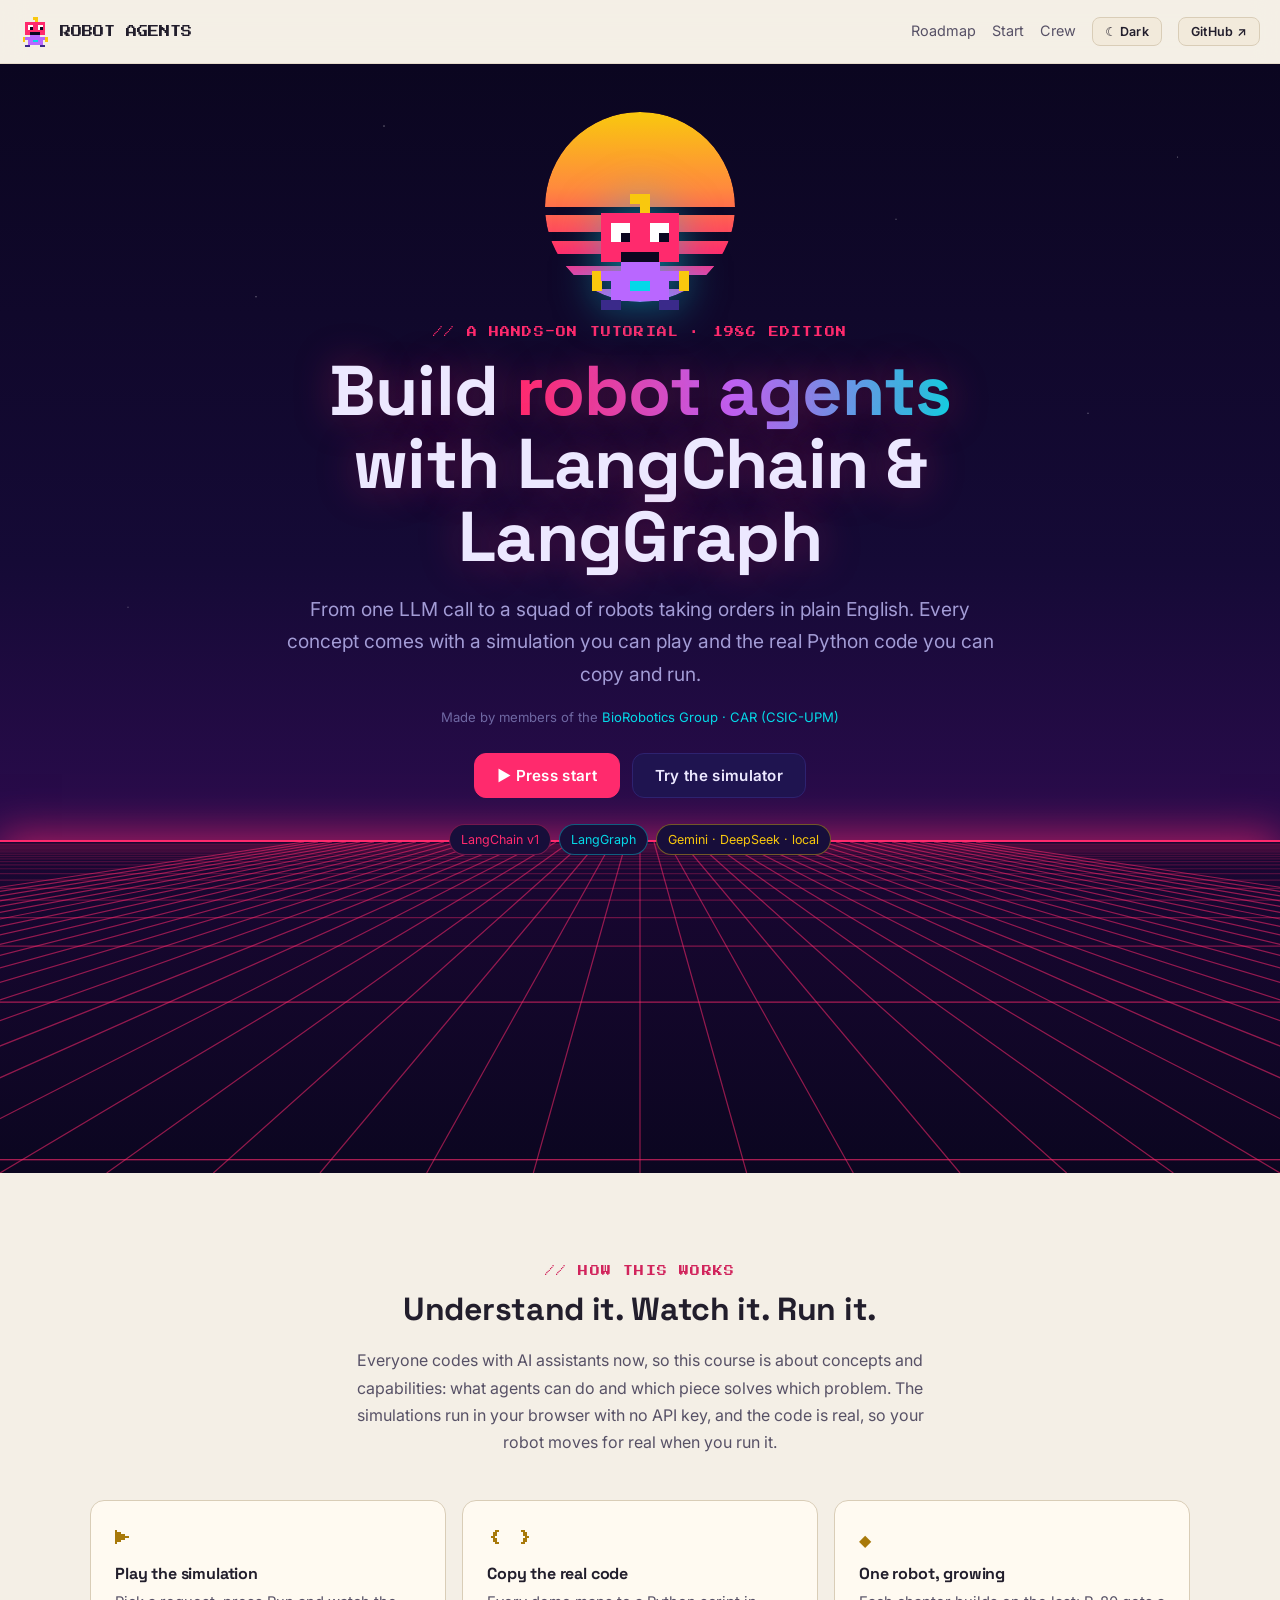
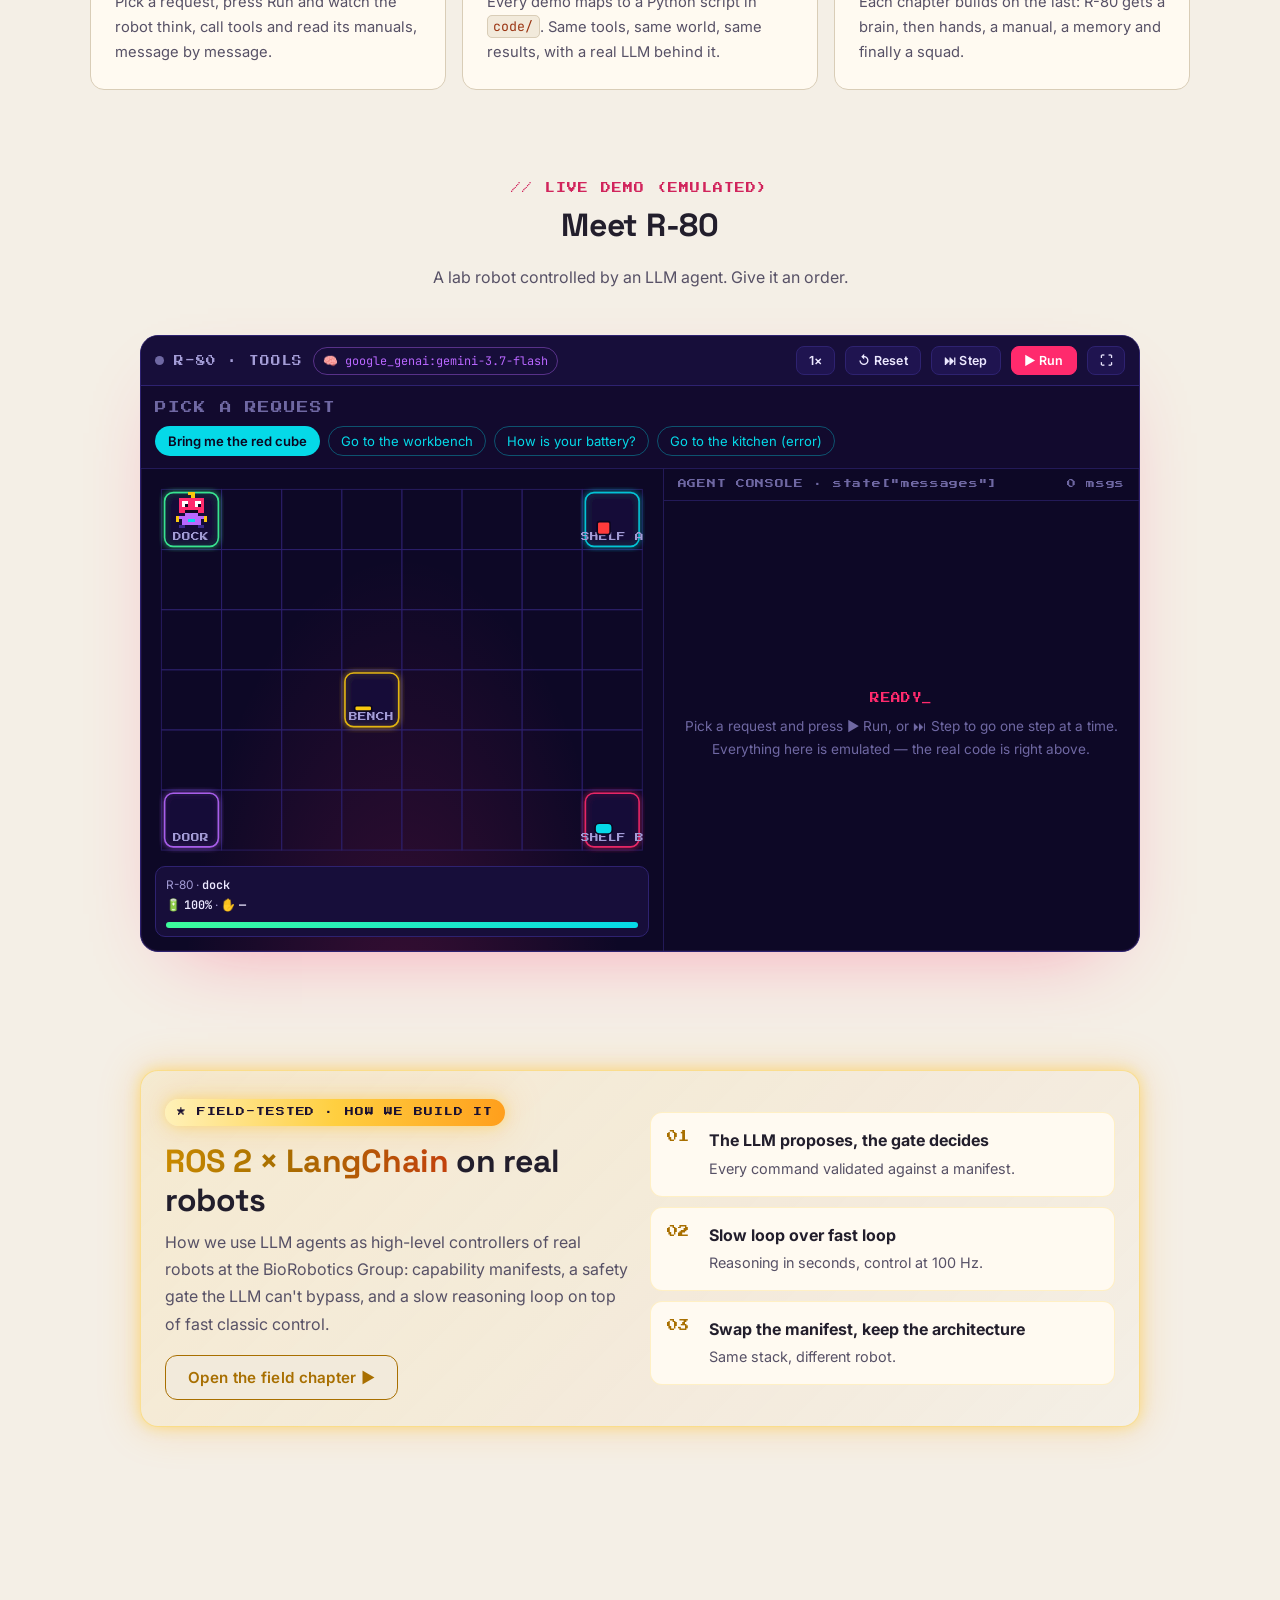
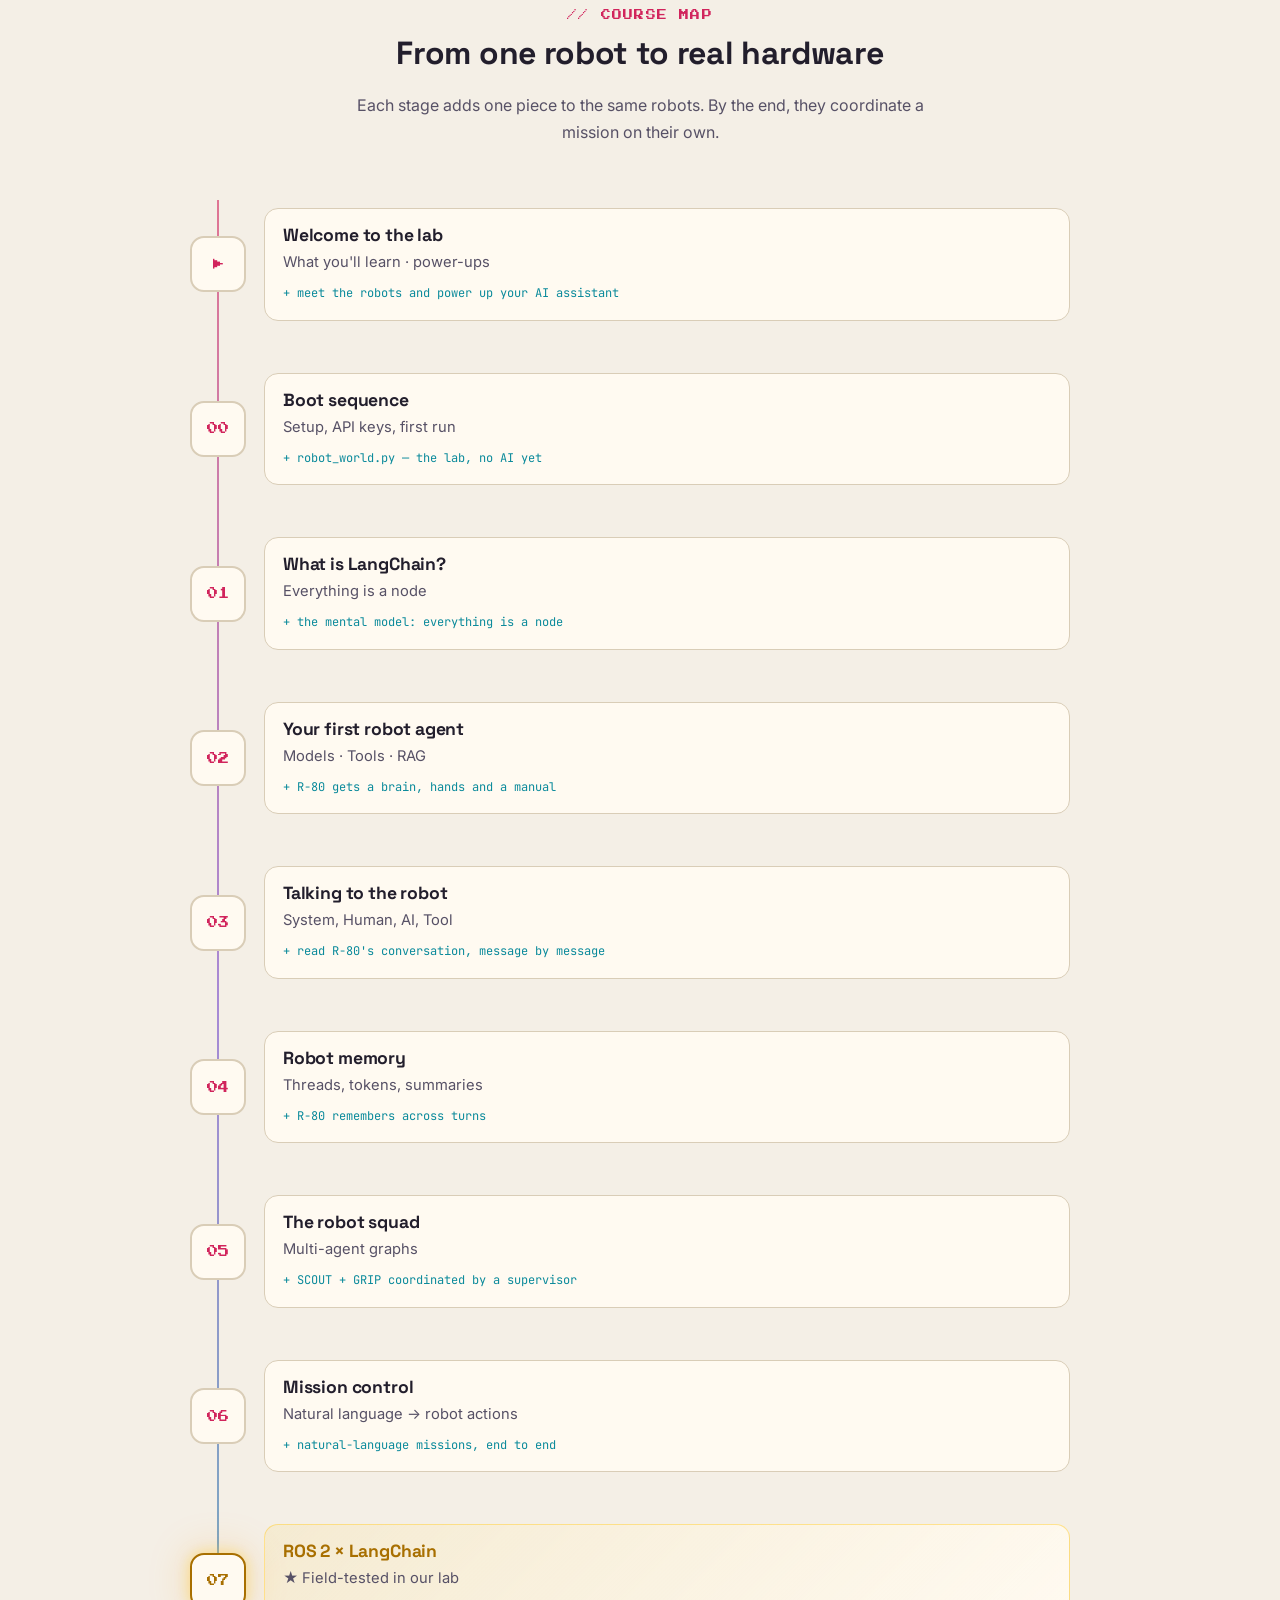
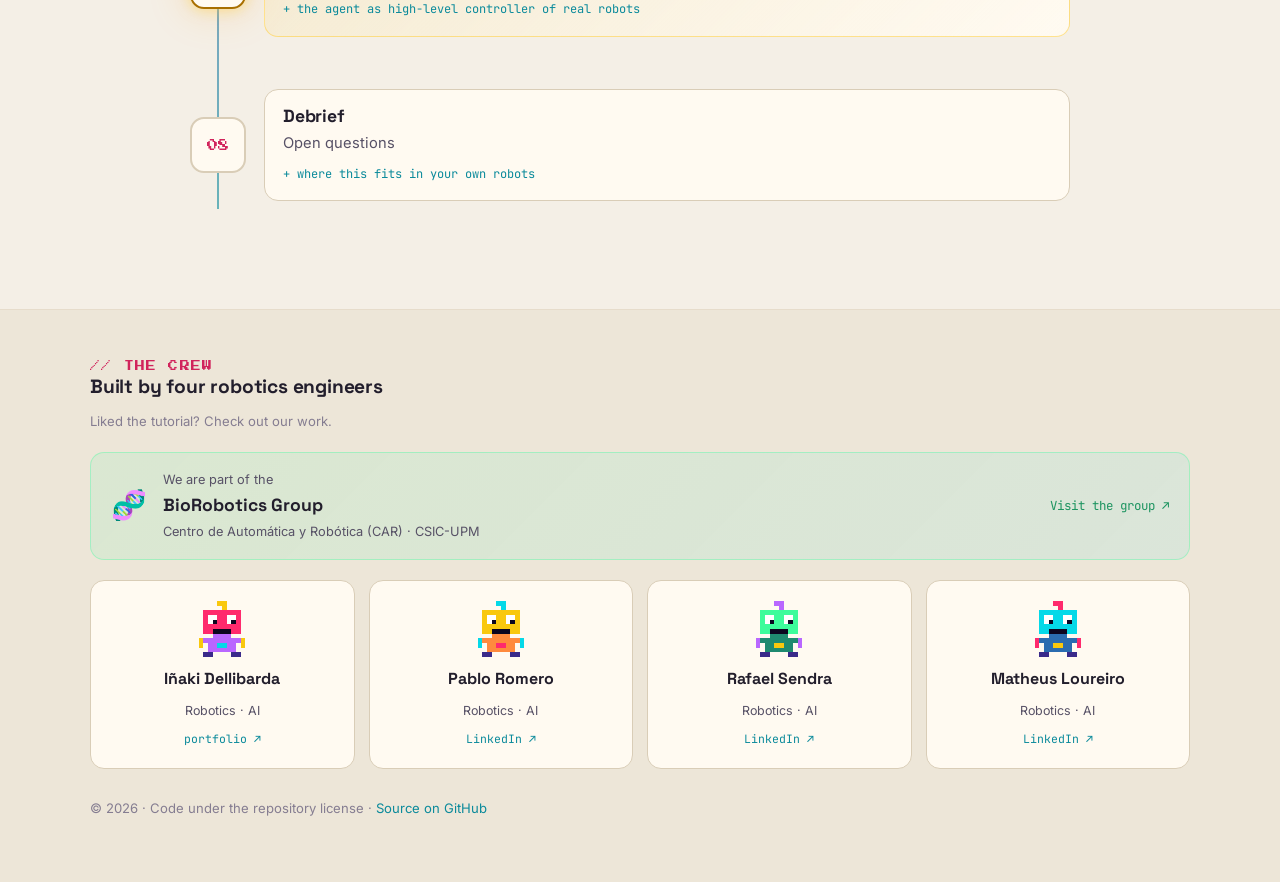
<file: index.html>
<!doctype html>
<html lang="en">
<head>
  <meta charset="utf-8">
  <meta name="viewport" content="width=device-width, initial-scale=1">
  <title>Robot Agents · LangChain & LangGraph</title>
  <meta name="description" content="A hands-on, robot-themed tutorial to build LLM agents with LangChain and LangGraph: models, tools, RAG, memory and multi-agent systems. Interactive simulations plus real, runnable code.">
  <meta property="og:title" content="Robot Agents · LangChain & LangGraph">
  <meta property="og:description" content="Build LLM agents that drive robots. Interactive, retro and fully runnable.">
  <link rel="icon" href="assets/img/favicon.svg">
  <link rel="preconnect" href="https://fonts.googleapis.com">
  <link rel="preconnect" href="https://fonts.gstatic.com" crossorigin>
  <link href="https://fonts.googleapis.com/css2?family=Inter:wght@400;500;600&family=JetBrains+Mono:wght@400;600&family=Press+Start+2P&family=Space+Grotesk:wght@500;700&display=swap" rel="stylesheet">
  <link rel="stylesheet" href="assets/css/theme.css">
  <script>try{if(localStorage.getItem("robot-agents-theme")==="dark")document.documentElement.dataset.theme="dark"}catch(e){}</script>
</head>
<body data-root=".">
  <header id="topbar"></header>

  <!-- ============================== HERO ============================== -->
  <section class="hero">
    <div class="stars"></div>
    <canvas class="floor" aria-hidden="true"></canvas>
    <div class="inner">
      <div class="emblem"><div class="sun"></div><div class="hero-robot" data-sprite="pink"></div></div>
      <div class="eyebrow" style="margin-top:22px">// A HANDS-ON TUTORIAL · 1986 EDITION</div>
      <h1>Build <span class="grad-text">robot agents</span><br>with LangChain &amp; LangGraph</h1>
      <p class="lead">From one LLM call to a squad of robots taking orders in plain English. Every concept comes with a
        simulation you can play and the real Python code you can copy and run.</p>
      <p class="footer-note" style="margin:-12px 0 24px">Made by members of the <a href="https://biorobotics.car.upm-csic.es/" target="_blank" rel="noopener">BioRobotics Group · CAR (CSIC-UPM)</a></p>
      <div class="cta">
        <a class="btn primary big" href="chapters/welcome.html">▶ Press start</a>
        <a class="btn big" href="#demo">Try the simulator</a>
      </div>
      <div class="badge-row">
        <span class="chip pink">LangChain v1</span>
        <span class="chip cyan">LangGraph</span>
        <span class="chip yellow">Gemini · DeepSeek · local</span>
      </div>
    </div>
  </section>

  <!-- ============================== HOW IT WORKS ============================== -->
  <section class="section">
    <div class="inner">
      <div class="section-title">
        <div class="eyebrow">// HOW THIS WORKS</div>
        <h2>Understand it. Watch it. Run it.</h2>
        <p>Everyone codes with AI assistants now, so this course is about concepts and capabilities: what agents can do and which piece solves which problem. The simulations run in your browser with no API key, and the code is real, so your robot moves for real when you run it.</p>
      </div>
      <div class="feature-grid">
        <div class="feature"><div class="ico">▶</div><h4>Play the simulation</h4><p>Pick a request, press Run and watch the robot think, call tools and read its manuals, message by message.</p></div>
        <div class="feature"><div class="ico">{ }</div><h4>Copy the real code</h4><p>Every demo maps to a Python script in <code>code/</code>. Same tools, same world, same results, with a real LLM behind it.</p></div>
        <div class="feature"><div class="ico">◆</div><h4>One robot, growing</h4><p>Each chapter builds on the last: R-80 gets a brain, then hands, a manual, a memory and finally a squad.</p></div>
      </div>
    </div>
  </section>

  <!-- ============================== DEMO ============================== -->
  <section class="section" id="demo" style="padding-top:0">
    <div class="inner" style="max-width:1000px">
      <div class="section-title">
        <div class="eyebrow">// LIVE DEMO (EMULATED)</div>
        <h2>Meet R-80</h2>
        <p>A lab robot controlled by an LLM agent. Give it an order.</p>
      </div>
      <div class="sim" id="sim-landing" data-scenario="ch2b-tools"></div>
    </div>
  </section>

  <!-- ============================== GOLD: FIELD CHAPTER ============================== -->
  <section class="section" style="padding-top:0">
    <div class="inner" style="max-width:1000px">
      <div class="gold-frame split">
        <div>
          <span class="gold-badge">★ FIELD-TESTED · HOW WE BUILD IT</span>
          <h2 style="margin:16px 0 10px"><span class="gold-text">ROS 2 × LangChain</span> on real robots</h2>
          <p style="color:var(--muted)">How we use LLM agents as high-level controllers of real robots at the BioRobotics Group: capability manifests, a safety gate the LLM can't bypass, and a slow reasoning loop on top of fast classic control.</p>
          <a class="btn big" href="chapters/07-ros2-field.html" style="border-color:var(--gold);color:var(--gold)">Open the field chapter ▶</a>
        </div>
        <ul class="lesson-list" style="margin:0">
          <li><strong>The LLM proposes, the gate decides</strong><span>Every command validated against a manifest.</span></li>
          <li><strong>Slow loop over fast loop</strong><span>Reasoning in seconds, control at 100 Hz.</span></li>
          <li><strong>Swap the manifest, keep the architecture</strong><span>Same stack, different robot.</span></li>
        </ul>
      </div>
    </div>
  </section>

  <!-- ============================== ROADMAP ============================== -->
  <section class="section" id="roadmap">
    <div class="inner" style="max-width:900px">
      <div class="section-title">
        <div class="eyebrow">// COURSE MAP</div>
        <h2>From one robot to real hardware</h2>
        <p>Each stage adds one piece to the same robots. By the end, they coordinate a mission on their own.</p>
      </div>
      <div class="roadmap" id="roadmap-list"></div>
    </div>
  </section>

  <footer id="footer"></footer>

  <script src="assets/js/site.js"></script>
  <script src="assets/js/scenarios.js"></script>
  <script src="assets/js/sim.js"></script>
  <script>
    // synthwave floor: lines converge to a vanishing point and scroll toward the viewer
    (() => {
      const cv = document.querySelector(".hero .floor"), ctx = cv.getContext("2d");
      const still = matchMedia("(prefers-reduced-motion: reduce)").matches;
      let t = 0;
      function frame() {
        const dpr = devicePixelRatio || 1, w = cv.clientWidth, h = cv.clientHeight;
        if (cv.width !== w * dpr || cv.height !== h * dpr) { cv.width = w * dpr; cv.height = h * dpr; }
        ctx.setTransform(dpr, 0, 0, dpr, 0, 0);
        ctx.clearRect(0, 0, w, h);
        ctx.lineWidth = 1.2;
        const vx = w / 2;
        for (let i = -24; i <= 24; i++) {            // vertical lines
          ctx.strokeStyle = "rgba(255,42,109,.55)";
          ctx.beginPath(); ctx.moveTo(vx + i * 14, 0); ctx.lineTo(vx + i * (w / 12), h); ctx.stroke();
        }
        for (let k = 1; k < 26; k++) {               // horizontal lines, perspective spaced
          const d = k - (t % 1), y = h * (1.1 / d) - h * 0.04;
          if (y < 0 || y > h) continue;
          ctx.strokeStyle = `rgba(255,42,109,${Math.min(0.85, y / h + 0.15)})`;
          ctx.beginPath(); ctx.moveTo(0, y); ctx.lineTo(w, y); ctx.stroke();
        }
        if (!still) { t += 0.012; requestAnimationFrame(frame); }
      }
      frame();
    })();

    document.getElementById("roadmap-list").innerHTML = CHAPTERS.map((c) => `
      <a class="stage ${c.gold ? "gold" : ""}" href="chapters/${c.slug}.html">
        <span class="dot">${c.num}</span>
        <span class="body"><h4>${c.title}</h4><p>${c.sub}</p><div class="builds">+ ${c.builds}</div></span>
      </a>`).join("");
  </script>
</body>
</html>
</file>
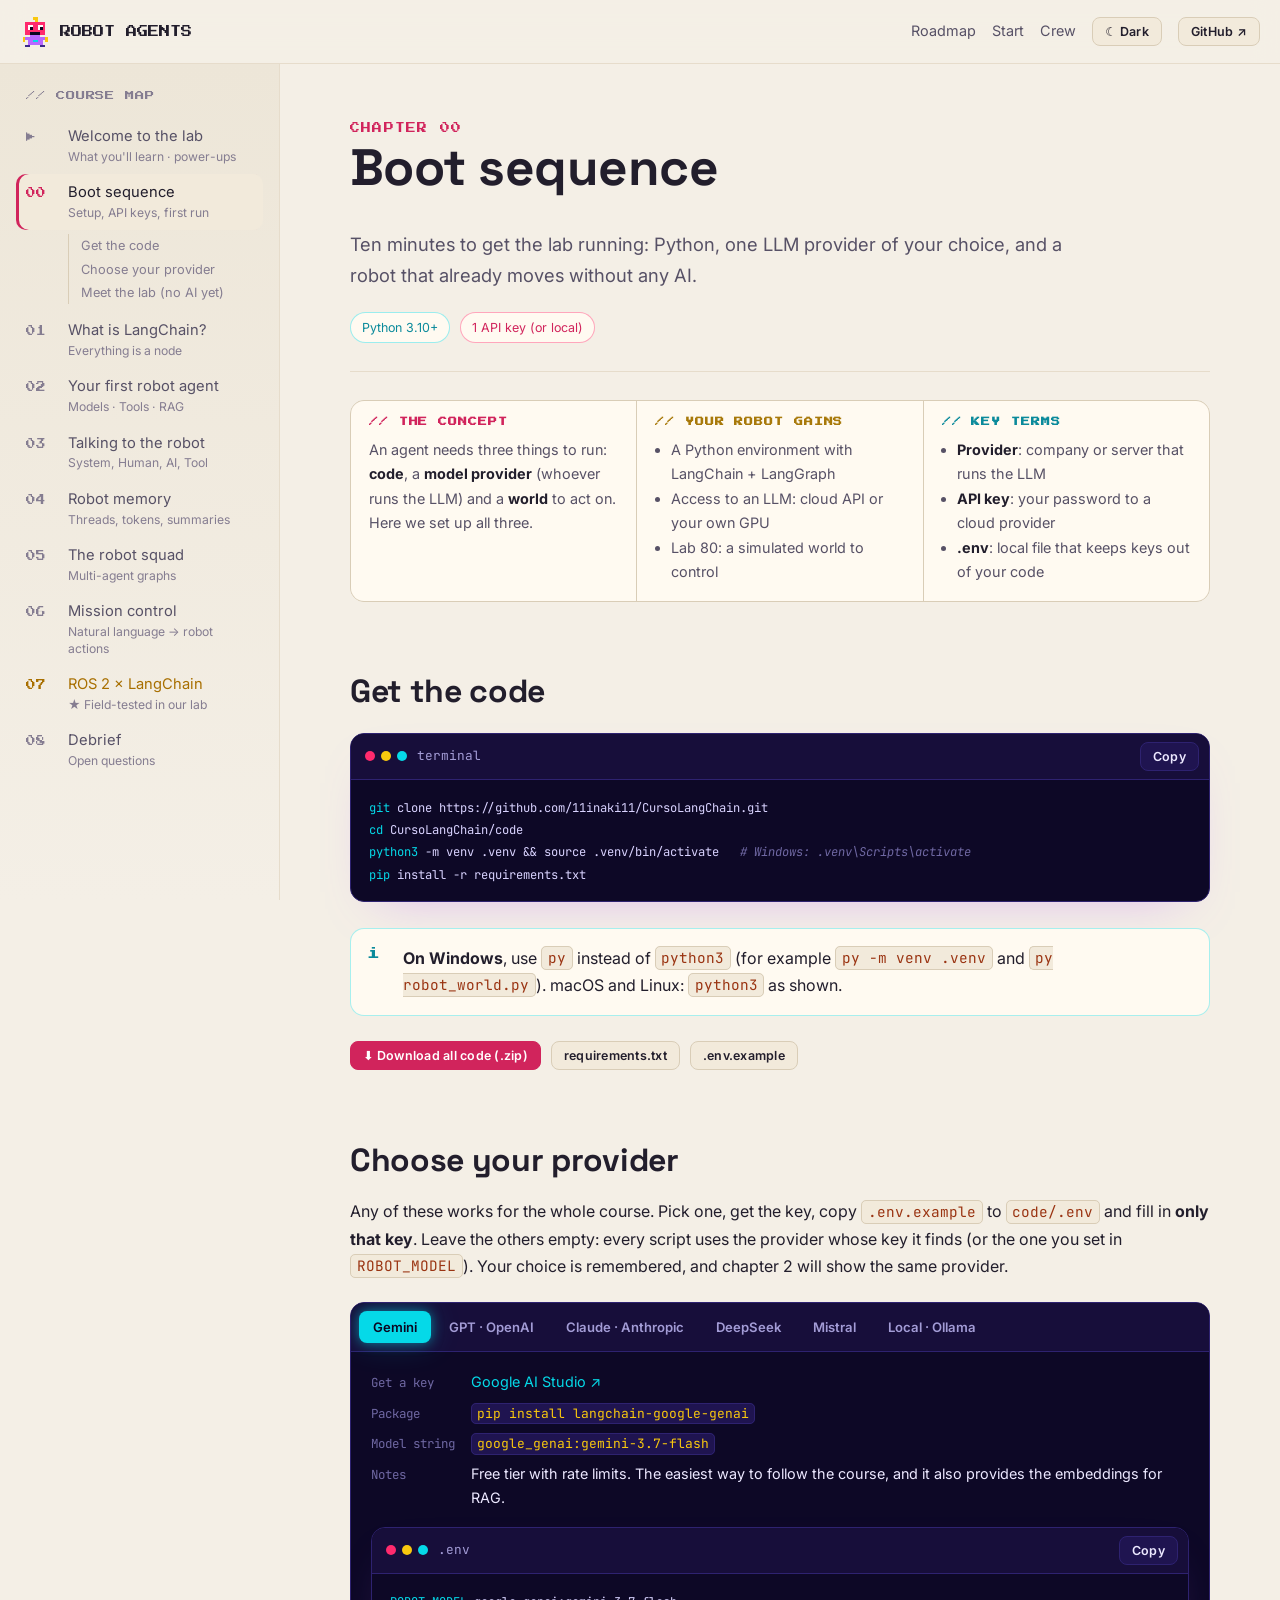
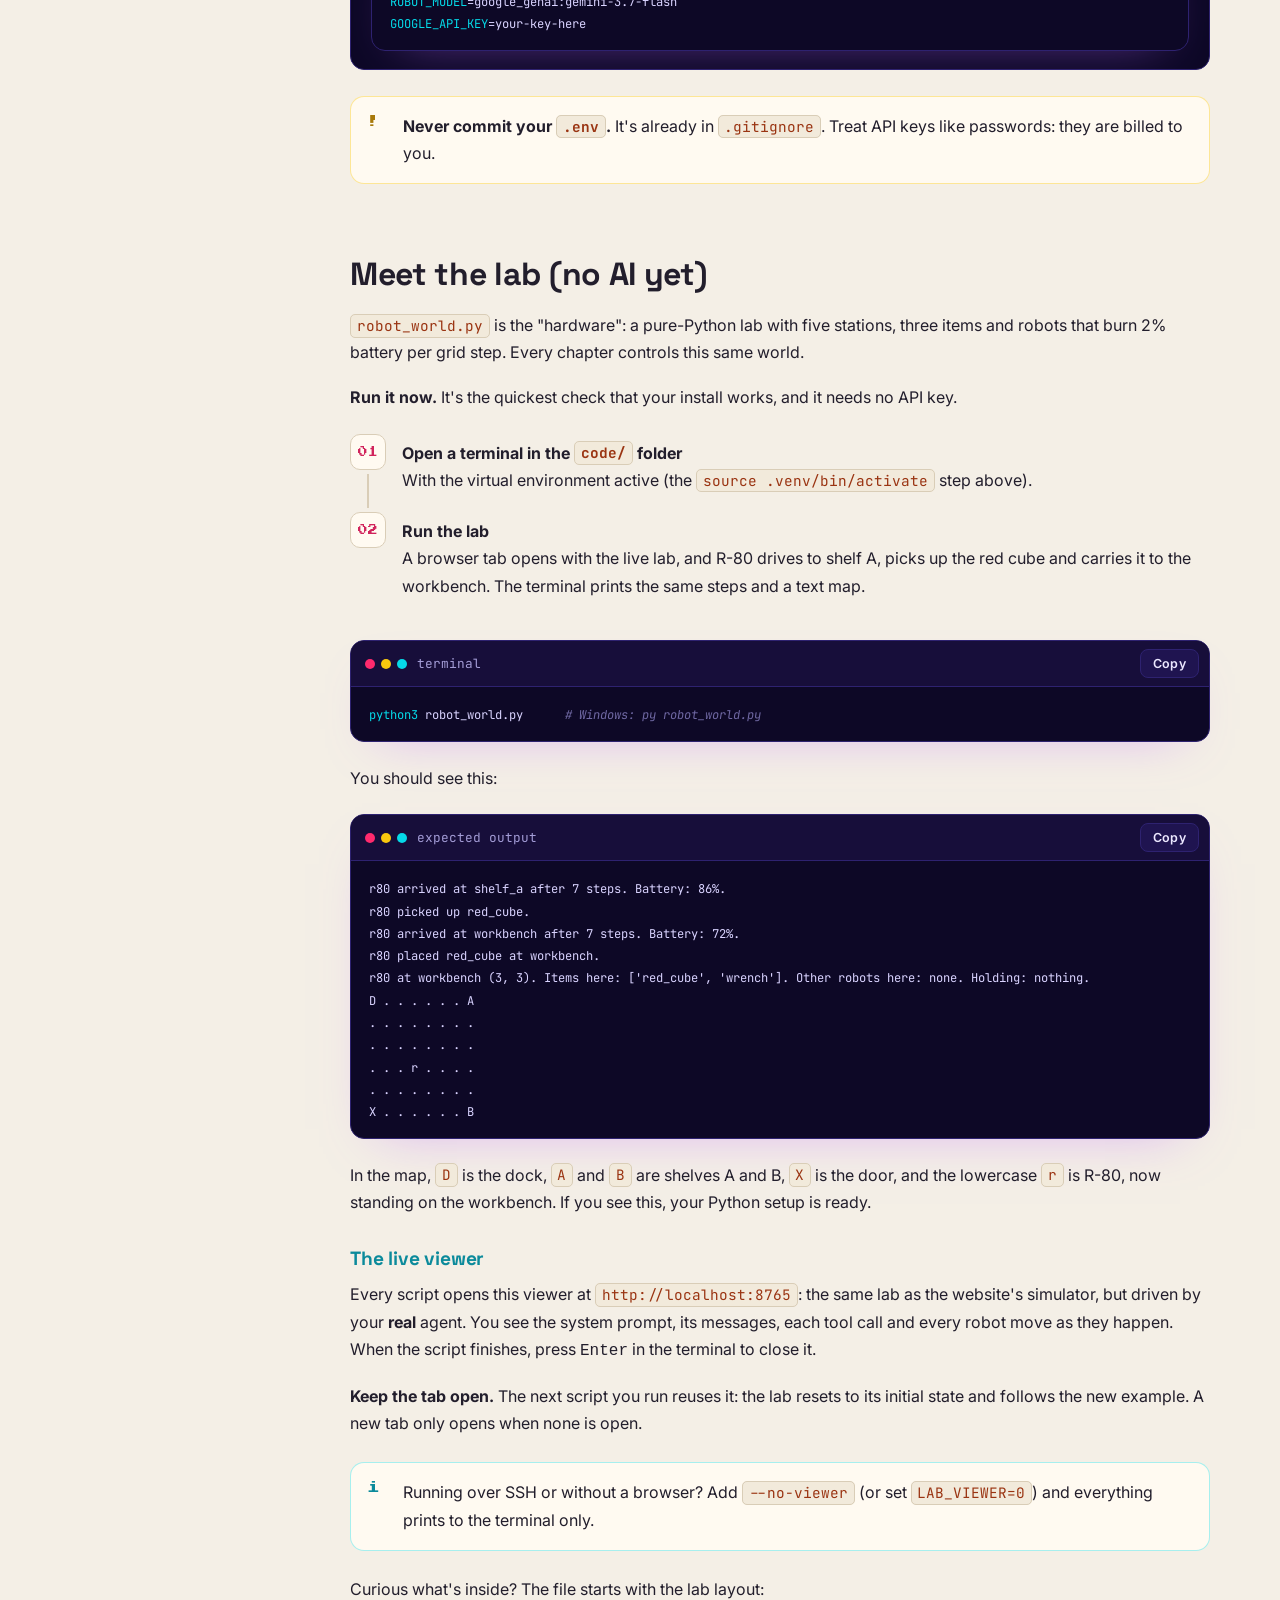
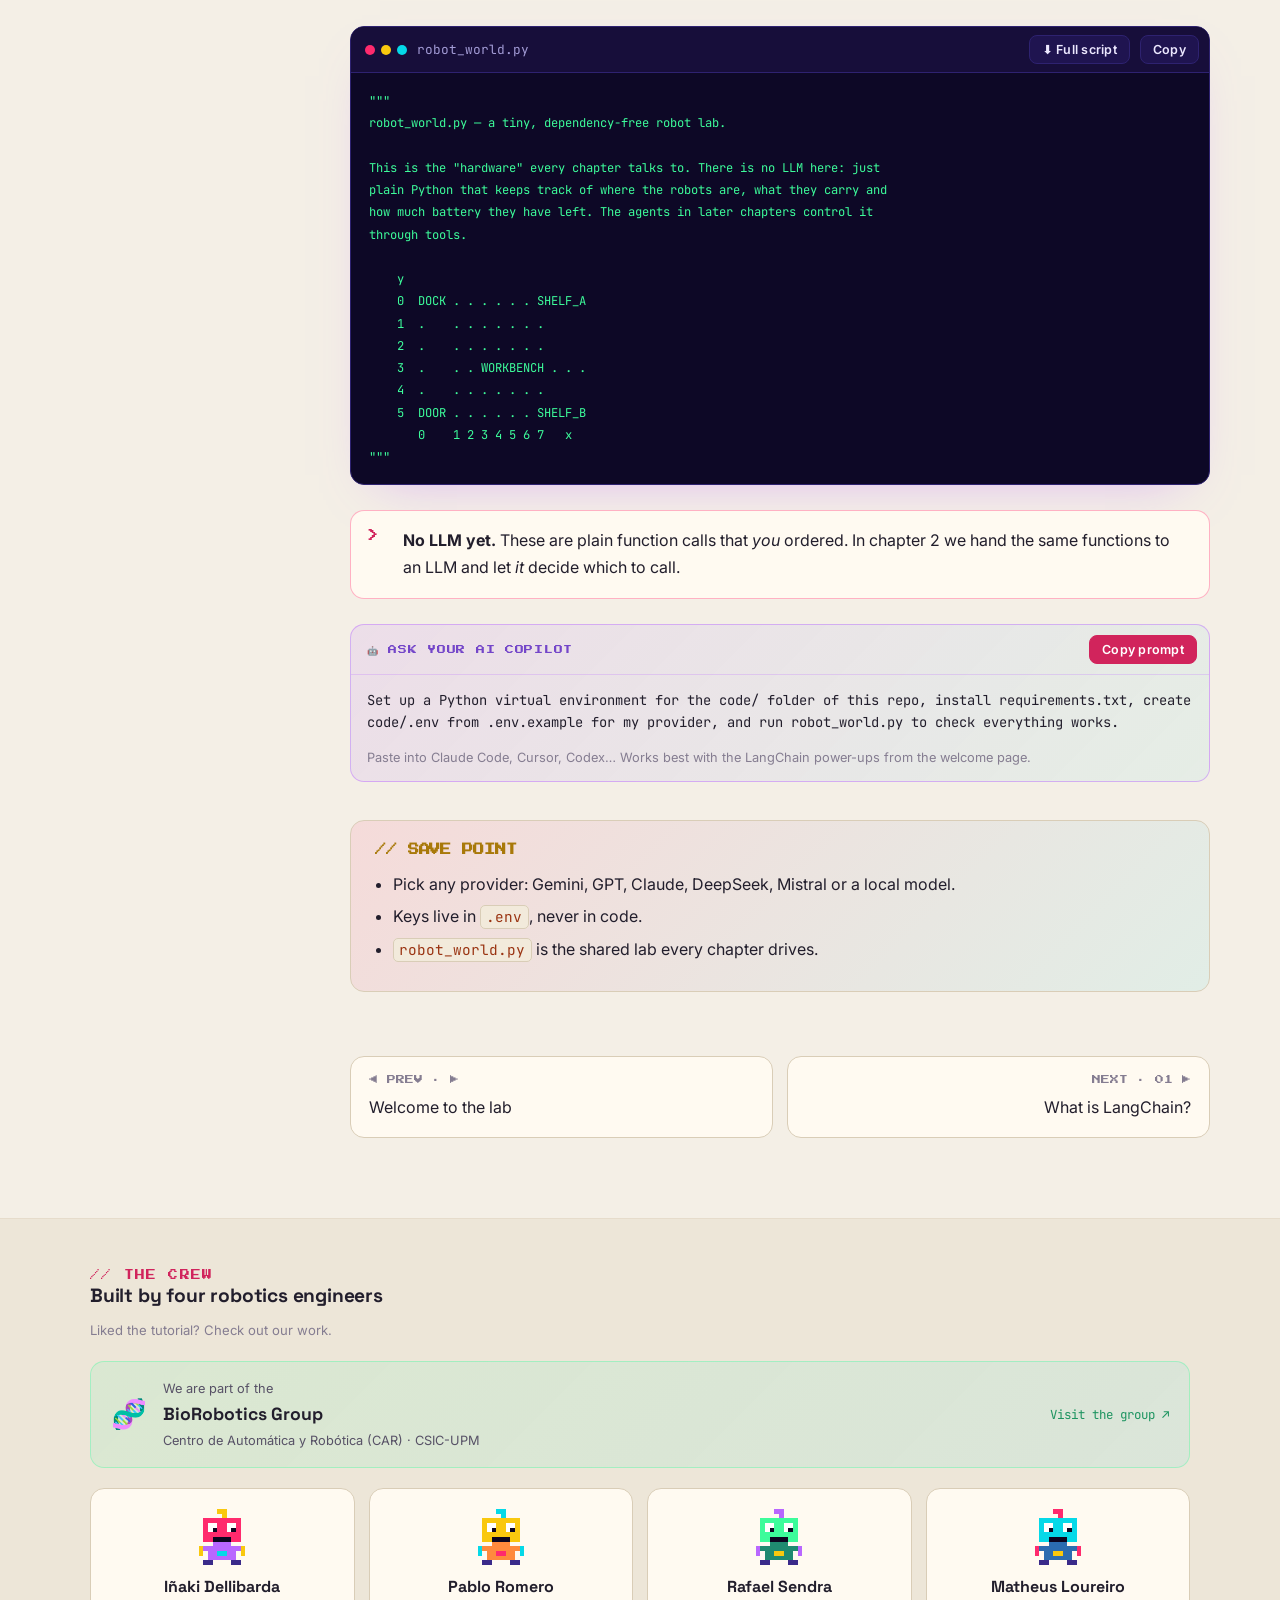
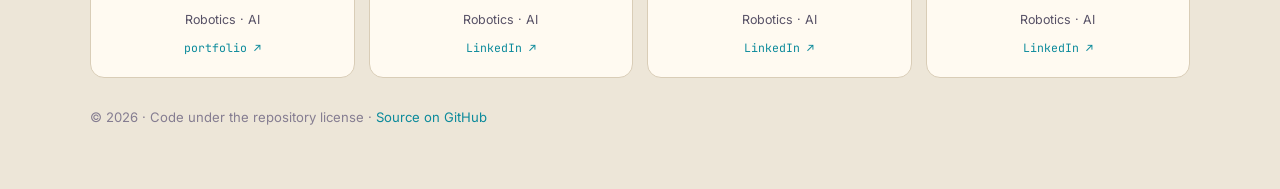
<file: chapters/00-setup.html>
<!doctype html>
<html lang="en">
<head>
  <meta charset="utf-8">
  <meta name="viewport" content="width=device-width, initial-scale=1">
  <title>Boot sequence · Robot Agents</title>
  <meta name="description" content="Set up Python, choose an LLM provider (Gemini, OpenAI, Claude, DeepSeek, Mistral or local Ollama) and run the robot lab.">
  <link rel="icon" href="../assets/img/favicon.svg">
  <link rel="preconnect" href="https://fonts.googleapis.com">
  <link rel="preconnect" href="https://fonts.gstatic.com" crossorigin>
  <link href="https://fonts.googleapis.com/css2?family=Inter:wght@400;500;600&family=JetBrains+Mono:wght@400;600&family=Press+Start+2P&family=Space+Grotesk:wght@500;700&display=swap" rel="stylesheet">
  <link rel="stylesheet" href="../assets/css/theme.css">
  <script>try{if(localStorage.getItem("robot-agents-theme")==="dark")document.documentElement.dataset.theme="dark"}catch(e){}</script>
</head>
<body data-root=".." data-chapter="00-setup">
  <header id="topbar"></header>
  <div class="layout">
    <nav class="sidebar" id="sidebar"></nav>
    <main class="content">
      <div class="content-inner">

<header class="chapter-head">
  <h1>Boot sequence</h1>
  <p class="lead">Ten minutes to get the lab running: Python, one LLM provider of your choice, and a robot that already moves without any AI.</p>
  <div class="meta"><span class="chip cyan">Python 3.10+</span><span class="chip pink">1 API key (or local)</span></div>
</header>

<div class="briefing">
  <div><h4>// THE CONCEPT</h4><p>An agent needs three things to run: <strong>code</strong>, a <strong>model provider</strong> (whoever runs the LLM) and a <strong>world</strong> to act on. Here we set up all three.</p></div>
  <div><h4>// YOUR ROBOT GAINS</h4><ul><li>A Python environment with LangChain + LangGraph</li><li>Access to an LLM: cloud API or your own GPU</li><li>Lab 80: a simulated world to control</li></ul></div>
  <div><h4>// KEY TERMS</h4><ul><li><strong>Provider</strong>: company or server that runs the LLM</li><li><strong>API key</strong>: your password to a cloud provider</li><li><strong>.env</strong>: local file that keeps keys out of your code</li></ul></div>
</div>

<h2 id="get-the-code">Get the code</h2>
<div class="code" data-file="terminal"><pre><code class="lang-bash">git clone https://github.com/11inaki11/CursoLangChain.git
cd CursoLangChain/code
python3 -m venv .venv &amp;&amp; source .venv/bin/activate   # Windows: .venv\Scripts\activate
pip install -r requirements.txt</code></pre></div>
<div class="callout tip"><p><strong>On Windows</strong>, use <code>py</code> instead of <code>python3</code> (for example <code>py -m venv .venv</code> and <code>py robot_world.py</code>). macOS and Linux: <code>python3</code> as shown.</p></div>
<div class="download-row">
  <a class="btn primary" href="https://github.com/11inaki11/CursoLangChain/archive/refs/heads/main.zip">⬇ Download all code (.zip)</a>
  <a class="btn" href="../code/requirements.txt" download>requirements.txt</a>
  <a class="btn" href="../code/.env.example" download>.env.example</a>
</div>

<h2 id="api-keys">Choose your provider</h2>
<p>Any of these works for the whole course. Pick one, get the key, copy <code>.env.example</code> to <code>code/.env</code> and fill in <strong>only that key</strong>. Leave the others empty: every script uses the provider whose key it finds (or the one you set in <code>ROBOT_MODEL</code>). Your choice is remembered, and chapter 2 will show the same provider.</p>
<div class="tabs" data-group="provider"><div class="tab-panel" data-tab="Gemini"><dl class="kv">
  <dt>Get a key</dt><dd><a href="https://aistudio.google.com/apikey" target="_blank" rel="noopener">Google AI Studio ↗</a></dd>
  <dt>Package</dt><dd><code>pip install langchain-google-genai</code></dd>
  <dt>Model string</dt><dd><code>google_genai:gemini-3.7-flash</code></dd>
  <dt>Notes</dt><dd>Free tier with rate limits. The easiest way to follow the course, and it also provides the embeddings for RAG.</dd>
</dl>
<div class="code" data-file=".env"><pre><code class="lang-bash">ROBOT_MODEL=google_genai:gemini-3.7-flash
GOOGLE_API_KEY=your-key-here</code></pre></div></div><div class="tab-panel" data-tab="GPT · OpenAI"><dl class="kv">
  <dt>Get a key</dt><dd><a href="https://platform.openai.com/api-keys" target="_blank" rel="noopener">OpenAI Platform ↗</a></dd>
  <dt>Package</dt><dd><code>pip install langchain-openai</code></dd>
  <dt>Model string</dt><dd><code>openai:gpt-5.5</code></dd>
  <dt>Notes</dt><dd>Pay as you go with prepaid credits. Also offers embeddings for RAG.</dd>
</dl>
<div class="code" data-file=".env"><pre><code class="lang-bash">ROBOT_MODEL=openai:gpt-5.5
OPENAI_API_KEY=your-key-here</code></pre></div></div><div class="tab-panel" data-tab="Claude · Anthropic"><dl class="kv">
  <dt>Get a key</dt><dd><a href="https://console.anthropic.com/settings/keys" target="_blank" rel="noopener">Anthropic Console ↗</a></dd>
  <dt>Package</dt><dd><code>pip install langchain-anthropic</code></dd>
  <dt>Model string</dt><dd><code>anthropic:claude-sonnet-5</code></dd>
  <dt>Notes</dt><dd>Pay as you go. No embeddings API: RAG (chapter 2c) falls back to a local keyword search unless you set EMBEDDINGS_MODEL.</dd>
</dl>
<div class="code" data-file=".env"><pre><code class="lang-bash">ROBOT_MODEL=anthropic:claude-sonnet-5
ANTHROPIC_API_KEY=your-key-here</code></pre></div></div><div class="tab-panel" data-tab="DeepSeek"><dl class="kv">
  <dt>Get a key</dt><dd><a href="https://platform.deepseek.com/api_keys" target="_blank" rel="noopener">DeepSeek Platform ↗</a></dd>
  <dt>Package</dt><dd><code>pip install langchain-deepseek</code></dd>
  <dt>Model string</dt><dd><code>deepseek:deepseek-chat</code></dd>
  <dt>Notes</dt><dd>Pay as you go, with a very low price per token. No embeddings API: RAG (chapter 2c) falls back to a local keyword search unless you set EMBEDDINGS_MODEL.</dd>
</dl>
<div class="code" data-file=".env"><pre><code class="lang-bash">ROBOT_MODEL=deepseek:deepseek-chat
DEEPSEEK_API_KEY=your-key-here</code></pre></div></div><div class="tab-panel" data-tab="Mistral"><dl class="kv">
  <dt>Get a key</dt><dd><a href="https://console.mistral.ai/api-keys" target="_blank" rel="noopener">Mistral console ↗</a></dd>
  <dt>Package</dt><dd><code>pip install langchain-mistralai</code></dd>
  <dt>Model string</dt><dd><code>mistralai:mistral-large-latest</code></dd>
  <dt>Notes</dt><dd>European provider. Check its pricing page for the current plans.</dd>
</dl>
<div class="code" data-file=".env"><pre><code class="lang-bash">ROBOT_MODEL=mistralai:mistral-large-latest
MISTRAL_API_KEY=your-key-here</code></pre></div></div><div class="tab-panel" data-tab="Local · Ollama"><dl class="kv">
  <dt>Install</dt><dd><a href="https://ollama.com/download" target="_blank" rel="noopener">ollama.com ↗</a> then <code>ollama pull qwen3:8b</code></dd>
  <dt>Package</dt><dd><code>pip install langchain-ollama</code></dd>
  <dt>Model string</dt><dd><code>ollama:qwen3:8b</code></dd>
  <dt>Notes</dt><dd>No key and no per-call cost: runs on your laptop or your own GPU server. Pick a model with good tool calling.</dd>
</dl>
<div class="code" data-file=".env"><pre><code class="lang-bash">ROBOT_MODEL=ollama:qwen3:8b
OLLAMA_BASE_URL=http://localhost:11434</code></pre></div><div class="code" data-file="ssh tunnel"><pre><code class="lang-bash"># Model on a remote GPU box? Tunnel its port to your laptop:
ssh -N -L 11434:localhost:11434 user@gpu-server</code></pre></div></div></div>
<div class="callout warn"><p><strong>Never commit your <code>.env</code>.</strong> It's already in <code>.gitignore</code>. Treat API keys like passwords: they are billed to you.</p></div>

<h2 id="the-lab">Meet the lab (no AI yet)</h2>
<p><code>robot_world.py</code> is the "hardware": a pure-Python lab with five stations, three items and robots that burn 2% battery per grid step. Every chapter controls this same world.</p>
<p><strong>Run it now.</strong> It's the quickest check that your install works, and it needs no API key.</p>
<ol class="steps">
  <li><strong>Open a terminal in the <code>code/</code> folder</strong>With the virtual environment active (the <code>source .venv/bin/activate</code> step above).</li>
  <li><strong>Run the lab</strong>A browser tab opens with the live lab, and R-80 drives to shelf A, picks up the red cube and carries it to the workbench. The terminal prints the same steps and a text map.</li>
</ol>
<div class="code" data-file="terminal"><pre><code class="lang-bash">python3 robot_world.py      # Windows: py robot_world.py</code></pre></div>
<p>You should see this:</p>
<div class="code" data-file="expected output"><pre><code class="lang-text">r80 arrived at shelf_a after 7 steps. Battery: 86%.
r80 picked up red_cube.
r80 arrived at workbench after 7 steps. Battery: 72%.
r80 placed red_cube at workbench.
r80 at workbench (3, 3). Items here: ['red_cube', 'wrench']. Other robots here: none. Holding: nothing.
D . . . . . . A
. . . . . . . .
. . . . . . . .
. . . r . . . .
. . . . . . . .
X . . . . . . B</code></pre></div>
<p>In the map, <code>D</code> is the dock, <code>A</code> and <code>B</code> are shelves A and B, <code>X</code> is the door, and the lowercase <code>r</code> is R-80, now standing on the workbench. If you see this, your Python setup is ready.</p>
<h3>The live viewer</h3>
<p>Every script opens this viewer at <code>http://localhost:8765</code>: the same lab as the website's simulator, but driven by your <strong>real</strong> agent. You see the system prompt, its messages, each tool call and every robot move as they happen. When the script finishes, press <kbd>Enter</kbd> in the terminal to close it.</p>
<p><strong>Keep the tab open.</strong> The next script you run reuses it: the lab resets to its initial state and follows the new example. A new tab only opens when none is open.</p>
<div class="callout tip"><p>Running over SSH or without a browser? Add <code>--no-viewer</code> (or set <code>LAB_VIEWER=0</code>) and everything prints to the terminal only.</p></div>
<p>Curious what's inside? The file starts with the lab layout:</p>
<div class="code" data-file="robot_world.py" data-download="code/robot_world.py"><pre><code class="lang-python">"""
robot_world.py — a tiny, dependency-free robot lab.

This is the "hardware" every chapter talks to. There is no LLM here: just
plain Python that keeps track of where the robots are, what they carry and
how much battery they have left. The agents in later chapters control it
through tools.

    y
    0  DOCK . . . . . . SHELF_A
    1  .    . . . . . . .
    2  .    . . . . . . .
    3  .    . . WORKBENCH . . .
    4  .    . . . . . . .
    5  DOOR . . . . . . SHELF_B
       0    1 2 3 4 5 6 7   x
"""</code></pre></div>
<div class="callout robot"><p><strong>No LLM yet.</strong> These are plain function calls that <em>you</em> ordered. In chapter 2 we hand the same functions to an LLM and let <em>it</em> decide which to call.</p></div>

<div class="prompt-box">
  <div class="prompt-head"><span class="pixel">🤖 ASK YOUR AI COPILOT</span></div>
  <div class="prompt-text">Set up a Python virtual environment for the code/ folder of this repo, install requirements.txt, create code/.env from .env.example for my provider, and run robot_world.py to check everything works.</div>
  <div class="credit">Paste into Claude Code, Cursor, Codex… Works best with the LangChain power-ups from the welcome page.</div>
</div>

<div class="takeaways"><h4>// SAVE POINT</h4><ul><li>Pick any provider: Gemini, GPT, Claude, DeepSeek, Mistral or a local model.</li><li>Keys live in <code>.env</code>, never in code.</li><li><code>robot_world.py</code> is the shared lab every chapter drives.</li></ul></div>

      </div>
    </main>
  </div>
  <footer id="footer"></footer>

  <script src="../assets/js/site.js"></script>
  <script src="../assets/js/scenarios.js"></script>
  <script src="../assets/js/sim.js"></script>
  <script src="../assets/js/diagram.js"></script>
  <script src="../assets/js/widgets.js"></script>
</body>
</html>
</file>
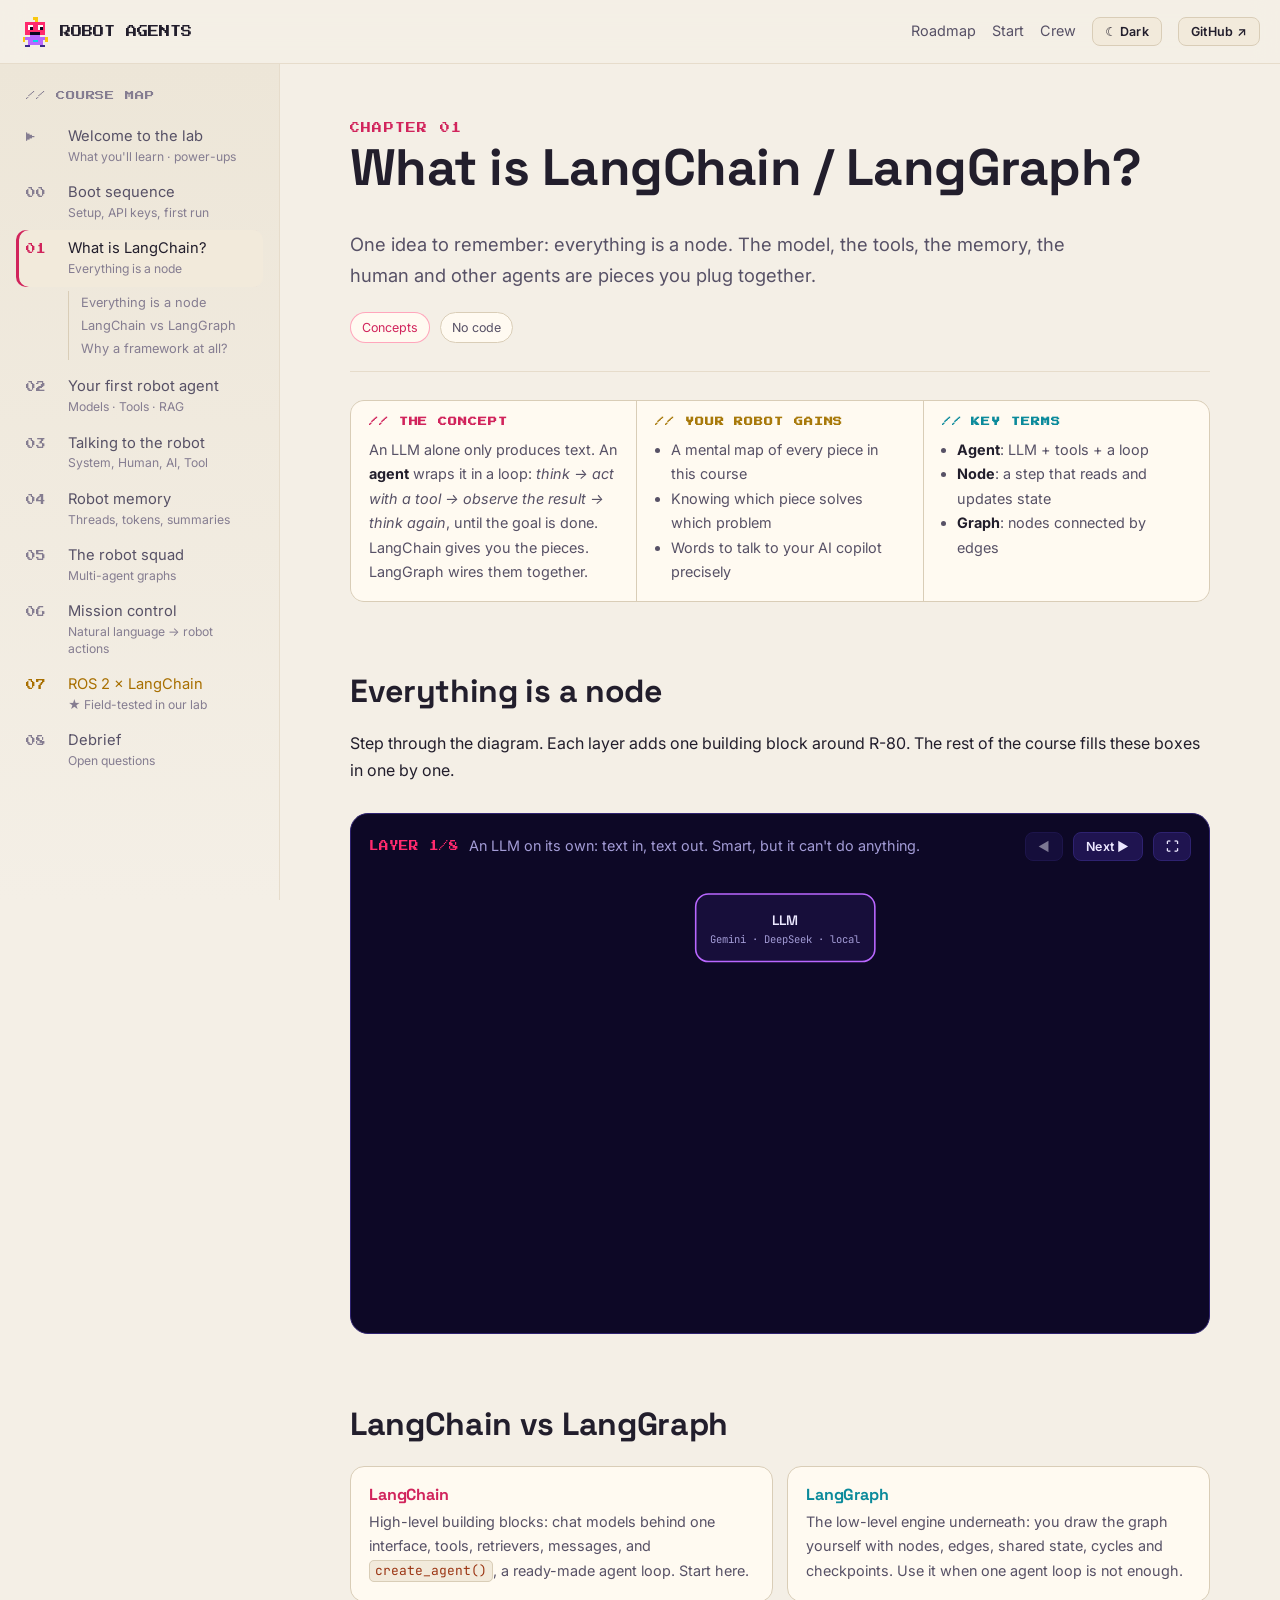
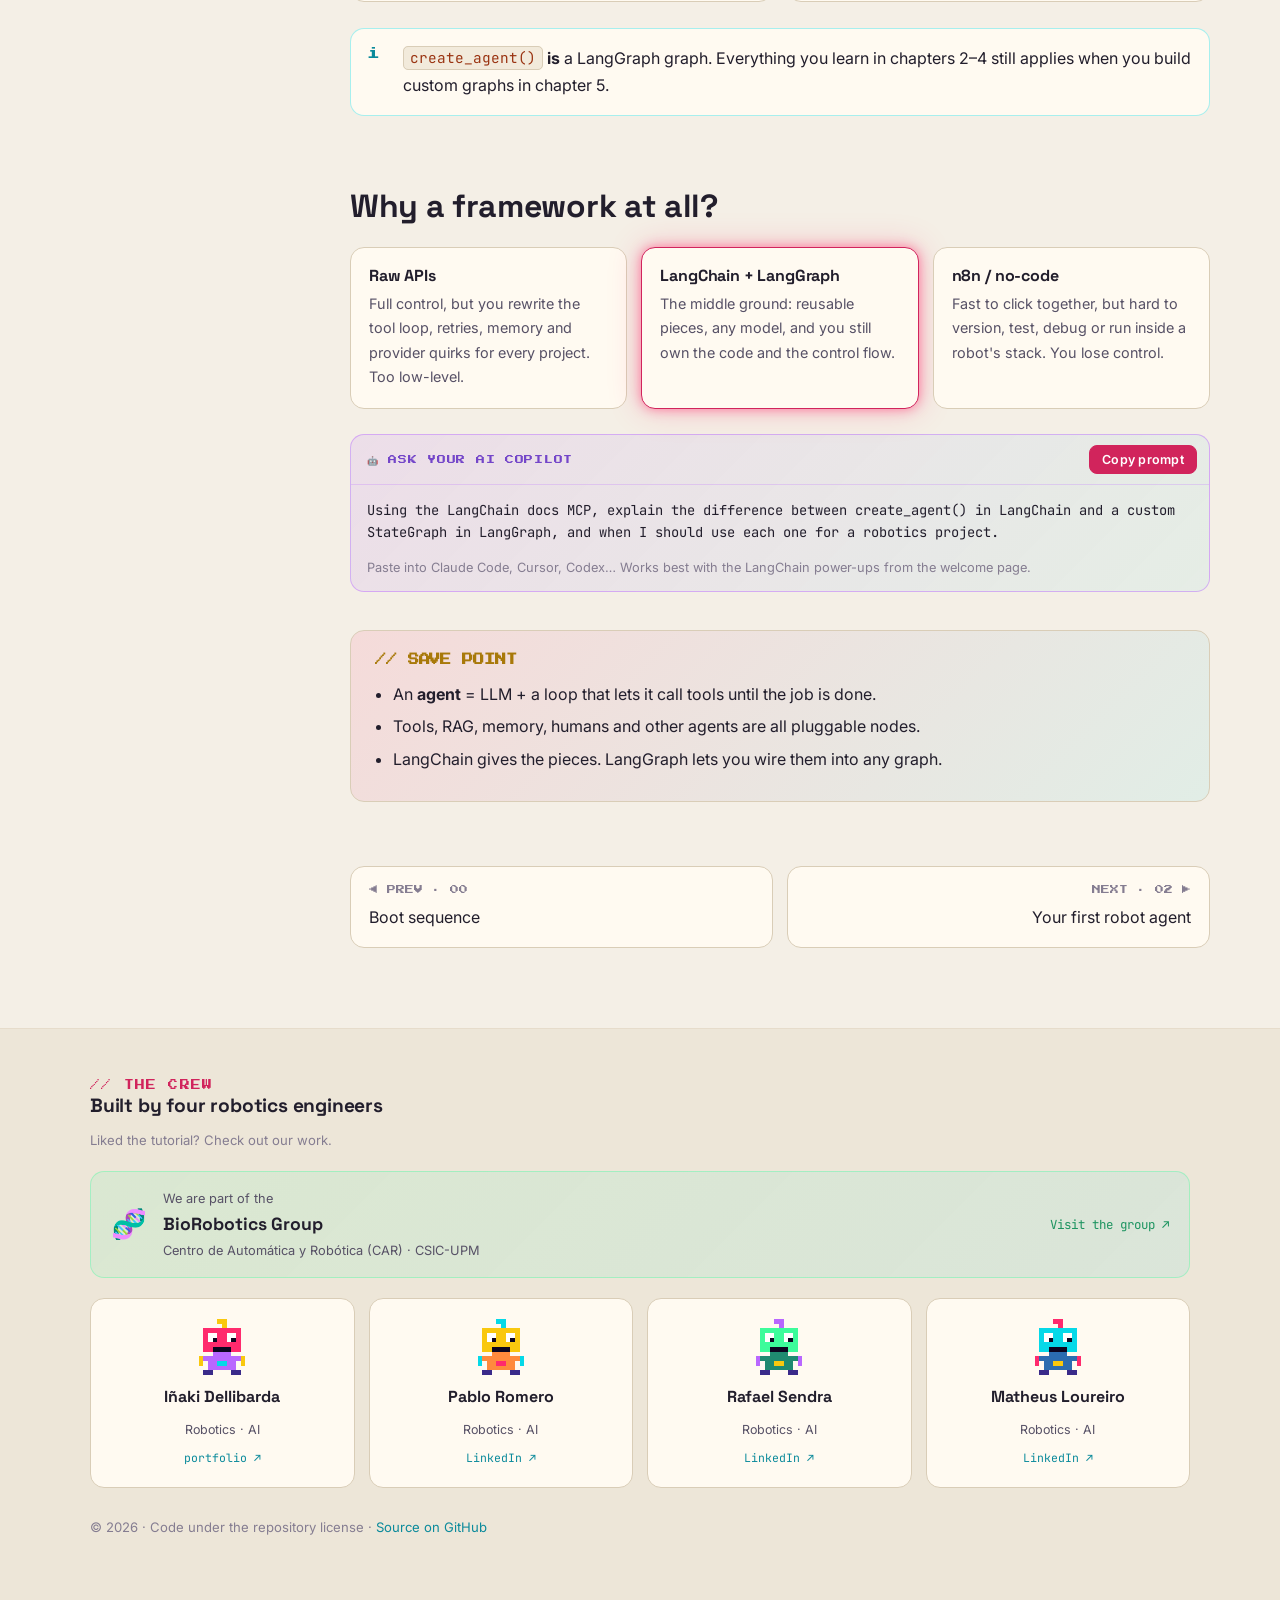
<file: chapters/01-concepts.html>
<!doctype html>
<html lang="en">
<head>
  <meta charset="utf-8">
  <meta name="viewport" content="width=device-width, initial-scale=1">
  <title>What is LangChain? · Robot Agents</title>
  <meta name="description" content="LangChain and LangGraph explained with robots: everything is a modular node.">
  <link rel="icon" href="../assets/img/favicon.svg">
  <link rel="preconnect" href="https://fonts.googleapis.com">
  <link rel="preconnect" href="https://fonts.gstatic.com" crossorigin>
  <link href="https://fonts.googleapis.com/css2?family=Inter:wght@400;500;600&family=JetBrains+Mono:wght@400;600&family=Press+Start+2P&family=Space+Grotesk:wght@500;700&display=swap" rel="stylesheet">
  <link rel="stylesheet" href="../assets/css/theme.css">
  <script>try{if(localStorage.getItem("robot-agents-theme")==="dark")document.documentElement.dataset.theme="dark"}catch(e){}</script>
</head>
<body data-root=".." data-chapter="01-concepts">
  <header id="topbar"></header>
  <div class="layout">
    <nav class="sidebar" id="sidebar"></nav>
    <main class="content">
      <div class="content-inner">

<header class="chapter-head">
  <h1>What is LangChain / LangGraph?</h1>
  <p class="lead">One idea to remember: everything is a node. The model, the tools, the memory, the human and other agents are pieces you plug together.</p>
  <div class="meta"><span class="chip pink">Concepts</span><span class="chip ">No code</span></div>
</header>

<div class="briefing">
  <div><h4>// THE CONCEPT</h4><p>An LLM alone only produces text. An <strong>agent</strong> wraps it in a loop: <em>think → act with a tool → observe the result → think again</em>, until the goal is done. LangChain gives you the pieces. LangGraph wires them together.</p></div>
  <div><h4>// YOUR ROBOT GAINS</h4><ul><li>A mental map of every piece in this course</li><li>Knowing which piece solves which problem</li><li>Words to talk to your AI copilot precisely</li></ul></div>
  <div><h4>// KEY TERMS</h4><ul><li><strong>Agent</strong>: LLM + tools + a loop</li><li><strong>Node</strong>: a step that reads and updates state</li><li><strong>Graph</strong>: nodes connected by edges</li></ul></div>
</div>

<h2 id="everything-is-a-node">Everything is a node</h2>
<p>Step through the diagram. Each layer adds one building block around R-80. The rest of the course fills these boxes in one by one.</p>
<div class="diagram" data-diagram="ch1-stack"></div>

<h2 id="langchain-vs-langgraph">LangChain vs LangGraph</h2>
<div class="grid-2">
  <div class="card"><h4 style="color:var(--pink)">LangChain</h4><p>High-level building blocks: chat models behind one interface, tools, retrievers, messages, and <code>create_agent()</code>, a ready-made agent loop. Start here.</p></div>
  <div class="card"><h4 style="color:var(--cyan)">LangGraph</h4><p>The low-level engine underneath: you draw the graph yourself with nodes, edges, shared state, cycles and checkpoints. Use it when one agent loop is not enough.</p></div>
</div>
<div class="callout tip"><p><code>create_agent()</code> <strong>is</strong> a LangGraph graph. Everything you learn in chapters 2–4 still applies when you build custom graphs in chapter 5.</p></div>

<h2 id="why-a-framework">Why a framework at all?</h2>
<div class="grid-3">
  <div class="card"><h4>Raw APIs</h4><p>Full control, but you rewrite the tool loop, retries, memory and provider quirks for every project. Too low-level.</p></div>
  <div class="card highlight"><h4>LangChain + LangGraph</h4><p>The middle ground: reusable pieces, any model, and you still own the code and the control flow.</p></div>
  <div class="card"><h4>n8n / no-code</h4><p>Fast to click together, but hard to version, test, debug or run inside a robot's stack. You lose control.</p></div>
</div>


<div class="prompt-box">
  <div class="prompt-head"><span class="pixel">🤖 ASK YOUR AI COPILOT</span></div>
  <div class="prompt-text">Using the LangChain docs MCP, explain the difference between create_agent() in LangChain and a custom StateGraph in LangGraph, and when I should use each one for a robotics project.</div>
  <div class="credit">Paste into Claude Code, Cursor, Codex… Works best with the LangChain power-ups from the welcome page.</div>
</div>

<div class="takeaways"><h4>// SAVE POINT</h4><ul><li>An <strong>agent</strong> = LLM + a loop that lets it call tools until the job is done.</li><li>Tools, RAG, memory, humans and other agents are all pluggable nodes.</li><li>LangChain gives the pieces. LangGraph lets you wire them into any graph.</li></ul></div>

      </div>
    </main>
  </div>
  <footer id="footer"></footer>

  <script src="../assets/js/site.js"></script>
  <script src="../assets/js/scenarios.js"></script>
  <script src="../assets/js/sim.js"></script>
  <script src="../assets/js/diagram.js"></script>
  <script src="../assets/js/widgets.js"></script>
</body>
</html>
</file>
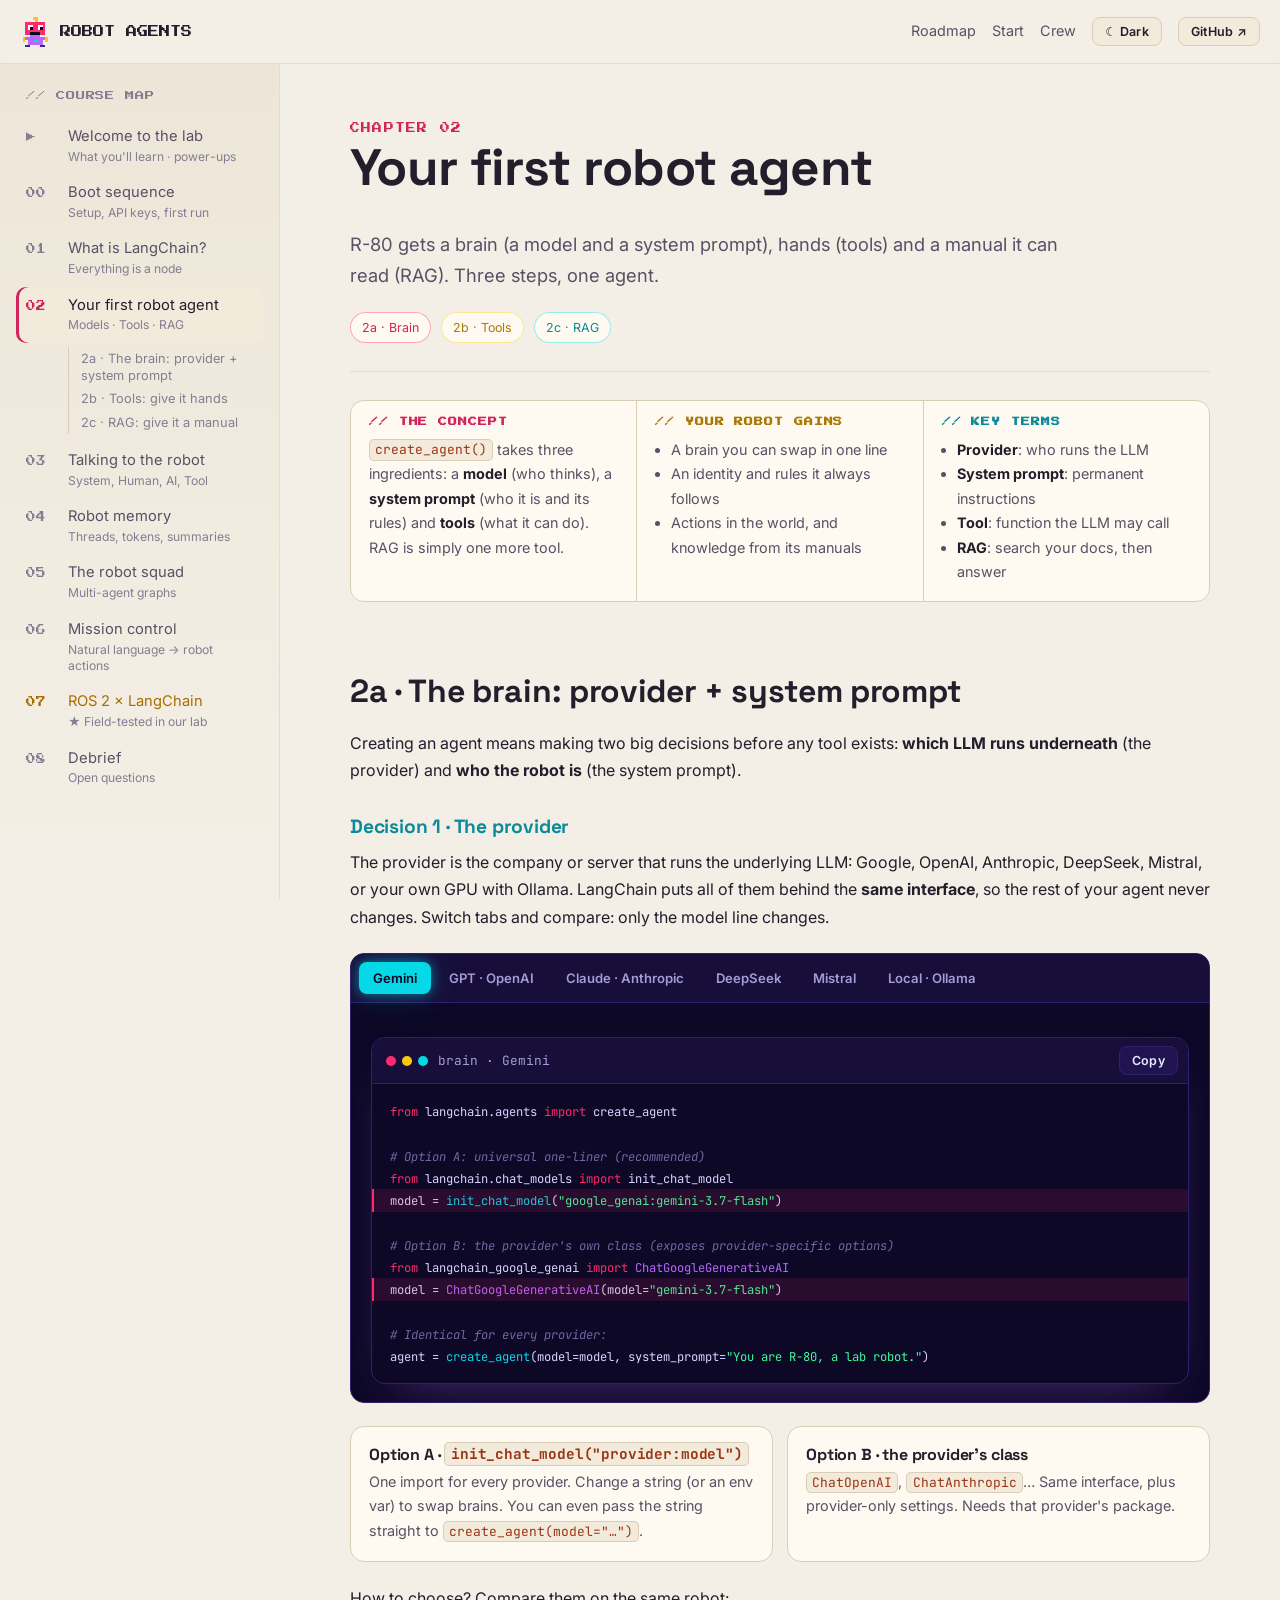
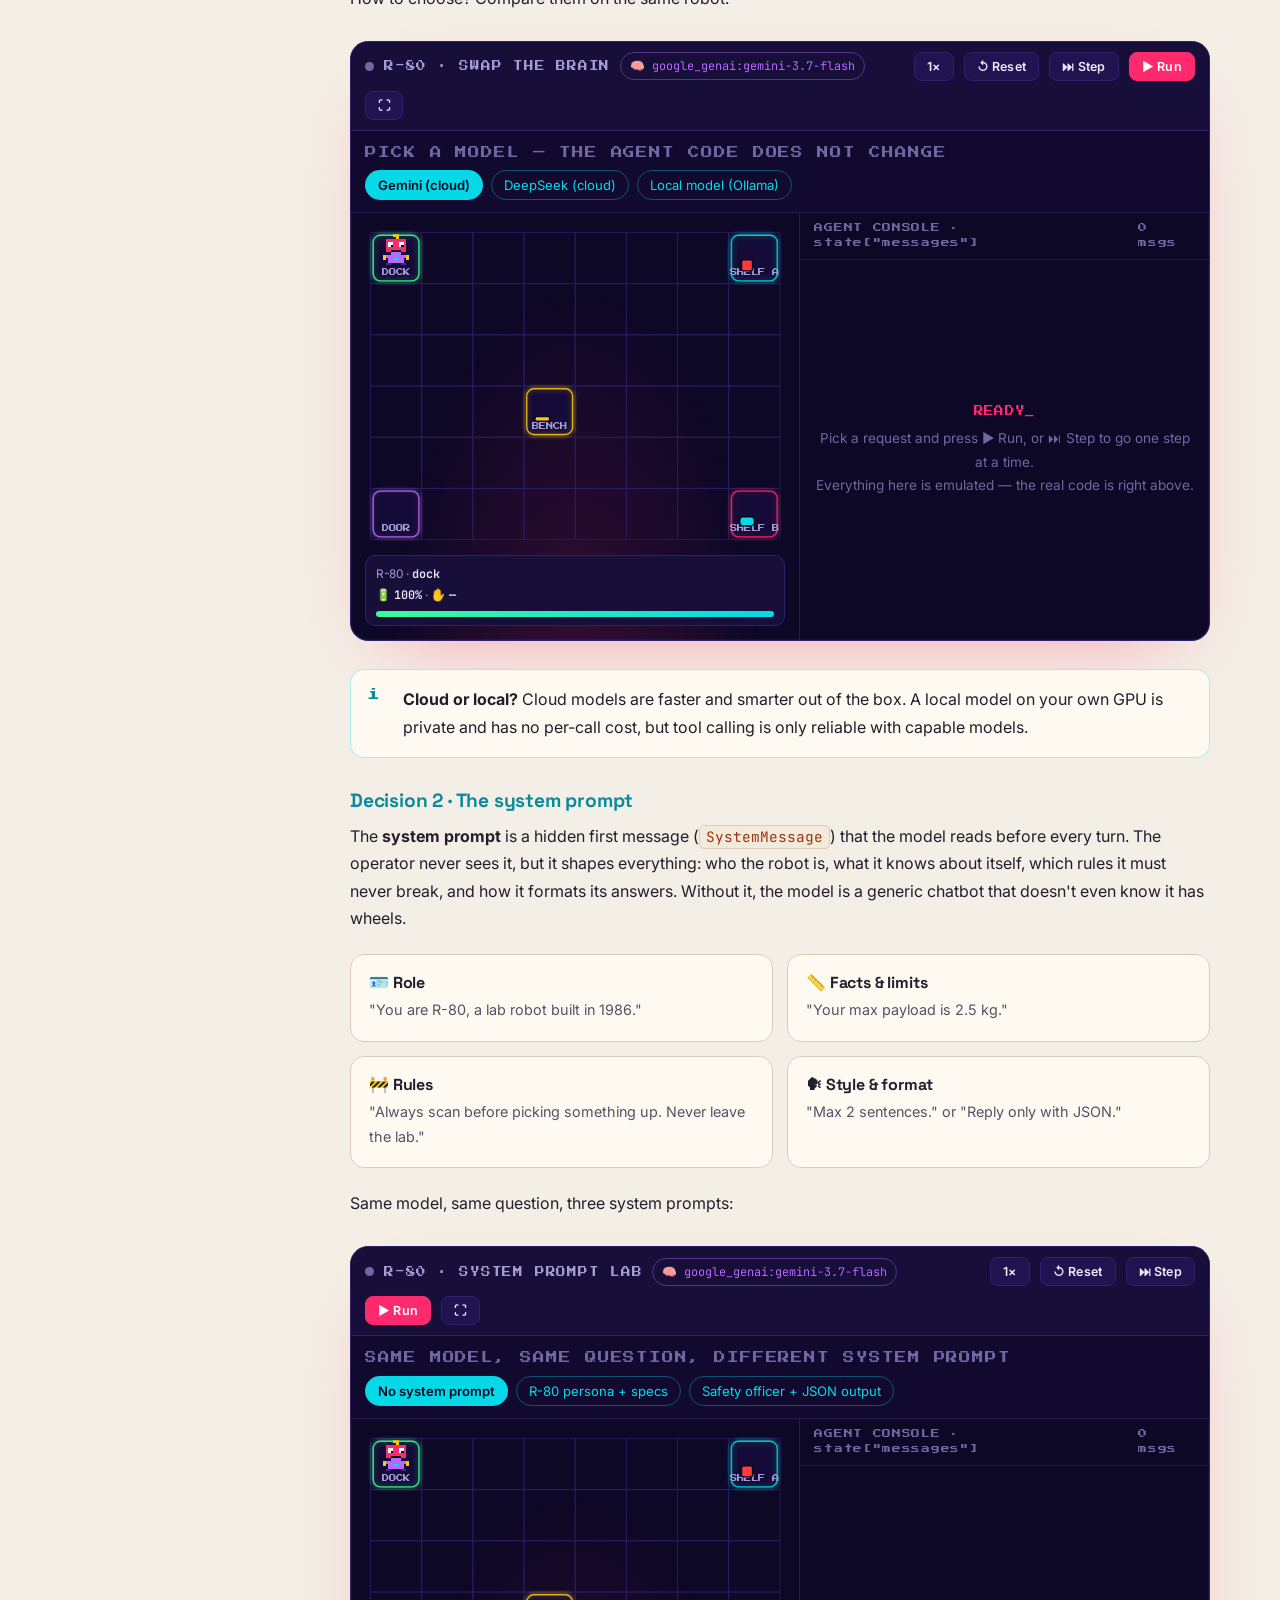
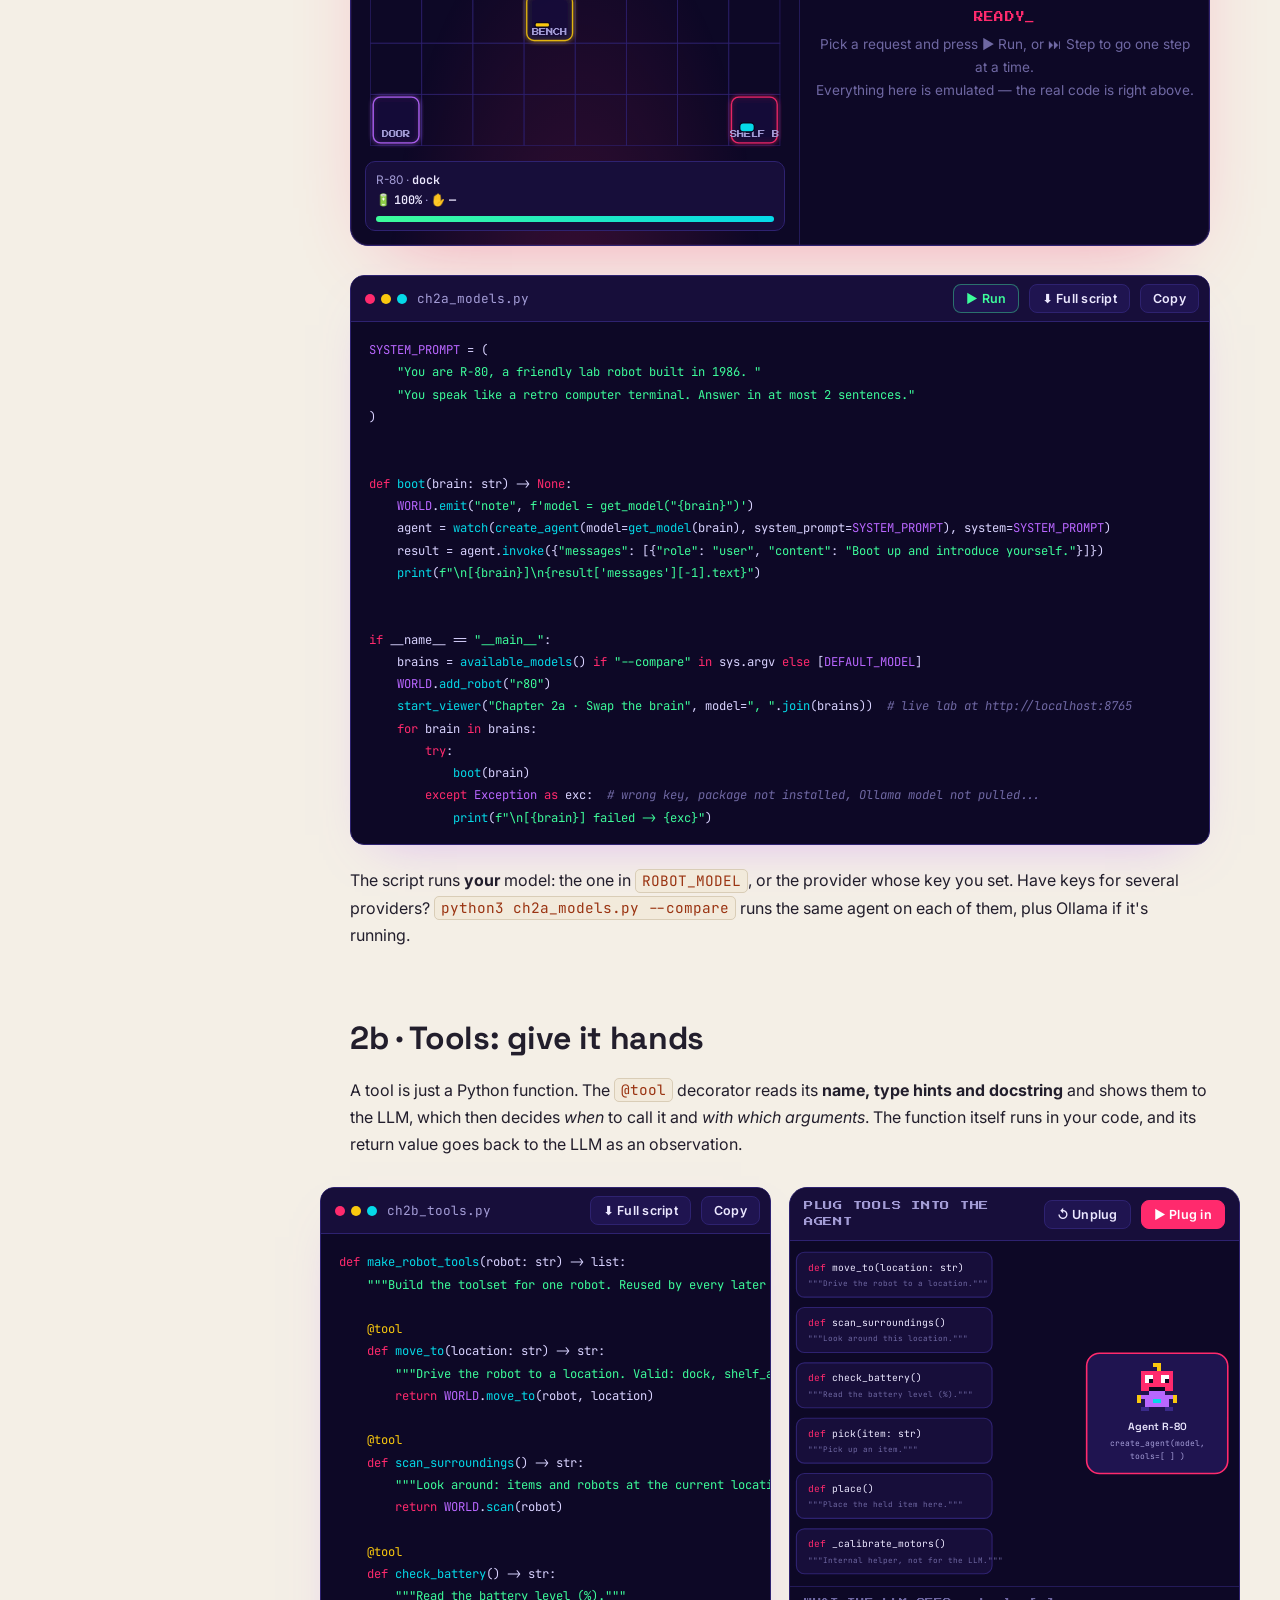
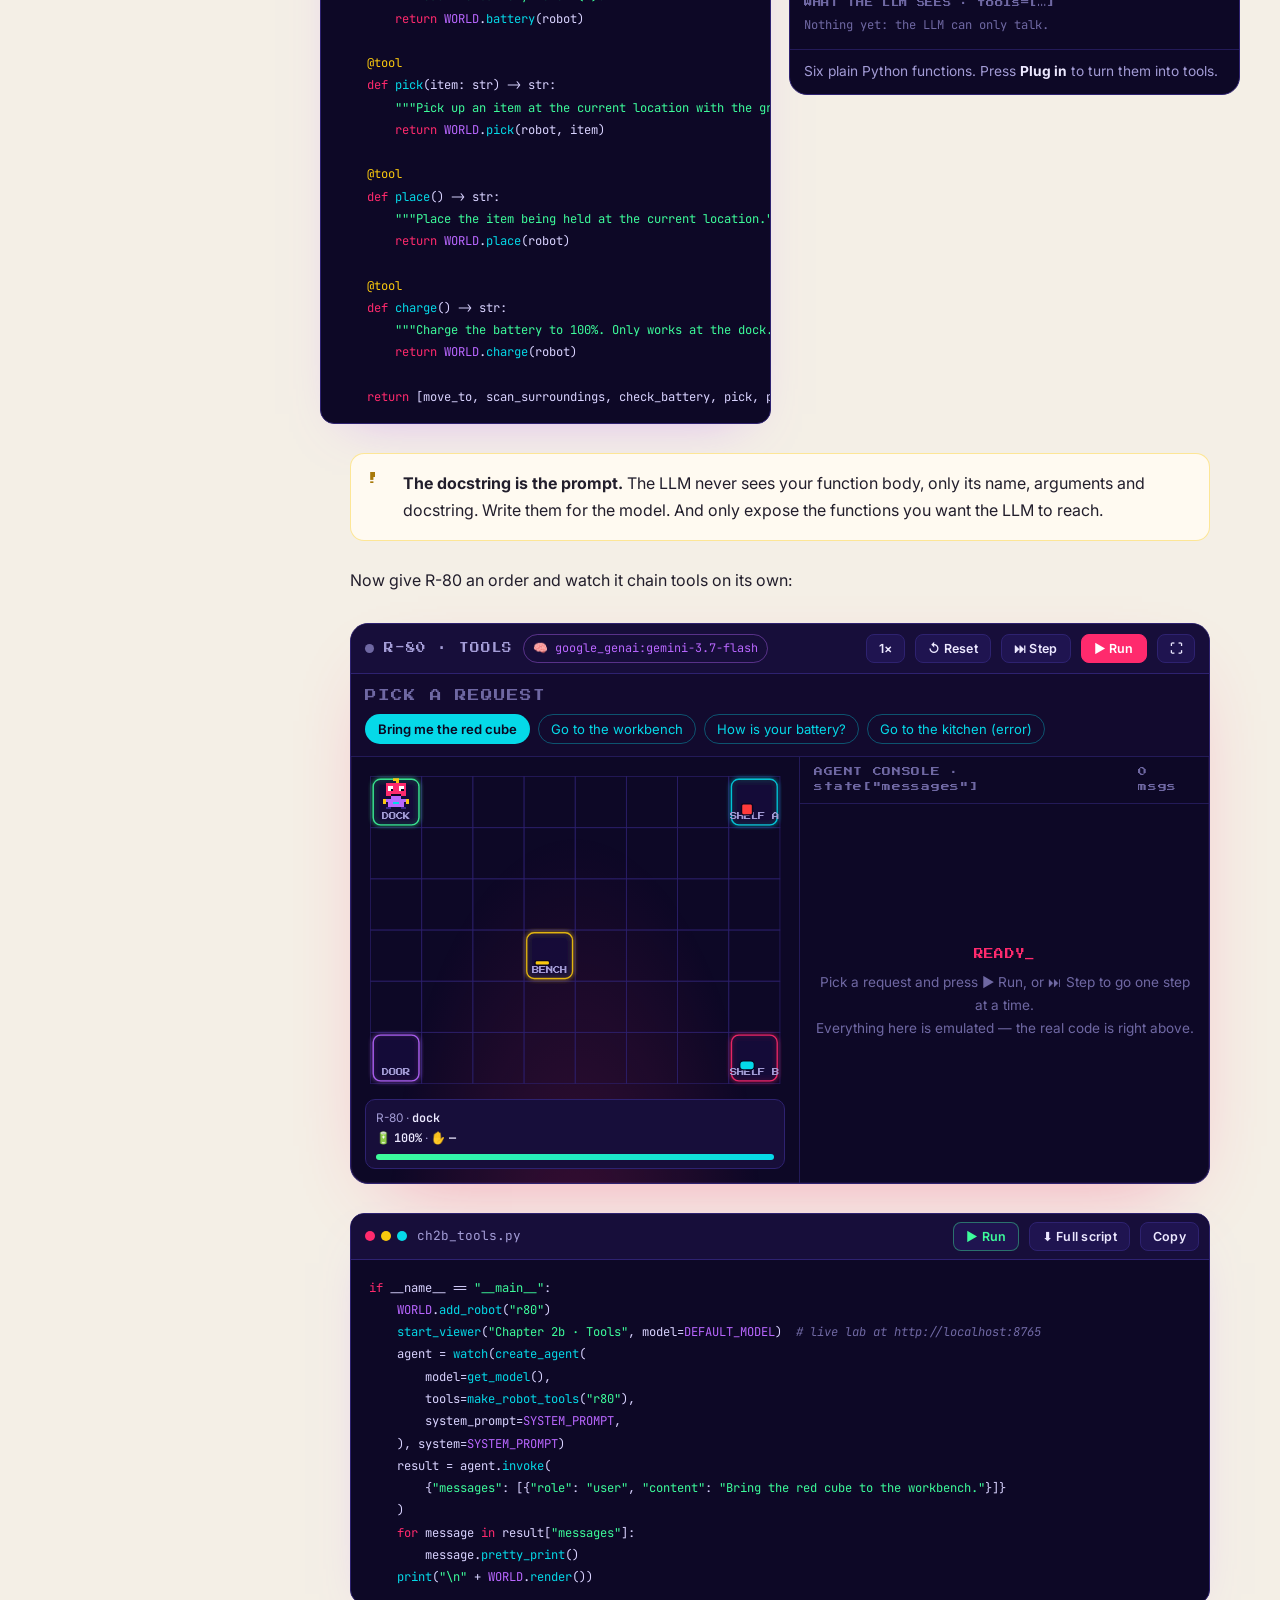
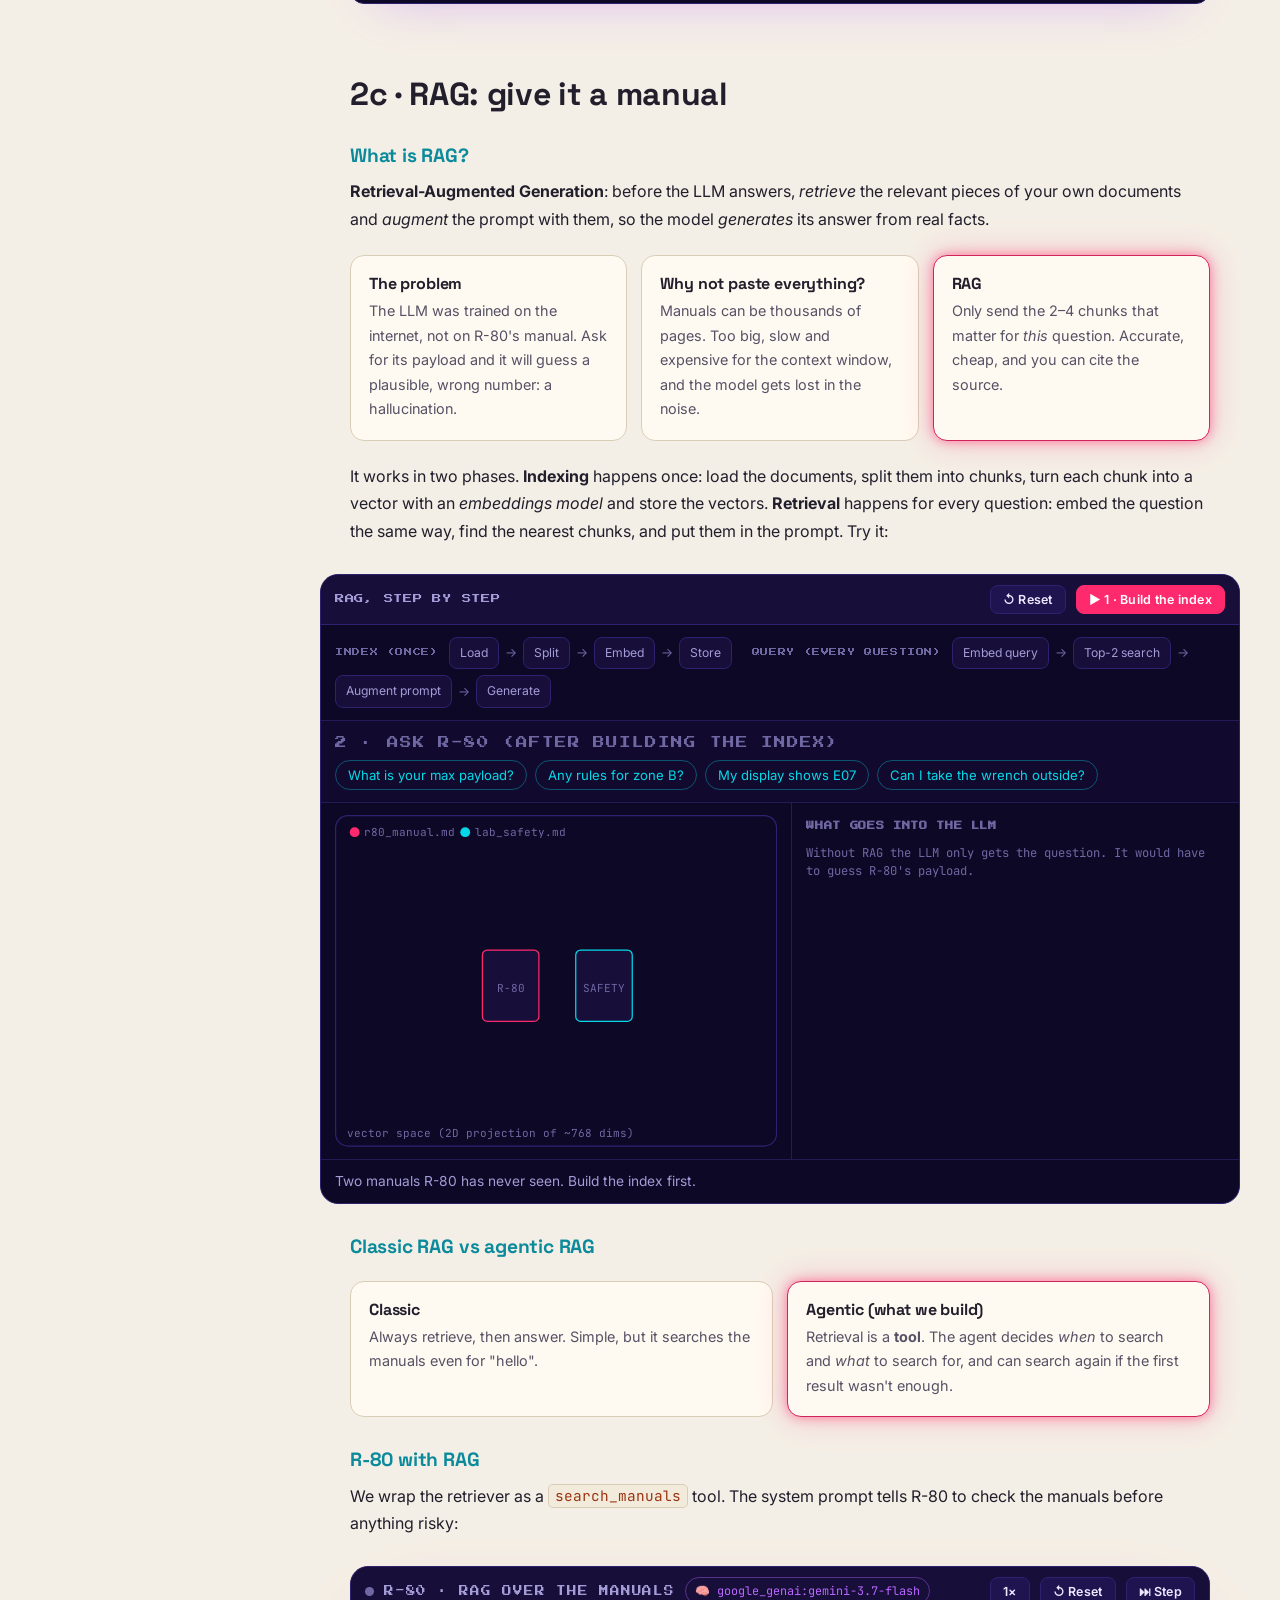
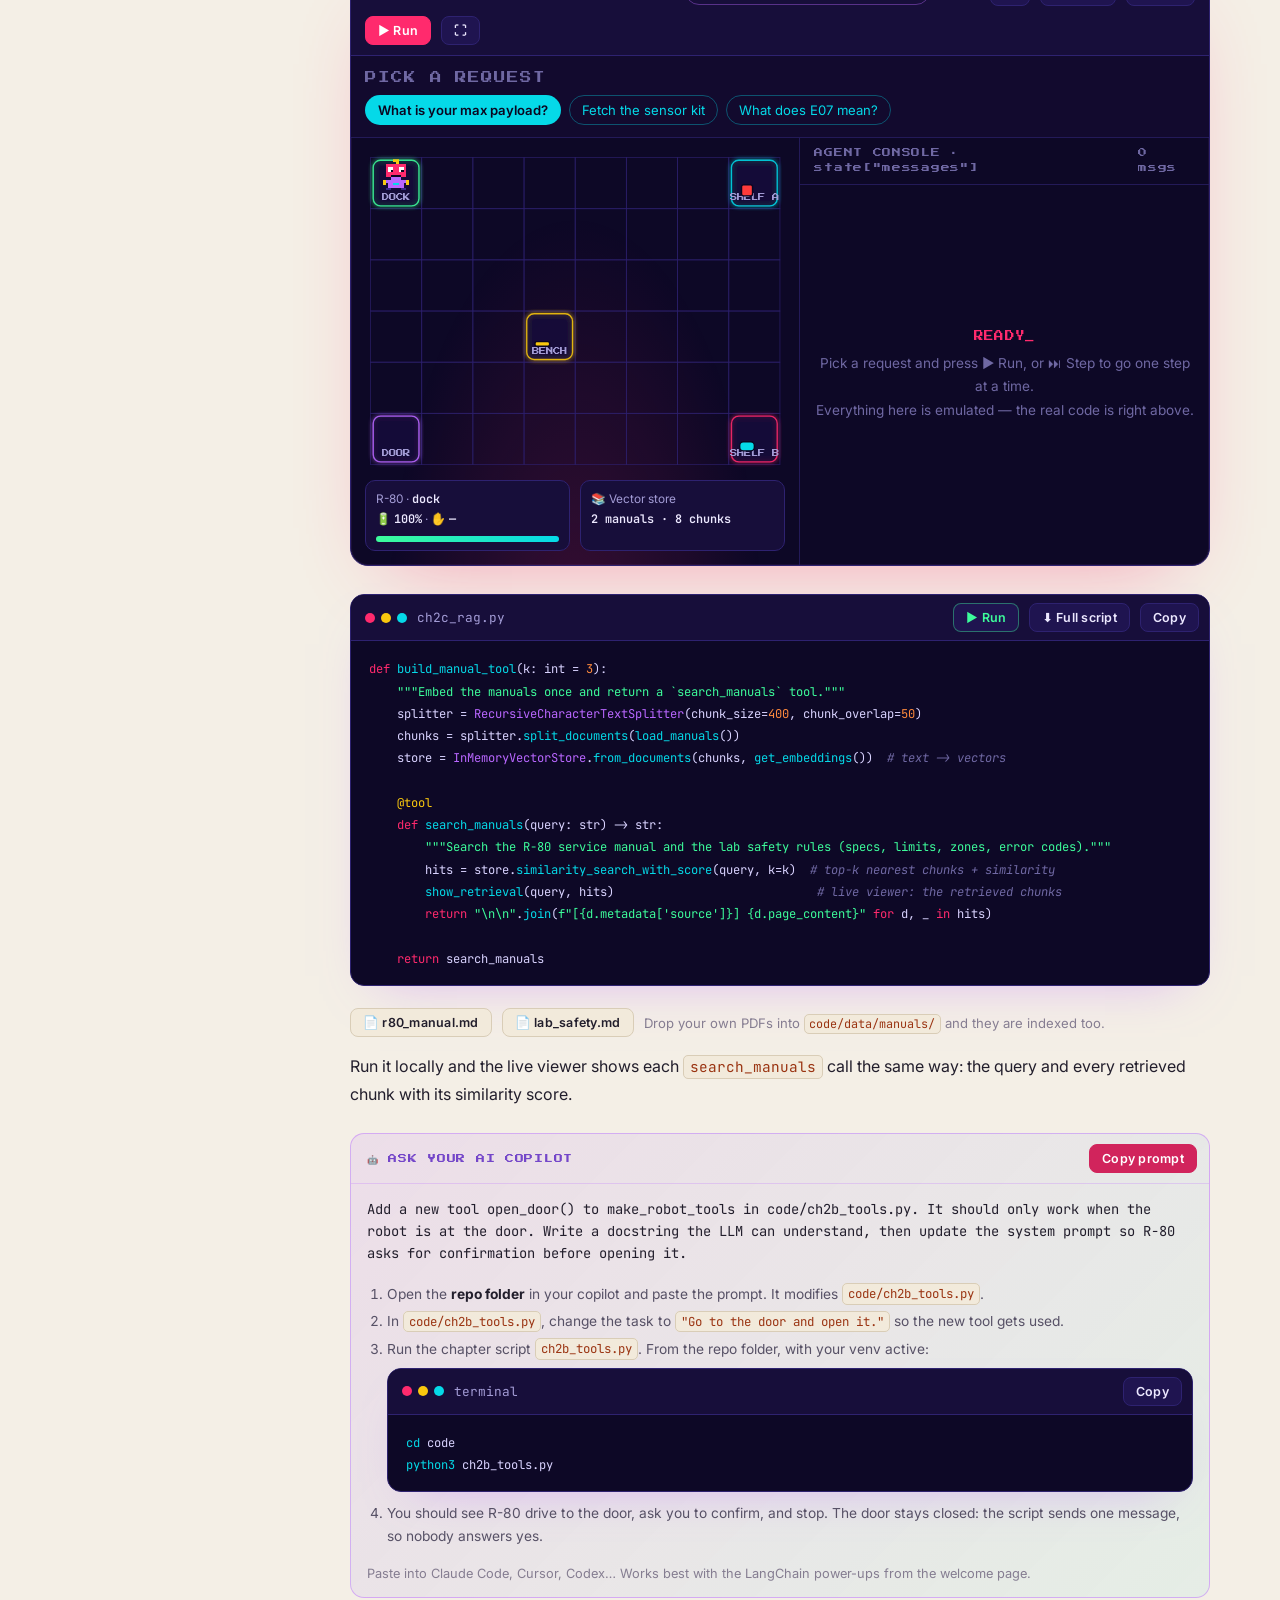
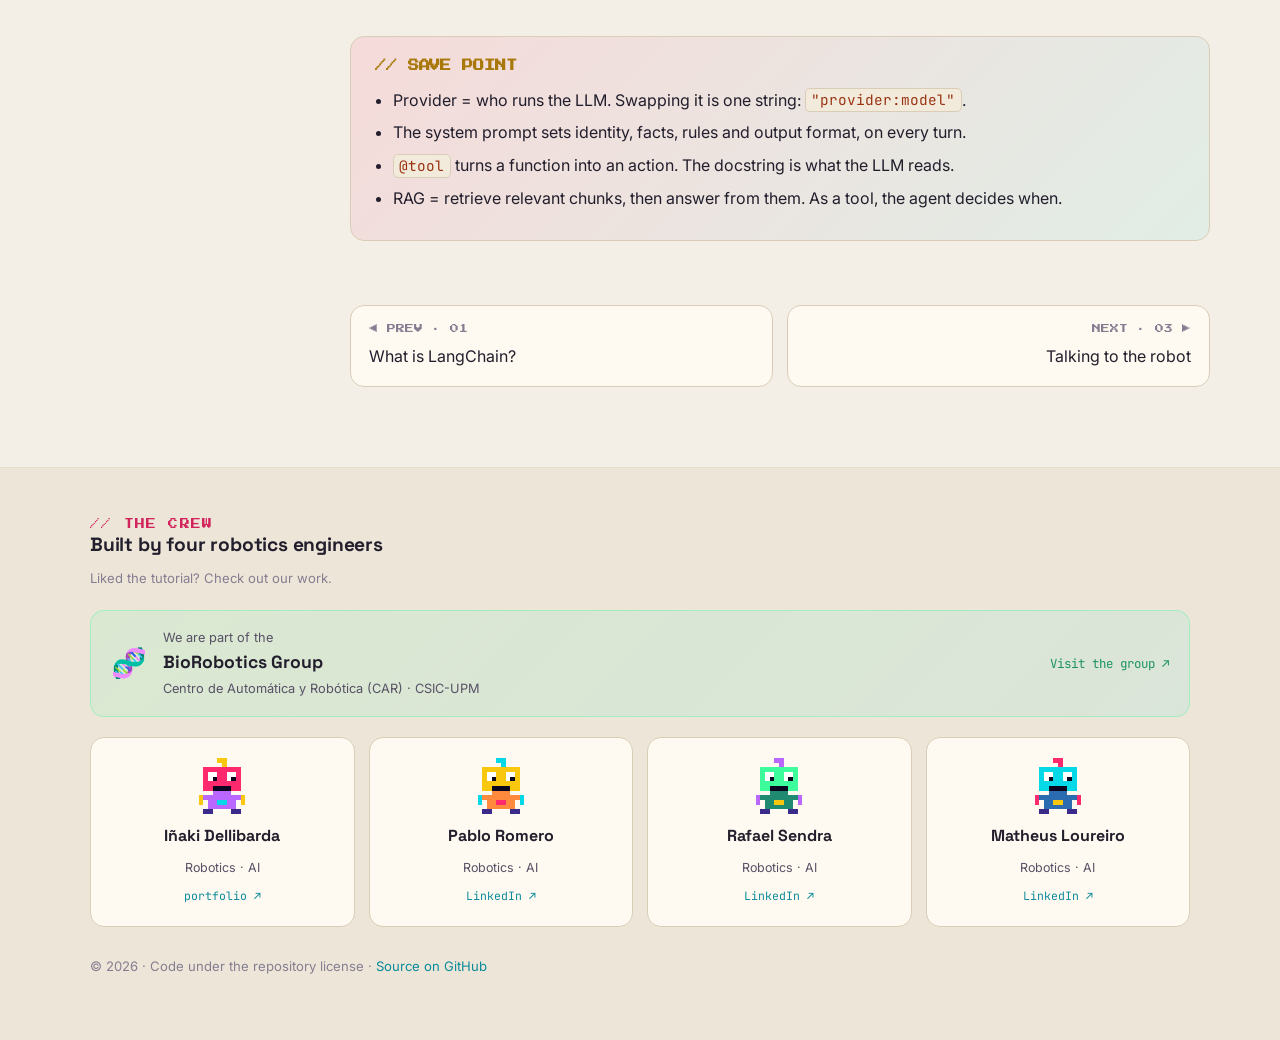
<file: chapters/02-first-agent.html>
<!doctype html>
<html lang="en">
<head>
  <meta charset="utf-8">
  <meta name="viewport" content="width=device-width, initial-scale=1">
  <title>Your first robot agent · Robot Agents</title>
  <meta name="description" content="Build a robot agent with LangChain: choose the model provider, write a system prompt, turn Python functions into tools, add RAG over robot manuals.">
  <link rel="icon" href="../assets/img/favicon.svg">
  <link rel="preconnect" href="https://fonts.googleapis.com">
  <link rel="preconnect" href="https://fonts.gstatic.com" crossorigin>
  <link href="https://fonts.googleapis.com/css2?family=Inter:wght@400;500;600&family=JetBrains+Mono:wght@400;600&family=Press+Start+2P&family=Space+Grotesk:wght@500;700&display=swap" rel="stylesheet">
  <link rel="stylesheet" href="../assets/css/theme.css">
  <script>try{if(localStorage.getItem("robot-agents-theme")==="dark")document.documentElement.dataset.theme="dark"}catch(e){}</script>
</head>
<body data-root=".." data-chapter="02-first-agent">
  <header id="topbar"></header>
  <div class="layout">
    <nav class="sidebar" id="sidebar"></nav>
    <main class="content">
      <div class="content-inner">

<header class="chapter-head">
  <h1>Your first robot agent</h1>
  <p class="lead">R-80 gets a brain (a model and a system prompt), hands (tools) and a manual it can read (RAG). Three steps, one agent.</p>
  <div class="meta"><span class="chip pink">2a · Brain</span><span class="chip yellow">2b · Tools</span><span class="chip cyan">2c · RAG</span></div>
</header>

<div class="briefing">
  <div><h4>// THE CONCEPT</h4><p><code>create_agent()</code> takes three ingredients: a <strong>model</strong> (who thinks), a <strong>system prompt</strong> (who it is and its rules) and <strong>tools</strong> (what it can do). RAG is simply one more tool.</p></div>
  <div><h4>// YOUR ROBOT GAINS</h4><ul><li>A brain you can swap in one line</li><li>An identity and rules it always follows</li><li>Actions in the world, and knowledge from its manuals</li></ul></div>
  <div><h4>// KEY TERMS</h4><ul><li><strong>Provider</strong>: who runs the LLM</li><li><strong>System prompt</strong>: permanent instructions</li><li><strong>Tool</strong>: function the LLM may call</li><li><strong>RAG</strong>: search your docs, then answer</li></ul></div>
</div>

<h2 id="brain">2a · The brain: provider + system prompt</h2>
<p>Creating an agent means making two big decisions before any tool exists: <strong>which LLM runs underneath</strong> (the provider) and <strong>who the robot is</strong> (the system prompt).</p>

<h3>Decision 1 · The provider</h3>
<p>The provider is the company or server that runs the underlying LLM: Google, OpenAI, Anthropic, DeepSeek, Mistral, or your own GPU with Ollama. LangChain puts all of them behind the <strong>same interface</strong>, so the rest of your agent never changes. Switch tabs and compare: only the model line changes.</p>
<div class="tabs" data-group="provider"><div class="tab-panel" data-tab="Gemini"><div class="code" data-file="brain · Gemini" data-hl="5,9"><pre><code class="lang-python">from langchain.agents import create_agent

# Option A: universal one-liner (recommended)
from langchain.chat_models import init_chat_model
model = init_chat_model("google_genai:gemini-3.7-flash")

# Option B: the provider's own class (exposes provider-specific options)
from langchain_google_genai import ChatGoogleGenerativeAI
model = ChatGoogleGenerativeAI(model="gemini-3.7-flash")

# Identical for every provider:
agent = create_agent(model=model, system_prompt="You are R-80, a lab robot.")</code></pre></div></div><div class="tab-panel" data-tab="GPT · OpenAI"><div class="code" data-file="brain · GPT · OpenAI" data-hl="5,9"><pre><code class="lang-python">from langchain.agents import create_agent

# Option A: universal one-liner (recommended)
from langchain.chat_models import init_chat_model
model = init_chat_model("openai:gpt-5.5")

# Option B: the provider's own class (exposes provider-specific options)
from langchain_openai import ChatOpenAI
model = ChatOpenAI(model="gpt-5.5")

# Identical for every provider:
agent = create_agent(model=model, system_prompt="You are R-80, a lab robot.")</code></pre></div></div><div class="tab-panel" data-tab="Claude · Anthropic"><div class="code" data-file="brain · Claude · Anthropic" data-hl="5,9"><pre><code class="lang-python">from langchain.agents import create_agent

# Option A: universal one-liner (recommended)
from langchain.chat_models import init_chat_model
model = init_chat_model("anthropic:claude-sonnet-5")

# Option B: the provider's own class (exposes provider-specific options)
from langchain_anthropic import ChatAnthropic
model = ChatAnthropic(model="claude-sonnet-5")

# Identical for every provider:
agent = create_agent(model=model, system_prompt="You are R-80, a lab robot.")</code></pre></div></div><div class="tab-panel" data-tab="DeepSeek"><div class="code" data-file="brain · DeepSeek" data-hl="5,9"><pre><code class="lang-python">from langchain.agents import create_agent

# Option A: universal one-liner (recommended)
from langchain.chat_models import init_chat_model
model = init_chat_model("deepseek:deepseek-chat")

# Option B: the provider's own class (exposes provider-specific options)
from langchain_deepseek import ChatDeepSeek
model = ChatDeepSeek(model="deepseek-chat")

# Identical for every provider:
agent = create_agent(model=model, system_prompt="You are R-80, a lab robot.")</code></pre></div></div><div class="tab-panel" data-tab="Mistral"><div class="code" data-file="brain · Mistral" data-hl="5,9"><pre><code class="lang-python">from langchain.agents import create_agent

# Option A: universal one-liner (recommended)
from langchain.chat_models import init_chat_model
model = init_chat_model("mistralai:mistral-large-latest")

# Option B: the provider's own class (exposes provider-specific options)
from langchain_mistralai import ChatMistralAI
model = ChatMistralAI(model="mistral-large-latest")

# Identical for every provider:
agent = create_agent(model=model, system_prompt="You are R-80, a lab robot.")</code></pre></div></div><div class="tab-panel" data-tab="Local · Ollama"><div class="code" data-file="brain · Local · Ollama" data-hl="5,9"><pre><code class="lang-python">from langchain.agents import create_agent

# Option A: universal one-liner (recommended)
from langchain.chat_models import init_chat_model
model = init_chat_model("ollama:qwen3:8b")

# Option B: the provider's own class (exposes provider-specific options)
from langchain_ollama import ChatOllama
model = ChatOllama(model="qwen3:8b")

# Identical for every provider:
agent = create_agent(model=model, system_prompt="You are R-80, a lab robot.")</code></pre></div></div></div>
<div class="grid-2">
  <div class="card"><h4>Option A · <code>init_chat_model("provider:model")</code></h4><p>One import for every provider. Change a string (or an env var) to swap brains. You can even pass the string straight to <code>create_agent(model="…")</code>.</p></div>
  <div class="card"><h4>Option B · the provider's class</h4><p><code>ChatOpenAI</code>, <code>ChatAnthropic</code>… Same interface, plus provider-only settings. Needs that provider's package.</p></div>
</div>
<p>How to choose? Compare them on the same robot:</p>
<div class="sim" id="sim-models" data-scenario="ch2a-models"></div>
<div class="callout tip"><p><strong>Cloud or local?</strong> Cloud models are faster and smarter out of the box. A local model on your own GPU is private and has no per-call cost, but tool calling is only reliable with capable models.</p></div>

<h3>Decision 2 · The system prompt</h3>
<p>The <strong>system prompt</strong> is a hidden first message (<code>SystemMessage</code>) that the model reads before every turn. The operator never sees it, but it shapes everything: who the robot is, what it knows about itself, which rules it must never break, and how it formats its answers. Without it, the model is a generic chatbot that doesn't even know it has wheels.</p>
<div class="grid-2">
  <div class="card"><h4>🪪 Role</h4><p>"You are R-80, a lab robot built in 1986."</p></div>
  <div class="card"><h4>📏 Facts &amp; limits</h4><p>"Your max payload is 2.5 kg."</p></div>
  <div class="card"><h4>🚧 Rules</h4><p>"Always scan before picking something up. Never leave the lab."</p></div>
  <div class="card"><h4>🗣 Style &amp; format</h4><p>"Max 2 sentences." or "Reply only with JSON."</p></div>
</div>
<p>Same model, same question, three system prompts:</p>
<div class="sim" id="sim-system" data-scenario="ch2a-system"></div>
<div class="code" data-file="ch2a_models.py" data-download="code/ch2a_models.py" data-run="sim-models"><pre><code class="lang-python">SYSTEM_PROMPT = (
    "You are R-80, a friendly lab robot built in 1986. "
    "You speak like a retro computer terminal. Answer in at most 2 sentences."
)


def boot(brain: str) -&gt; None:
    WORLD.emit("note", f'model = get_model("{brain}")')
    agent = watch(create_agent(model=get_model(brain), system_prompt=SYSTEM_PROMPT), system=SYSTEM_PROMPT)
    result = agent.invoke({"messages": [{"role": "user", "content": "Boot up and introduce yourself."}]})
    print(f"\n[{brain}]\n{result['messages'][-1].text}")


if __name__ == "__main__":
    brains = available_models() if "--compare" in sys.argv else [DEFAULT_MODEL]
    WORLD.add_robot("r80")
    start_viewer("Chapter 2a · Swap the brain", model=", ".join(brains))  # live lab at http://localhost:8765
    for brain in brains:
        try:
            boot(brain)
        except Exception as exc:  # wrong key, package not installed, Ollama model not pulled...
            print(f"\n[{brain}] failed -&gt; {exc}")</code></pre></div>
<p>The script runs <strong>your</strong> model: the one in <code>ROBOT_MODEL</code>, or the provider whose key you set. Have keys for several providers? <code>python3 ch2a_models.py --compare</code> runs the same agent on each of them, plus Ollama if it's running.</p>

<h2 id="tools">2b · Tools: give it hands</h2>
<p>A tool is just a Python function. The <code>@tool</code> decorator reads its <strong>name, type hints and docstring</strong> and shows them to the LLM, which then decides <em>when</em> to call it and <em>with which arguments</em>. The function itself runs in your code, and its return value goes back to the LLM as an observation.</p>
<div class="wide side-by-side">
  <div class="code" data-file="ch2b_tools.py" data-download="code/ch2b_tools.py"><pre><code class="lang-python">def make_robot_tools(robot: str) -&gt; list:
    """Build the toolset for one robot. Reused by every later chapter."""

    @tool
    def move_to(location: str) -&gt; str:
        """Drive the robot to a location. Valid: dock, shelf_a, workbench, door, shelf_b."""
        return WORLD.move_to(robot, location)

    @tool
    def scan_surroundings() -&gt; str:
        """Look around: items and robots at the current location."""
        return WORLD.scan(robot)

    @tool
    def check_battery() -&gt; str:
        """Read the battery level (%)."""
        return WORLD.battery(robot)

    @tool
    def pick(item: str) -&gt; str:
        """Pick up an item at the current location with the gripper."""
        return WORLD.pick(robot, item)

    @tool
    def place() -&gt; str:
        """Place the item being held at the current location."""
        return WORLD.place(robot)

    @tool
    def charge() -&gt; str:
        """Charge the battery to 100%. Only works at the dock."""
        return WORLD.charge(robot)

    return [move_to, scan_surroundings, check_battery, pick, place, charge]</code></pre></div>
  <div class="widget tool-wire"></div>
</div>
<div class="callout warn"><p><strong>The docstring is the prompt.</strong> The LLM never sees your function body, only its name, arguments and docstring. Write them for the model. And only expose the functions you want the LLM to reach.</p></div>
<p>Now give R-80 an order and watch it chain tools on its own:</p>
<div class="sim" id="sim-tools" data-scenario="ch2b-tools"></div>
<div class="code" data-file="ch2b_tools.py" data-download="code/ch2b_tools.py" data-run="sim-tools"><pre><code class="lang-python">if __name__ == "__main__":
    WORLD.add_robot("r80")
    start_viewer("Chapter 2b · Tools", model=DEFAULT_MODEL)  # live lab at http://localhost:8765
    agent = watch(create_agent(
        model=get_model(),
        tools=make_robot_tools("r80"),
        system_prompt=SYSTEM_PROMPT,
    ), system=SYSTEM_PROMPT)
    result = agent.invoke(
        {"messages": [{"role": "user", "content": "Bring the red cube to the workbench."}]}
    )
    for message in result["messages"]:
        message.pretty_print()
    print("\n" + WORLD.render())</code></pre></div>

<h2 id="rag">2c · RAG: give it a manual</h2>

<h3>What is RAG?</h3>
<p><strong>Retrieval-Augmented Generation</strong>: before the LLM answers, <em>retrieve</em> the relevant pieces of your own documents and <em>augment</em> the prompt with them, so the model <em>generates</em> its answer from real facts.</p>
<div class="grid-3">
  <div class="card"><h4>The problem</h4><p>The LLM was trained on the internet, not on R-80's manual. Ask for its payload and it will guess a plausible, wrong number: a hallucination.</p></div>
  <div class="card"><h4>Why not paste everything?</h4><p>Manuals can be thousands of pages. Too big, slow and expensive for the context window, and the model gets lost in the noise.</p></div>
  <div class="card highlight"><h4>RAG</h4><p>Only send the 2–4 chunks that matter for <em>this</em> question. Accurate, cheap, and you can cite the source.</p></div>
</div>
<p>It works in two phases. <strong>Indexing</strong> happens once: load the documents, split them into chunks, turn each chunk into a vector with an <em>embeddings model</em> and store the vectors. <strong>Retrieval</strong> happens for every question: embed the question the same way, find the nearest chunks, and put them in the prompt. Try it:</p>
<div class="wide"><div class="widget rag-explorer"></div></div>
<h3>Classic RAG vs agentic RAG</h3>
<div class="grid-2">
  <div class="card"><h4>Classic</h4><p>Always retrieve, then answer. Simple, but it searches the manuals even for "hello".</p></div>
  <div class="card highlight"><h4>Agentic (what we build)</h4><p>Retrieval is a <strong>tool</strong>. The agent decides <em>when</em> to search and <em>what</em> to search for, and can search again if the first result wasn't enough.</p></div>
</div>

<h3>R-80 with RAG</h3>
<p>We wrap the retriever as a <code>search_manuals</code> tool. The system prompt tells R-80 to check the manuals before anything risky:</p>
<div class="sim" id="sim-rag" data-scenario="ch2c-rag"></div>
<div class="code" data-file="ch2c_rag.py" data-download="code/ch2c_rag.py" data-run="sim-rag"><pre><code class="lang-python">def build_manual_tool(k: int = 3):
    """Embed the manuals once and return a `search_manuals` tool."""
    splitter = RecursiveCharacterTextSplitter(chunk_size=400, chunk_overlap=50)
    chunks = splitter.split_documents(load_manuals())
    store = InMemoryVectorStore.from_documents(chunks, get_embeddings())  # text -&gt; vectors

    @tool
    def search_manuals(query: str) -&gt; str:
        """Search the R-80 service manual and the lab safety rules (specs, limits, zones, error codes)."""
        hits = store.similarity_search_with_score(query, k=k)  # top-k nearest chunks + similarity
        show_retrieval(query, hits)                             # live viewer: the retrieved chunks
        return "\n\n".join(f"[{d.metadata['source']}] {d.page_content}" for d, _ in hits)

    return search_manuals</code></pre></div>
<div class="download-row">
  <a class="btn" href="../code/data/manuals/r80_manual.md" download>📄 r80_manual.md</a>
  <a class="btn" href="../code/data/manuals/lab_safety.md" download>📄 lab_safety.md</a>
  <span class="footer-note">Drop your own PDFs into <code>code/data/manuals/</code> and they are indexed too.</span>
</div>
<p>Run it locally and the live viewer shows each <code>search_manuals</code> call the same way: the query and every retrieved chunk with its similarity score.</p>

<div class="prompt-box">
  <div class="prompt-head"><span class="pixel">🤖 ASK YOUR AI COPILOT</span></div>
  <div class="prompt-text">Add a new tool open_door() to make_robot_tools in code/ch2b_tools.py. It should only work when the robot is at the door. Write a docstring the LLM can understand, then update the system prompt so R-80 asks for confirmation before opening it.</div>
  <ol class="prompt-steps"><li>Open the <strong>repo folder</strong> in your copilot and paste the prompt. It modifies <code>code/ch2b_tools.py</code>.</li><li>In <code>code/ch2b_tools.py</code>, change the task to <code>"Go to the door and open it."</code> so the new tool gets used.</li><li>Run the chapter script <code>ch2b_tools.py</code>. From the repo folder, with your venv active:<div class="code" data-file="terminal"><pre><code class="lang-bash">cd code
python3 ch2b_tools.py</code></pre></div></li><li>You should see R-80 drive to the door, ask you to confirm, and stop. The door stays closed: the script sends one message, so nobody answers yes.</li></ol>
  <div class="credit">Paste into Claude Code, Cursor, Codex… Works best with the LangChain power-ups from the welcome page.</div>
</div>

<div class="takeaways"><h4>// SAVE POINT</h4><ul><li>Provider = who runs the LLM. Swapping it is one string: <code>"provider:model"</code>.</li><li>The system prompt sets identity, facts, rules and output format, on every turn.</li><li><code>@tool</code> turns a function into an action. The docstring is what the LLM reads.</li><li>RAG = retrieve relevant chunks, then answer from them. As a tool, the agent decides when.</li></ul></div>

      </div>
    </main>
  </div>
  <footer id="footer"></footer>

  <script src="../assets/js/site.js"></script>
  <script src="../assets/js/scenarios.js"></script>
  <script src="../assets/js/sim.js"></script>
  <script src="../assets/js/diagram.js"></script>
  <script src="../assets/js/widgets.js"></script>
</body>
</html>
</file>
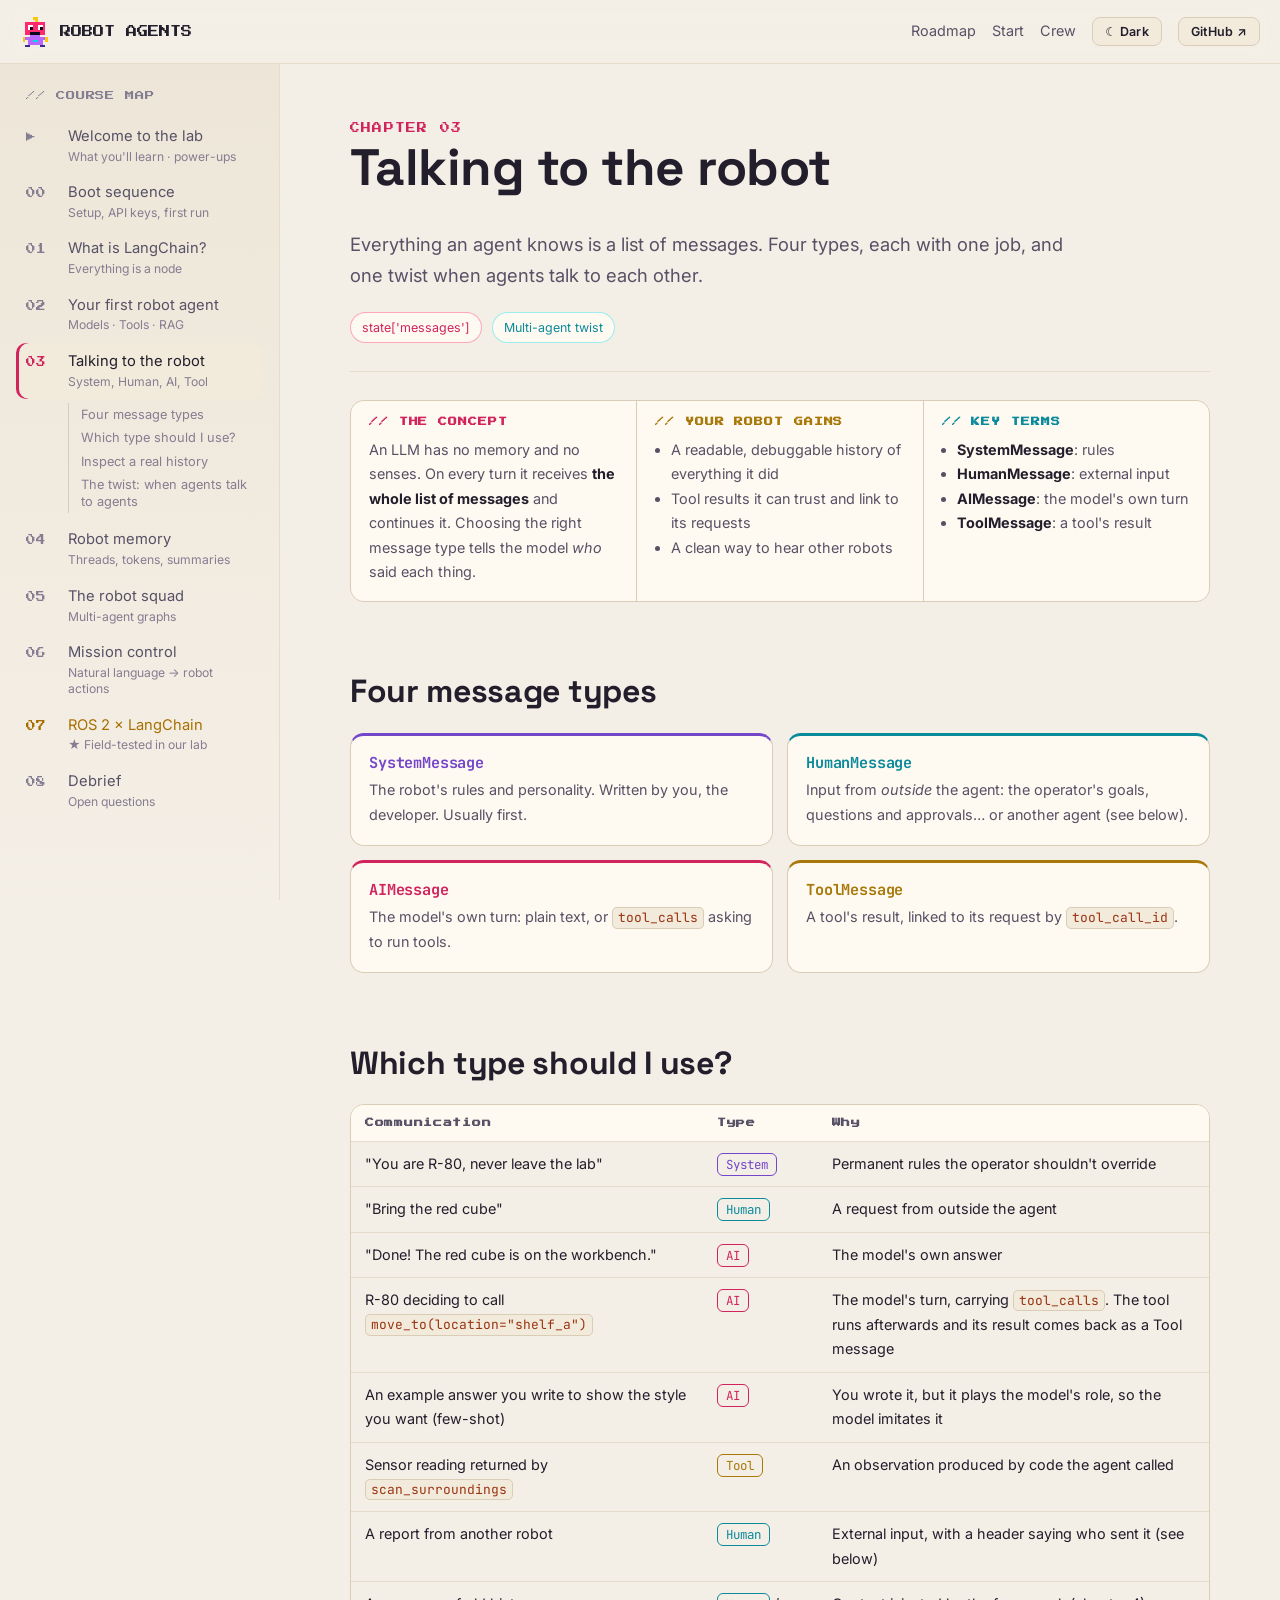
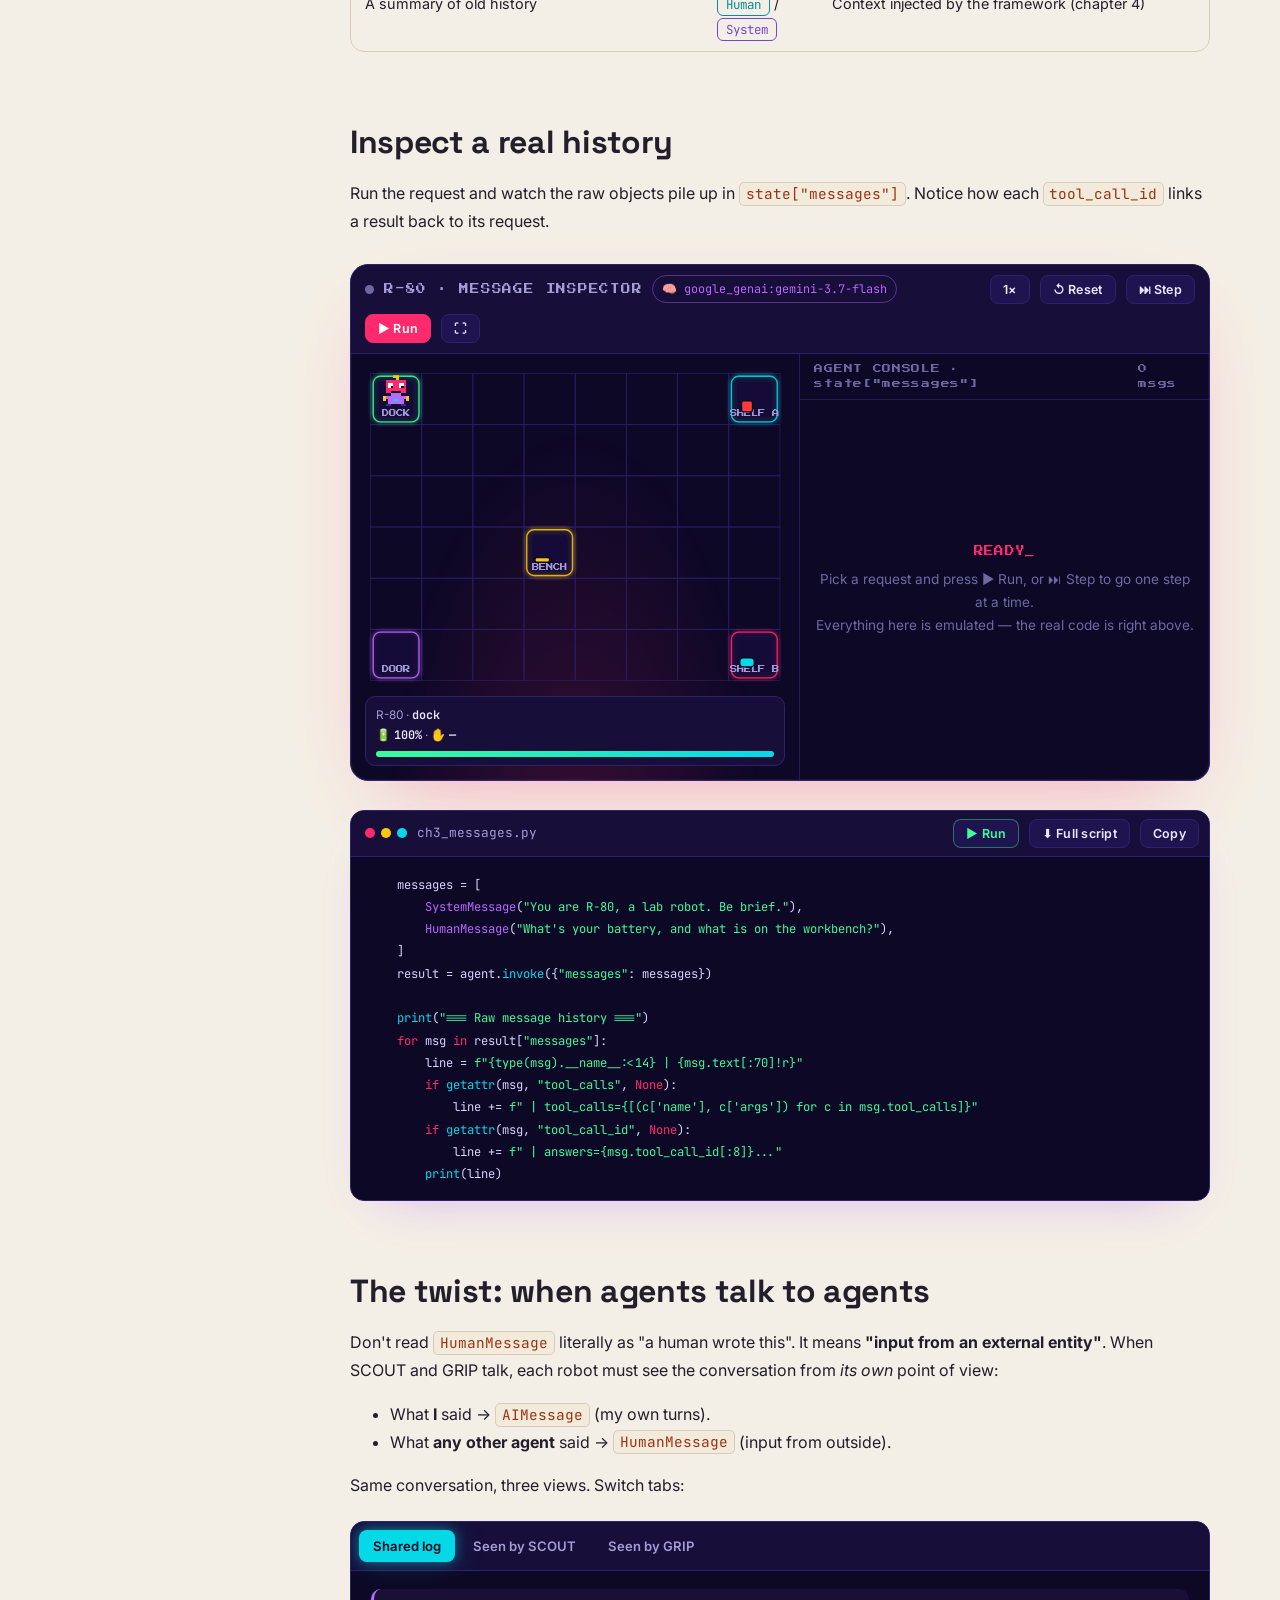
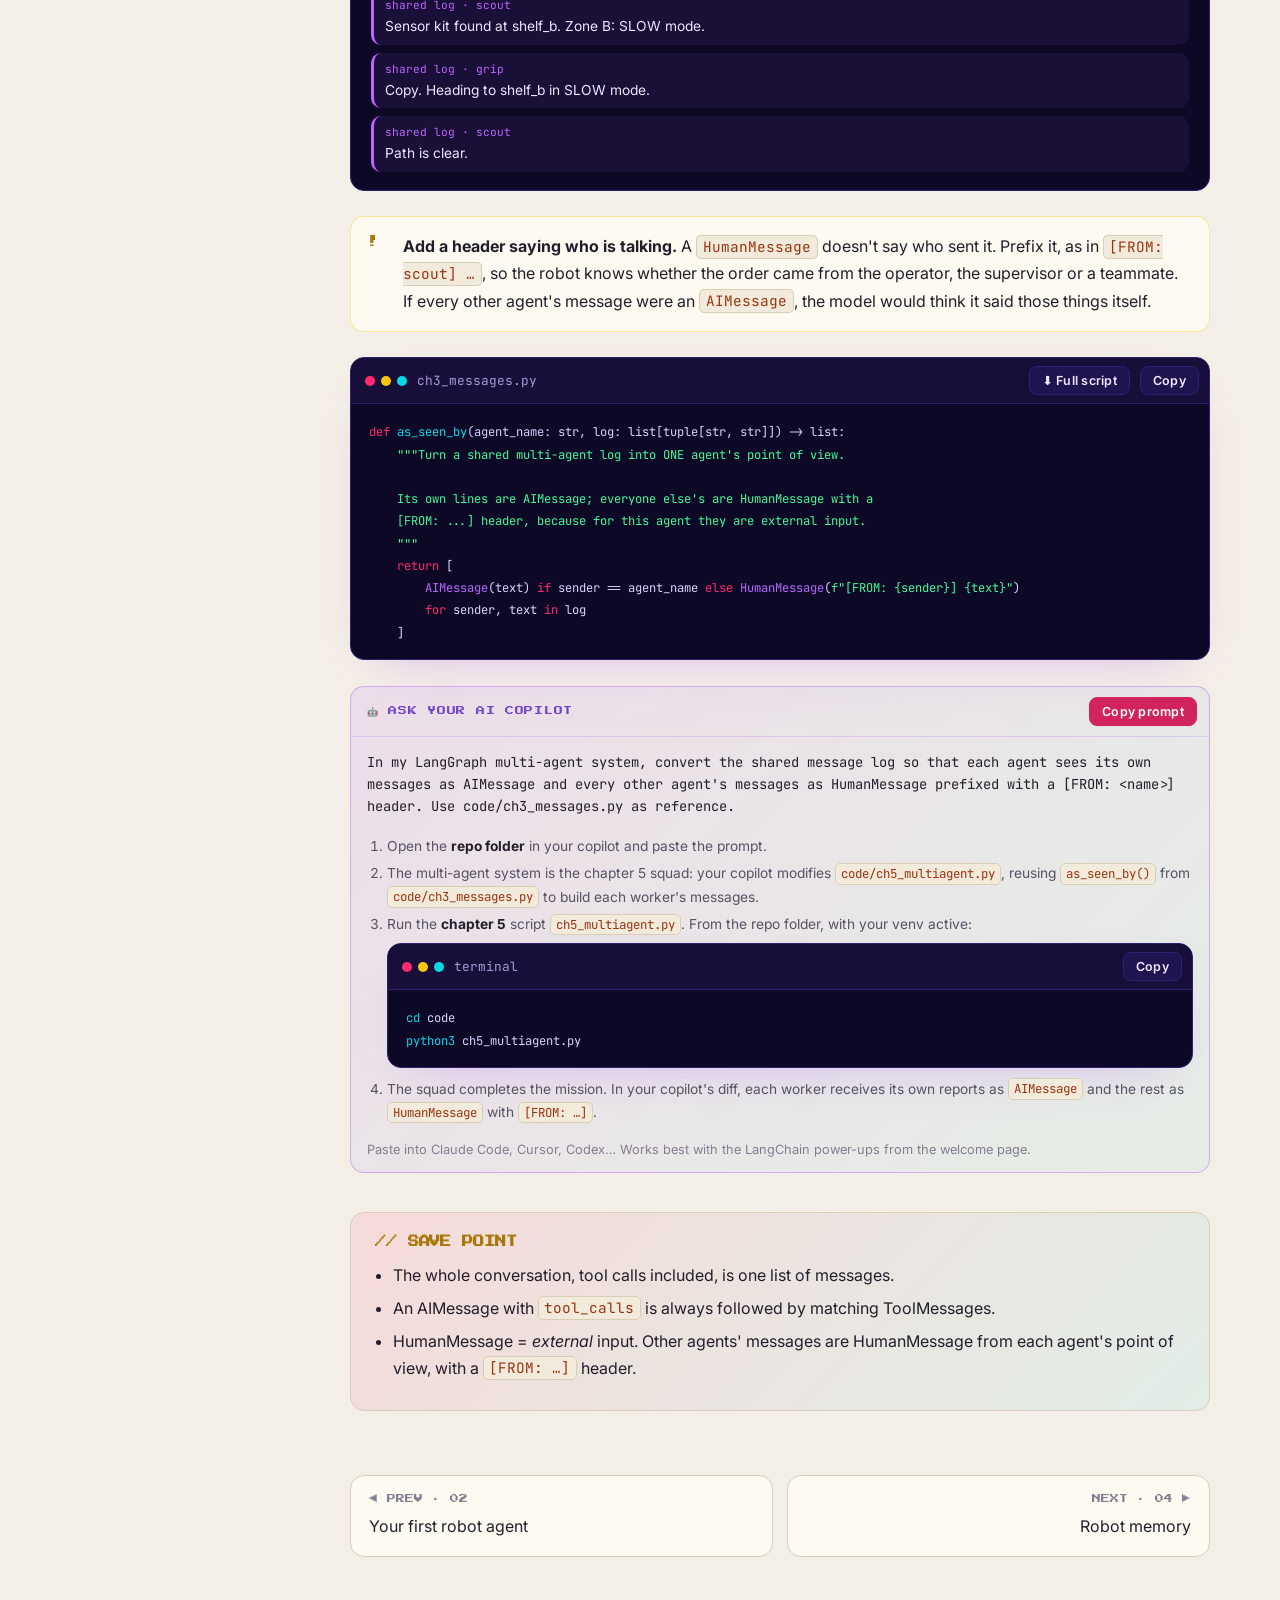
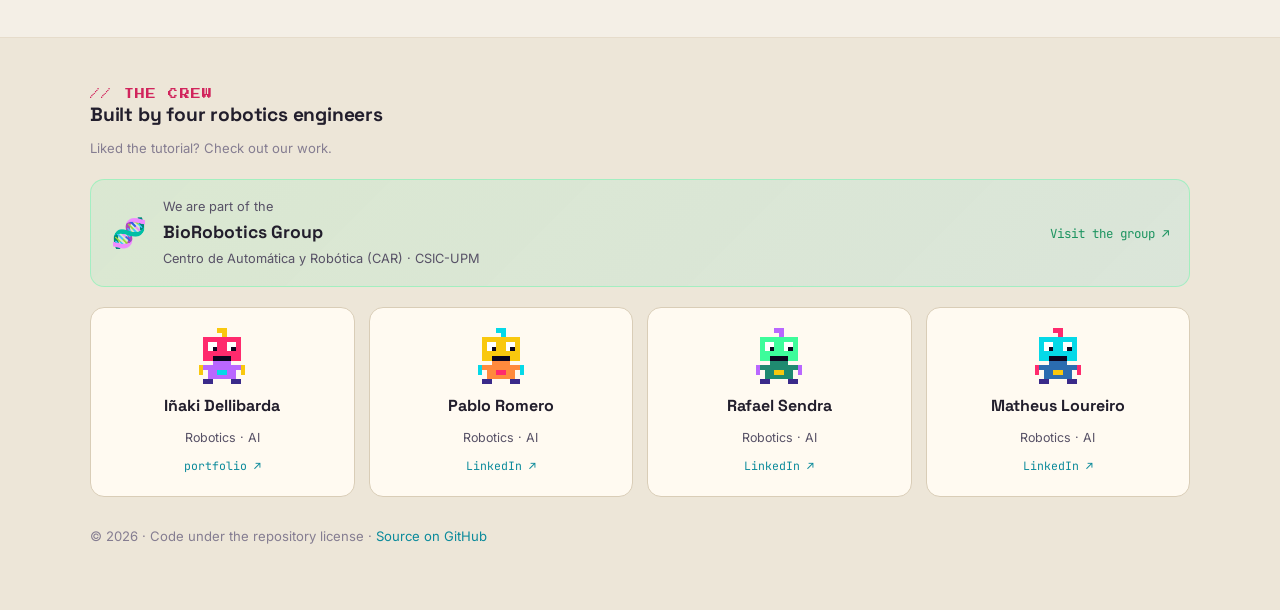
<file: chapters/03-messages.html>
<!doctype html>
<html lang="en">
<head>
  <meta charset="utf-8">
  <meta name="viewport" content="width=device-width, initial-scale=1">
  <title>Talking to the robot · Robot Agents</title>
  <meta name="description" content="LangChain message types explained with robots: SystemMessage, HumanMessage, AIMessage, ToolMessage, and how agents talk to each other.">
  <link rel="icon" href="../assets/img/favicon.svg">
  <link rel="preconnect" href="https://fonts.googleapis.com">
  <link rel="preconnect" href="https://fonts.gstatic.com" crossorigin>
  <link href="https://fonts.googleapis.com/css2?family=Inter:wght@400;500;600&family=JetBrains+Mono:wght@400;600&family=Press+Start+2P&family=Space+Grotesk:wght@500;700&display=swap" rel="stylesheet">
  <link rel="stylesheet" href="../assets/css/theme.css">
  <script>try{if(localStorage.getItem("robot-agents-theme")==="dark")document.documentElement.dataset.theme="dark"}catch(e){}</script>
</head>
<body data-root=".." data-chapter="03-messages">
  <header id="topbar"></header>
  <div class="layout">
    <nav class="sidebar" id="sidebar"></nav>
    <main class="content">
      <div class="content-inner">

<header class="chapter-head">
  <h1>Talking to the robot</h1>
  <p class="lead">Everything an agent knows is a list of messages. Four types, each with one job, and one twist when agents talk to each other.</p>
  <div class="meta"><span class="chip pink">state['messages']</span><span class="chip cyan">Multi-agent twist</span></div>
</header>

<div class="briefing">
  <div><h4>// THE CONCEPT</h4><p>An LLM has no memory and no senses. On every turn it receives <strong>the whole list of messages</strong> and continues it. Choosing the right message type tells the model <em>who</em> said each thing.</p></div>
  <div><h4>// YOUR ROBOT GAINS</h4><ul><li>A readable, debuggable history of everything it did</li><li>Tool results it can trust and link to its requests</li><li>A clean way to hear other robots</li></ul></div>
  <div><h4>// KEY TERMS</h4><ul><li><strong>SystemMessage</strong>: rules</li><li><strong>HumanMessage</strong>: external input</li><li><strong>AIMessage</strong>: the model's own turn</li><li><strong>ToolMessage</strong>: a tool's result</li></ul></div>
</div>

<h2 id="four-types">Four message types</h2>
<div class="grid-2 msg-cards">
  <div class="card" style="--c:var(--msg-system)"><h4>SystemMessage</h4><p>The robot's rules and personality. Written by you, the developer. Usually first.</p></div>
  <div class="card" style="--c:var(--msg-human)"><h4>HumanMessage</h4><p>Input from <em>outside</em> the agent: the operator's goals, questions and approvals… or another agent (see below).</p></div>
  <div class="card" style="--c:var(--msg-ai)"><h4>AIMessage</h4><p>The model's own turn: plain text, or <code>tool_calls</code> asking to run tools.</p></div>
  <div class="card" style="--c:var(--msg-tool)"><h4>ToolMessage</h4><p>A tool's result, linked to its request by <code>tool_call_id</code>.</p></div>
</div>

<h2 id="which-type">Which type should I use?</h2>
<div class="table-wrap"><table>
  <tr><th>Communication</th><th>Type</th><th>Why</th></tr>
  <tr><td>"You are R-80, never leave the lab"</td><td><span class="tag system">System</span></td><td>Permanent rules the operator shouldn't override</td></tr>
  <tr><td>"Bring the red cube"</td><td><span class="tag human">Human</span></td><td>A request from outside the agent</td></tr>
  <tr><td>"Done! The red cube is on the workbench."</td><td><span class="tag ai">AI</span></td><td>The model's own answer</td></tr>
  <tr><td>R-80 deciding to call <code>move_to(location="shelf_a")</code></td><td><span class="tag ai">AI</span></td><td>The model's turn, carrying <code>tool_calls</code>. The tool runs afterwards and its result comes back as a Tool message</td></tr>
  <tr><td>An example answer you write to show the style you want (few-shot)</td><td><span class="tag ai">AI</span></td><td>You wrote it, but it plays the model's role, so the model imitates it</td></tr>
  <tr><td>Sensor reading returned by <code>scan_surroundings</code></td><td><span class="tag tool">Tool</span></td><td>An observation produced by code the agent called</td></tr>
  <tr><td>A report from another robot</td><td><span class="tag human">Human</span></td><td>External input, with a header saying who sent it (see below)</td></tr>
  <tr><td>A summary of old history</td><td><span class="tag human">Human</span> / <span class="tag system">System</span></td><td>Context injected by the framework (chapter 4)</td></tr>
</table></div>

<h2 id="inspect">Inspect a real history</h2>
<p>Run the request and watch the raw objects pile up in <code>state["messages"]</code>. Notice how each <code>tool_call_id</code> links a result back to its request.</p>
<div class="sim" id="sim-messages" data-scenario="ch3-messages"></div>
<div class="code" data-file="ch3_messages.py" data-download="code/ch3_messages.py" data-run="sim-messages"><pre><code class="lang-python">    messages = [
        SystemMessage("You are R-80, a lab robot. Be brief."),
        HumanMessage("What's your battery, and what is on the workbench?"),
    ]
    result = agent.invoke({"messages": messages})

    print("=== Raw message history ===")
    for msg in result["messages"]:
        line = f"{type(msg).__name__:&lt;14} | {msg.text[:70]!r}"
        if getattr(msg, "tool_calls", None):
            line += f" | tool_calls={[(c['name'], c['args']) for c in msg.tool_calls]}"
        if getattr(msg, "tool_call_id", None):
            line += f" | answers={msg.tool_call_id[:8]}..."
        print(line)</code></pre></div>

<h2 id="agents-talking">The twist: when agents talk to agents</h2>
<p>Don't read <code>HumanMessage</code> literally as "a human wrote this". It means <strong>"input from an external entity"</strong>. When SCOUT and GRIP talk, each robot must see the conversation from <em>its own</em> point of view:</p>
<ul>
  <li>What <strong>I</strong> said → <code>AIMessage</code> (my own turns).</li>
  <li>What <strong>any other agent</strong> said → <code>HumanMessage</code> (input from outside).</li>
</ul>
<p>Same conversation, three views. Switch tabs:</p>
<div class="tabs"><div class="tab-panel" data-tab="Shared log"><div class="msg-list"><div class="msg route"><div class="kind">shared log · scout</div><div class="body">Sensor kit found at shelf_b. Zone B: SLOW mode.</div></div><div class="msg route"><div class="kind">shared log · grip</div><div class="body">Copy. Heading to shelf_b in SLOW mode.</div></div><div class="msg route"><div class="kind">shared log · scout</div><div class="body">Path is clear.</div></div></div></div><div class="tab-panel" data-tab="Seen by SCOUT"><div class="msg-list"><div class="msg ai"><div class="kind">AIMessage · my own words</div><div class="body">Sensor kit found at shelf_b. Zone B: SLOW mode.</div></div><div class="msg human"><div class="kind">HumanMessage · from GRIP</div><div class="body">[FROM: grip] Copy. Heading to shelf_b in SLOW mode.</div></div><div class="msg ai"><div class="kind">AIMessage · my own words</div><div class="body">Path is clear.</div></div></div></div><div class="tab-panel" data-tab="Seen by GRIP"><div class="msg-list"><div class="msg human"><div class="kind">HumanMessage · from SCOUT</div><div class="body">[FROM: scout] Sensor kit found at shelf_b. Zone B: SLOW mode.</div></div><div class="msg ai"><div class="kind">AIMessage · my own words</div><div class="body">Copy. Heading to shelf_b in SLOW mode.</div></div><div class="msg human"><div class="kind">HumanMessage · from SCOUT</div><div class="body">[FROM: scout] Path is clear.</div></div></div></div></div>
<div class="callout warn"><p><strong>Add a header saying who is talking.</strong> A <code>HumanMessage</code> doesn't say who sent it. Prefix it, as in <code>[FROM: scout] …</code>, so the robot knows whether the order came from the operator, the supervisor or a teammate. If every other agent's message were an <code>AIMessage</code>, the model would think it said those things itself.</p></div>
<div class="code" data-file="ch3_messages.py" data-download="code/ch3_messages.py"><pre><code class="lang-python">def as_seen_by(agent_name: str, log: list[tuple[str, str]]) -&gt; list:
    """Turn a shared multi-agent log into ONE agent's point of view.

    Its own lines are AIMessage; everyone else's are HumanMessage with a
    [FROM: ...] header, because for this agent they are external input.
    """
    return [
        AIMessage(text) if sender == agent_name else HumanMessage(f"[FROM: {sender}] {text}")
        for sender, text in log
    ]</code></pre></div>

<div class="prompt-box">
  <div class="prompt-head"><span class="pixel">🤖 ASK YOUR AI COPILOT</span></div>
  <div class="prompt-text">In my LangGraph multi-agent system, convert the shared message log so that each agent sees its own messages as AIMessage and every other agent's messages as HumanMessage prefixed with a [FROM: &lt;name&gt;] header. Use code/ch3_messages.py as reference.</div>
  <ol class="prompt-steps"><li>Open the <strong>repo folder</strong> in your copilot and paste the prompt.</li><li>The multi-agent system is the chapter 5 squad: your copilot modifies <code>code/ch5_multiagent.py</code>, reusing <code>as_seen_by()</code> from <code>code/ch3_messages.py</code> to build each worker's messages.</li><li>Run the <strong>chapter 5</strong> script <code>ch5_multiagent.py</code>. From the repo folder, with your venv active:<div class="code" data-file="terminal"><pre><code class="lang-bash">cd code
python3 ch5_multiagent.py</code></pre></div></li><li>The squad completes the mission. In your copilot's diff, each worker receives its own reports as <code>AIMessage</code> and the rest as <code>HumanMessage</code> with <code>[FROM: …]</code>.</li></ol>
  <div class="credit">Paste into Claude Code, Cursor, Codex… Works best with the LangChain power-ups from the welcome page.</div>
</div>

<div class="takeaways"><h4>// SAVE POINT</h4><ul><li>The whole conversation, tool calls included, is one list of messages.</li><li>An AIMessage with <code>tool_calls</code> is always followed by matching ToolMessages.</li><li>HumanMessage = <em>external</em> input. Other agents' messages are HumanMessage from each agent's point of view, with a <code>[FROM: …]</code> header.</li></ul></div>

      </div>
    </main>
  </div>
  <footer id="footer"></footer>

  <script src="../assets/js/site.js"></script>
  <script src="../assets/js/scenarios.js"></script>
  <script src="../assets/js/sim.js"></script>
  <script src="../assets/js/diagram.js"></script>
  <script src="../assets/js/widgets.js"></script>
</body>
</html>
</file>
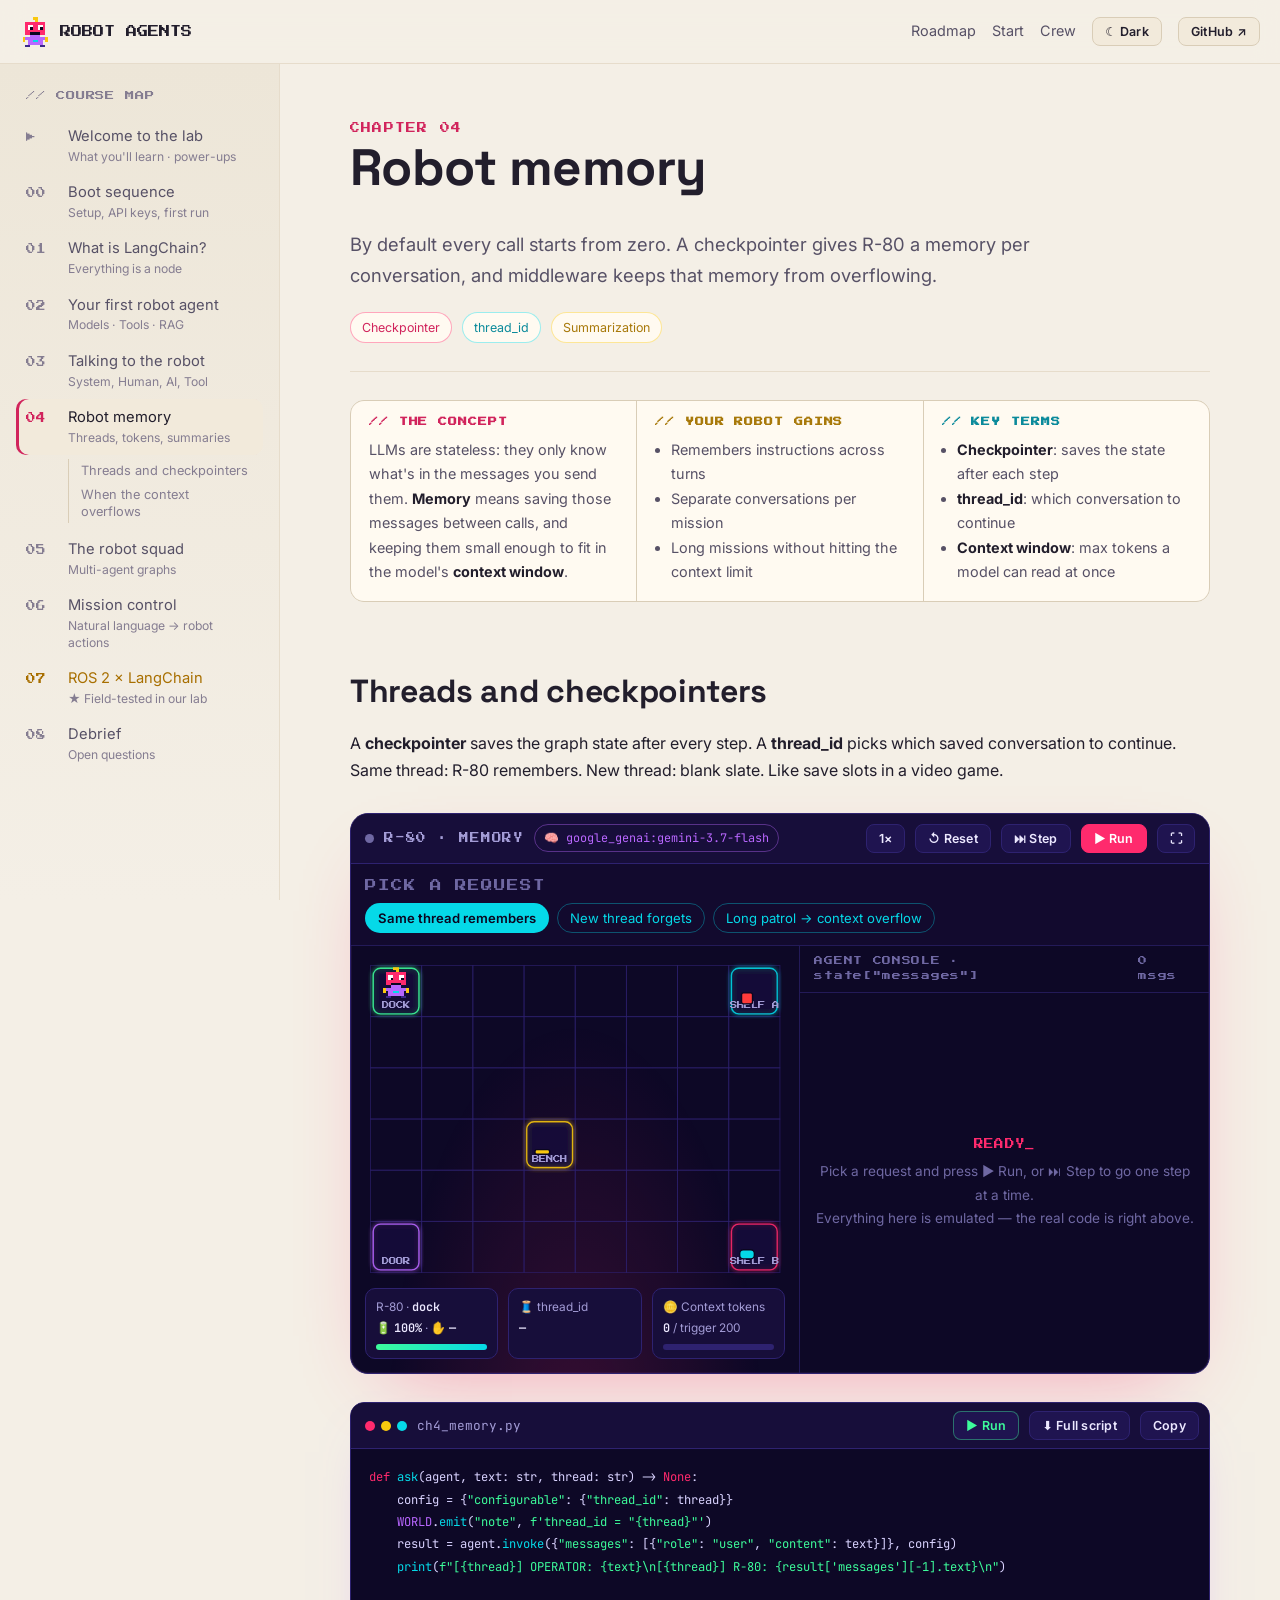
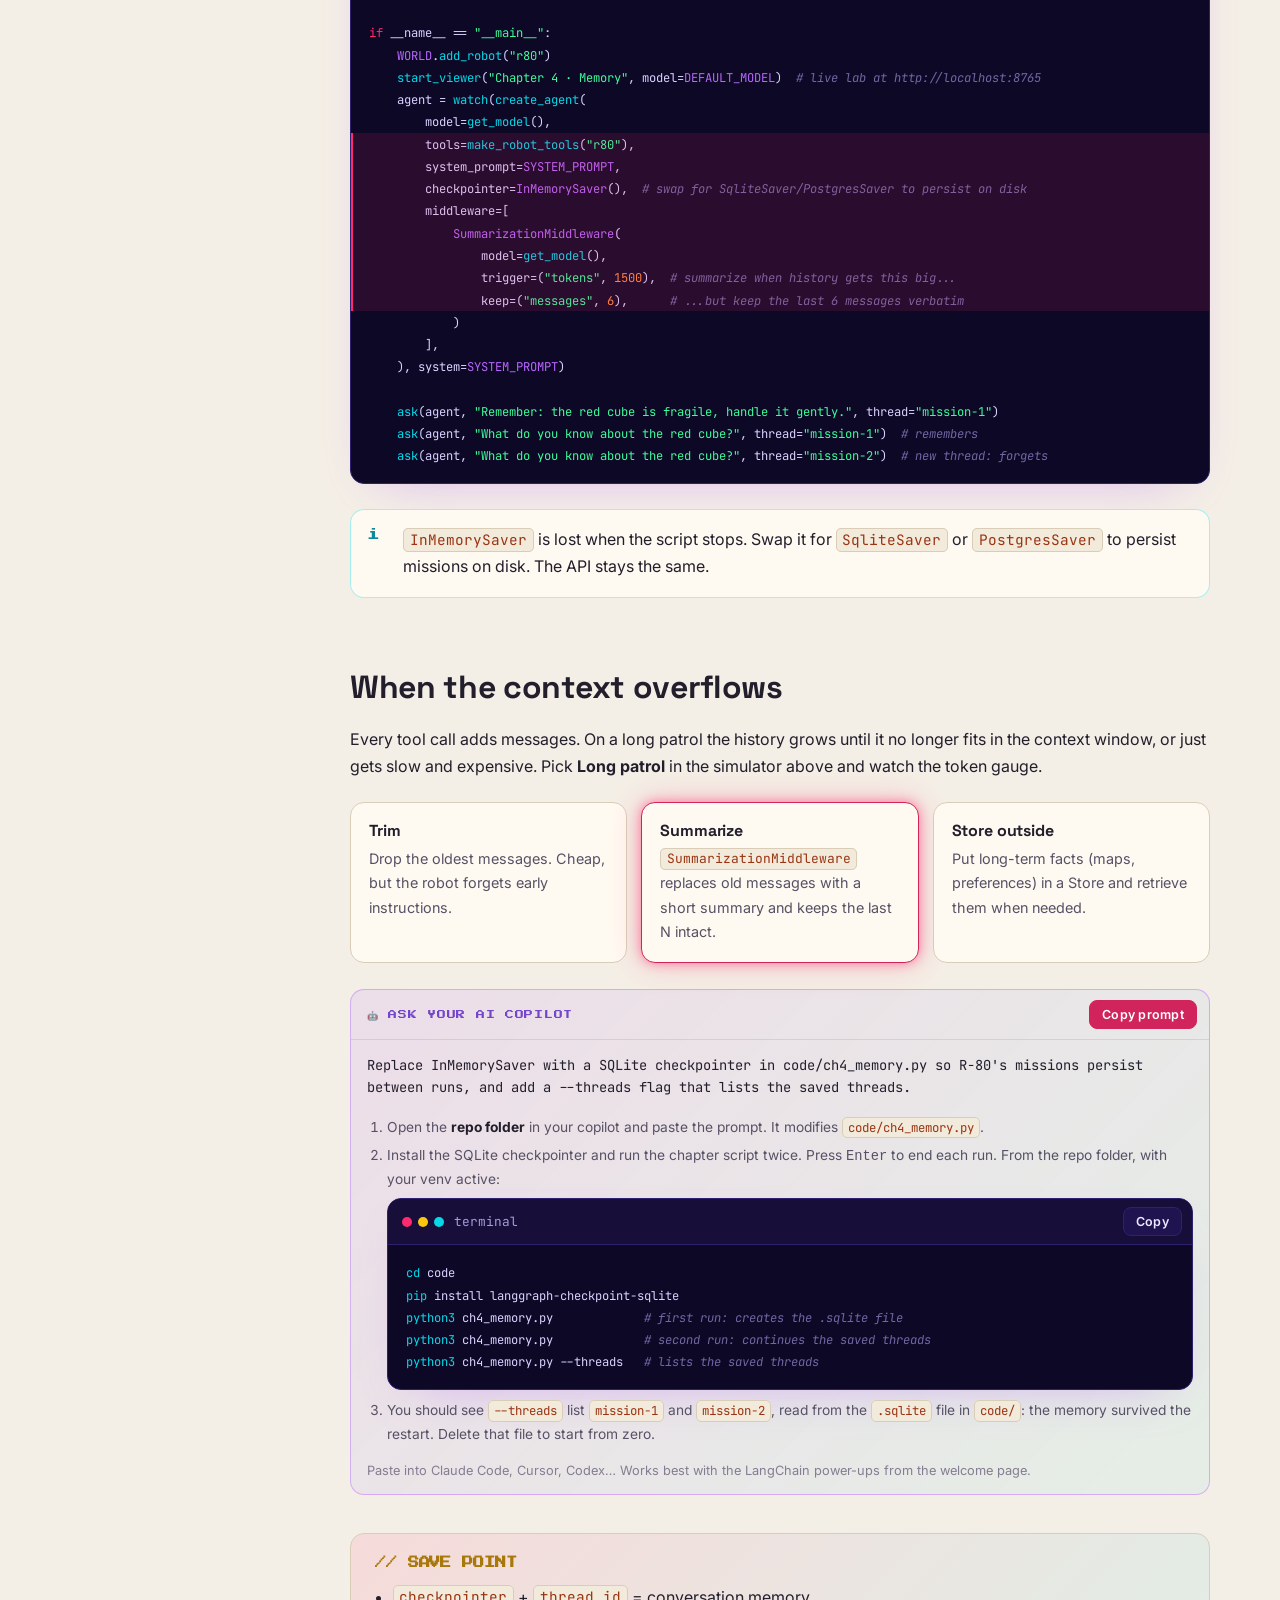
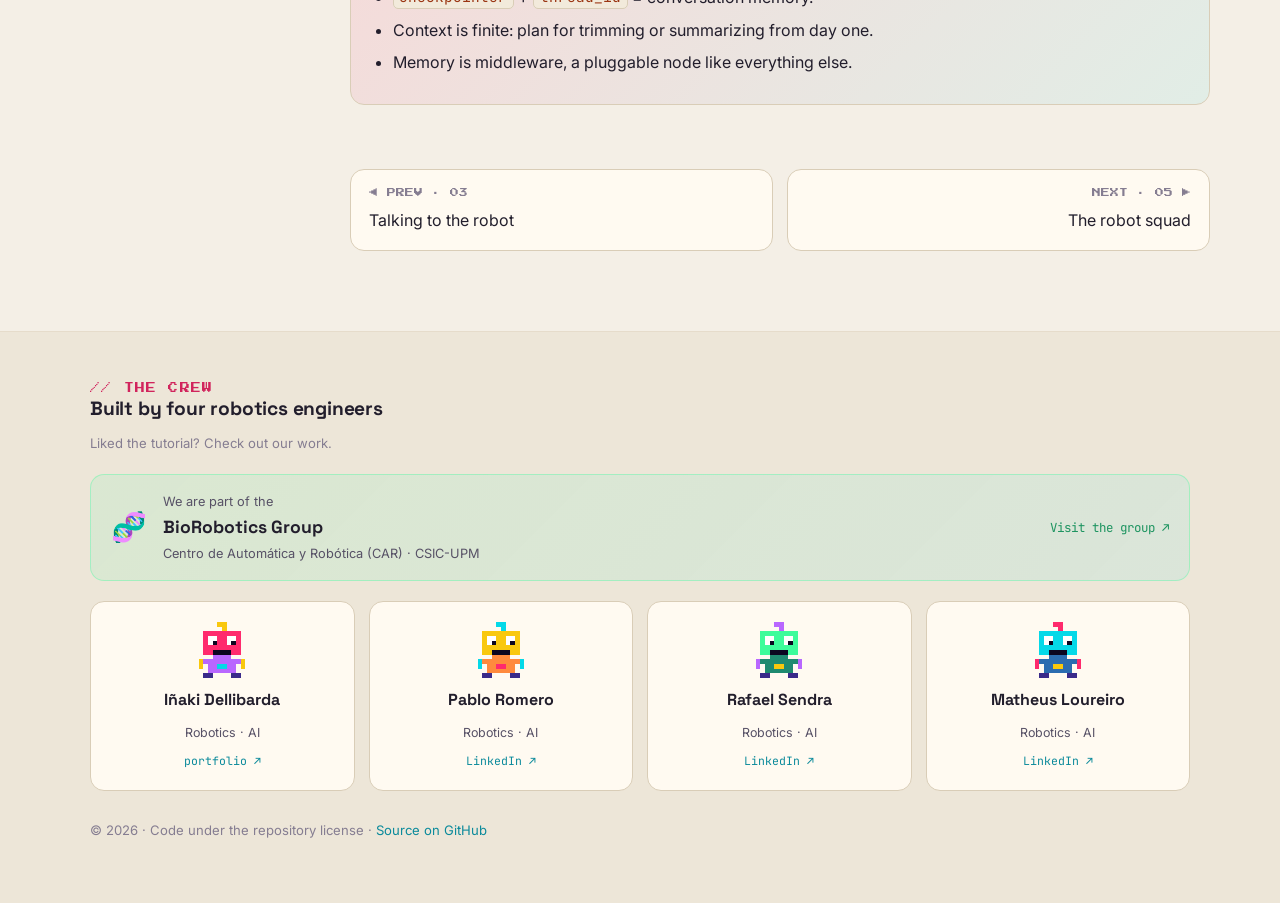
<file: chapters/04-memory.html>
<!doctype html>
<html lang="en">
<head>
  <meta charset="utf-8">
  <meta name="viewport" content="width=device-width, initial-scale=1">
  <title>Robot memory · Robot Agents</title>
  <meta name="description" content="Agent memory in LangGraph: checkpointers, threads, token management and summarization.">
  <link rel="icon" href="../assets/img/favicon.svg">
  <link rel="preconnect" href="https://fonts.googleapis.com">
  <link rel="preconnect" href="https://fonts.gstatic.com" crossorigin>
  <link href="https://fonts.googleapis.com/css2?family=Inter:wght@400;500;600&family=JetBrains+Mono:wght@400;600&family=Press+Start+2P&family=Space+Grotesk:wght@500;700&display=swap" rel="stylesheet">
  <link rel="stylesheet" href="../assets/css/theme.css">
  <script>try{if(localStorage.getItem("robot-agents-theme")==="dark")document.documentElement.dataset.theme="dark"}catch(e){}</script>
</head>
<body data-root=".." data-chapter="04-memory">
  <header id="topbar"></header>
  <div class="layout">
    <nav class="sidebar" id="sidebar"></nav>
    <main class="content">
      <div class="content-inner">

<header class="chapter-head">
  <h1>Robot memory</h1>
  <p class="lead">By default every call starts from zero. A checkpointer gives R-80 a memory per conversation, and middleware keeps that memory from overflowing.</p>
  <div class="meta"><span class="chip pink">Checkpointer</span><span class="chip cyan">thread_id</span><span class="chip yellow">Summarization</span></div>
</header>

<div class="briefing">
  <div><h4>// THE CONCEPT</h4><p>LLMs are stateless: they only know what's in the messages you send them. <strong>Memory</strong> means saving those messages between calls, and keeping them small enough to fit in the model's <strong>context window</strong>.</p></div>
  <div><h4>// YOUR ROBOT GAINS</h4><ul><li>Remembers instructions across turns</li><li>Separate conversations per mission</li><li>Long missions without hitting the context limit</li></ul></div>
  <div><h4>// KEY TERMS</h4><ul><li><strong>Checkpointer</strong>: saves the state after each step</li><li><strong>thread_id</strong>: which conversation to continue</li><li><strong>Context window</strong>: max tokens a model can read at once</li></ul></div>
</div>

<h2 id="threads">Threads and checkpointers</h2>
<p>A <strong>checkpointer</strong> saves the graph state after every step. A <strong>thread_id</strong> picks which saved conversation to continue. Same thread: R-80 remembers. New thread: blank slate. Like save slots in a video game.</p>
<div class="sim" id="sim-memory" data-scenario="ch4-memory"></div>
<div class="code" data-file="ch4_memory.py" data-download="code/ch4_memory.py" data-run="sim-memory" data-hl="13-20"><pre><code class="lang-python">def ask(agent, text: str, thread: str) -&gt; None:
    config = {"configurable": {"thread_id": thread}}
    WORLD.emit("note", f'thread_id = "{thread}"')
    result = agent.invoke({"messages": [{"role": "user", "content": text}]}, config)
    print(f"[{thread}] OPERATOR: {text}\n[{thread}] R-80: {result['messages'][-1].text}\n")


if __name__ == "__main__":
    WORLD.add_robot("r80")
    start_viewer("Chapter 4 · Memory", model=DEFAULT_MODEL)  # live lab at http://localhost:8765
    agent = watch(create_agent(
        model=get_model(),
        tools=make_robot_tools("r80"),
        system_prompt=SYSTEM_PROMPT,
        checkpointer=InMemorySaver(),  # swap for SqliteSaver/PostgresSaver to persist on disk
        middleware=[
            SummarizationMiddleware(
                model=get_model(),
                trigger=("tokens", 1500),  # summarize when history gets this big...
                keep=("messages", 6),      # ...but keep the last 6 messages verbatim
            )
        ],
    ), system=SYSTEM_PROMPT)

    ask(agent, "Remember: the red cube is fragile, handle it gently.", thread="mission-1")
    ask(agent, "What do you know about the red cube?", thread="mission-1")  # remembers
    ask(agent, "What do you know about the red cube?", thread="mission-2")  # new thread: forgets</code></pre></div>
<div class="callout tip"><p><code>InMemorySaver</code> is lost when the script stops. Swap it for <code>SqliteSaver</code> or <code>PostgresSaver</code> to persist missions on disk. The API stays the same.</p></div>

<h2 id="overflow">When the context overflows</h2>
<p>Every tool call adds messages. On a long patrol the history grows until it no longer fits in the context window, or just gets slow and expensive. Pick <strong>Long patrol</strong> in the simulator above and watch the token gauge.</p>
<div class="grid-3">
  <div class="card"><h4>Trim</h4><p>Drop the oldest messages. Cheap, but the robot forgets early instructions.</p></div>
  <div class="card highlight"><h4>Summarize</h4><p><code>SummarizationMiddleware</code> replaces old messages with a short summary and keeps the last N intact.</p></div>
  <div class="card"><h4>Store outside</h4><p>Put long-term facts (maps, preferences) in a Store and retrieve them when needed.</p></div>
</div>


<div class="prompt-box">
  <div class="prompt-head"><span class="pixel">🤖 ASK YOUR AI COPILOT</span></div>
  <div class="prompt-text">Replace InMemorySaver with a SQLite checkpointer in code/ch4_memory.py so R-80's missions persist between runs, and add a --threads flag that lists the saved threads.</div>
  <ol class="prompt-steps"><li>Open the <strong>repo folder</strong> in your copilot and paste the prompt. It modifies <code>code/ch4_memory.py</code>.</li><li>Install the SQLite checkpointer and run the chapter script twice. Press <kbd>Enter</kbd> to end each run. From the repo folder, with your venv active:<div class="code" data-file="terminal"><pre><code class="lang-bash">cd code
pip install langgraph-checkpoint-sqlite
python3 ch4_memory.py             # first run: creates the .sqlite file
python3 ch4_memory.py             # second run: continues the saved threads
python3 ch4_memory.py --threads   # lists the saved threads</code></pre></div></li><li>You should see <code>--threads</code> list <code>mission-1</code> and <code>mission-2</code>, read from the <code>.sqlite</code> file in <code>code/</code>: the memory survived the restart. Delete that file to start from zero.</li></ol>
  <div class="credit">Paste into Claude Code, Cursor, Codex… Works best with the LangChain power-ups from the welcome page.</div>
</div>

<div class="takeaways"><h4>// SAVE POINT</h4><ul><li><code>checkpointer</code> + <code>thread_id</code> = conversation memory.</li><li>Context is finite: plan for trimming or summarizing from day one.</li><li>Memory is middleware, a pluggable node like everything else.</li></ul></div>

      </div>
    </main>
  </div>
  <footer id="footer"></footer>

  <script src="../assets/js/site.js"></script>
  <script src="../assets/js/scenarios.js"></script>
  <script src="../assets/js/sim.js"></script>
  <script src="../assets/js/diagram.js"></script>
  <script src="../assets/js/widgets.js"></script>
</body>
</html>
</file>
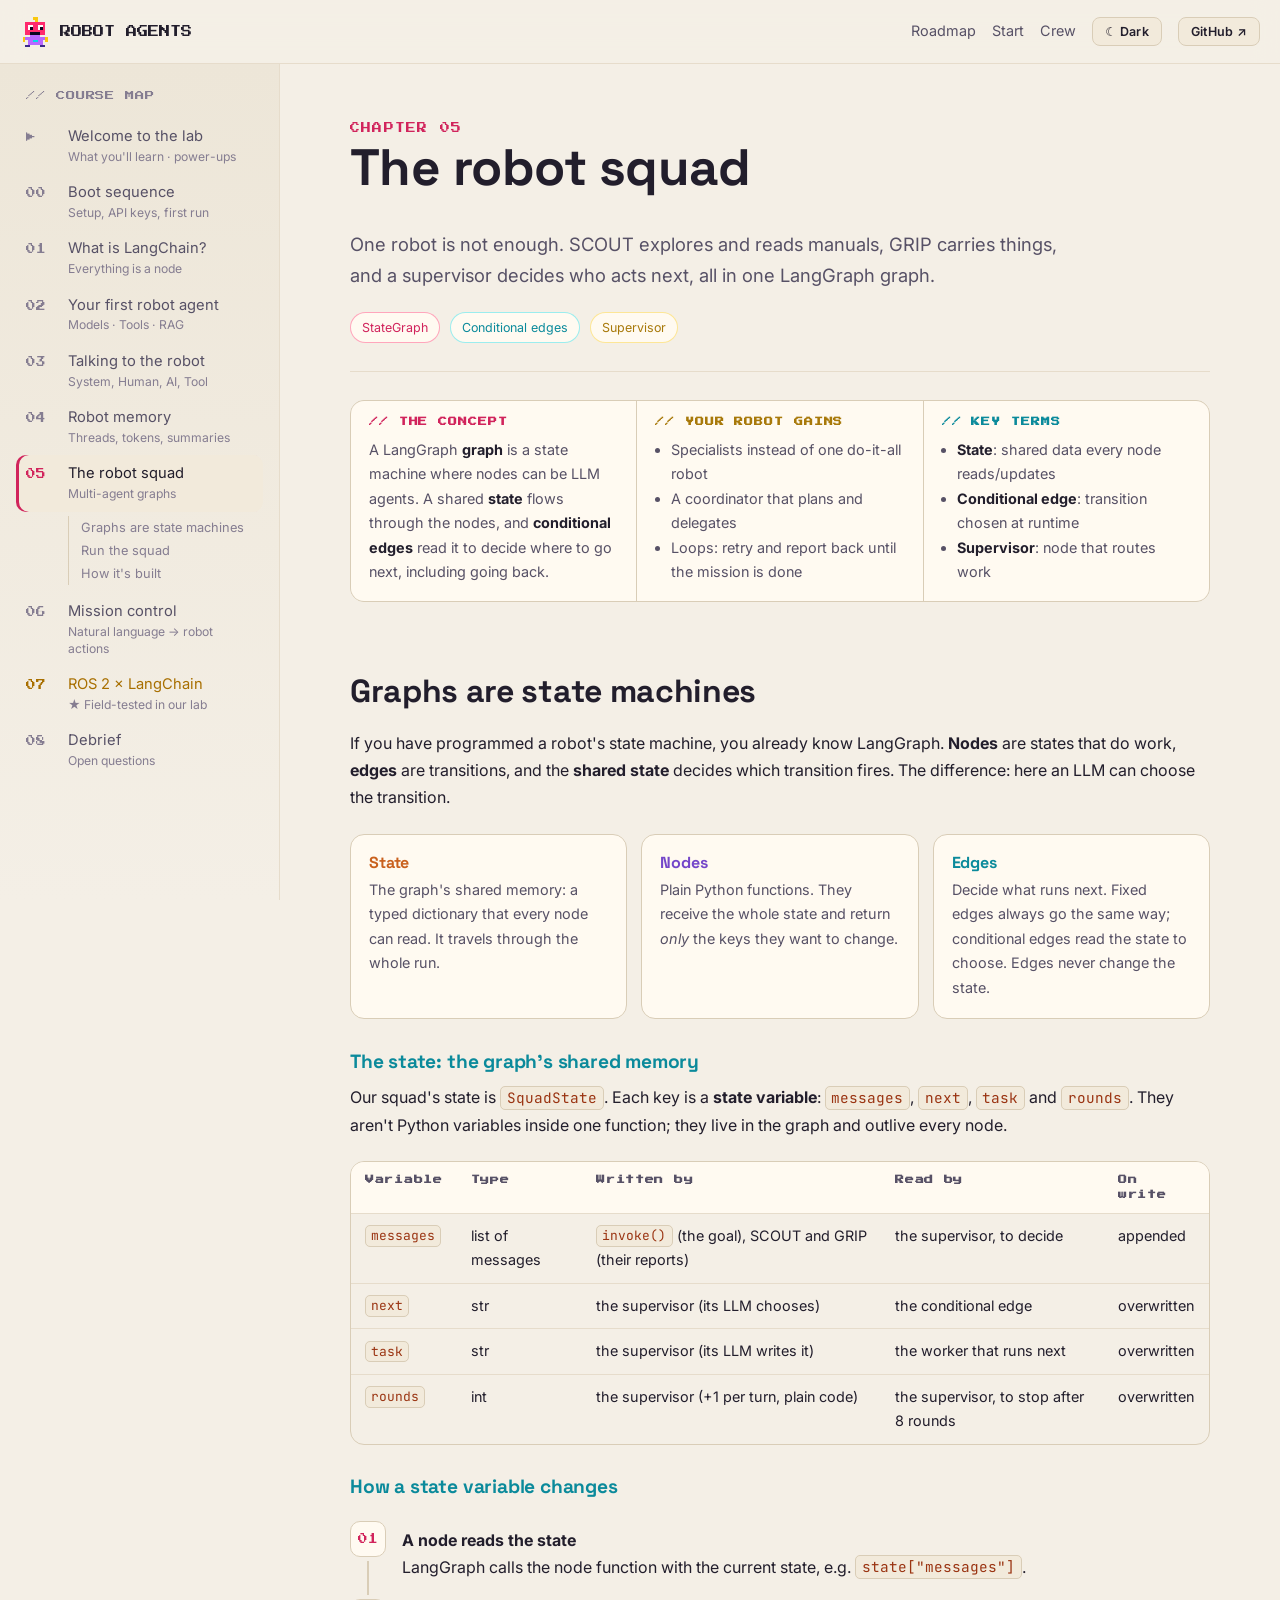
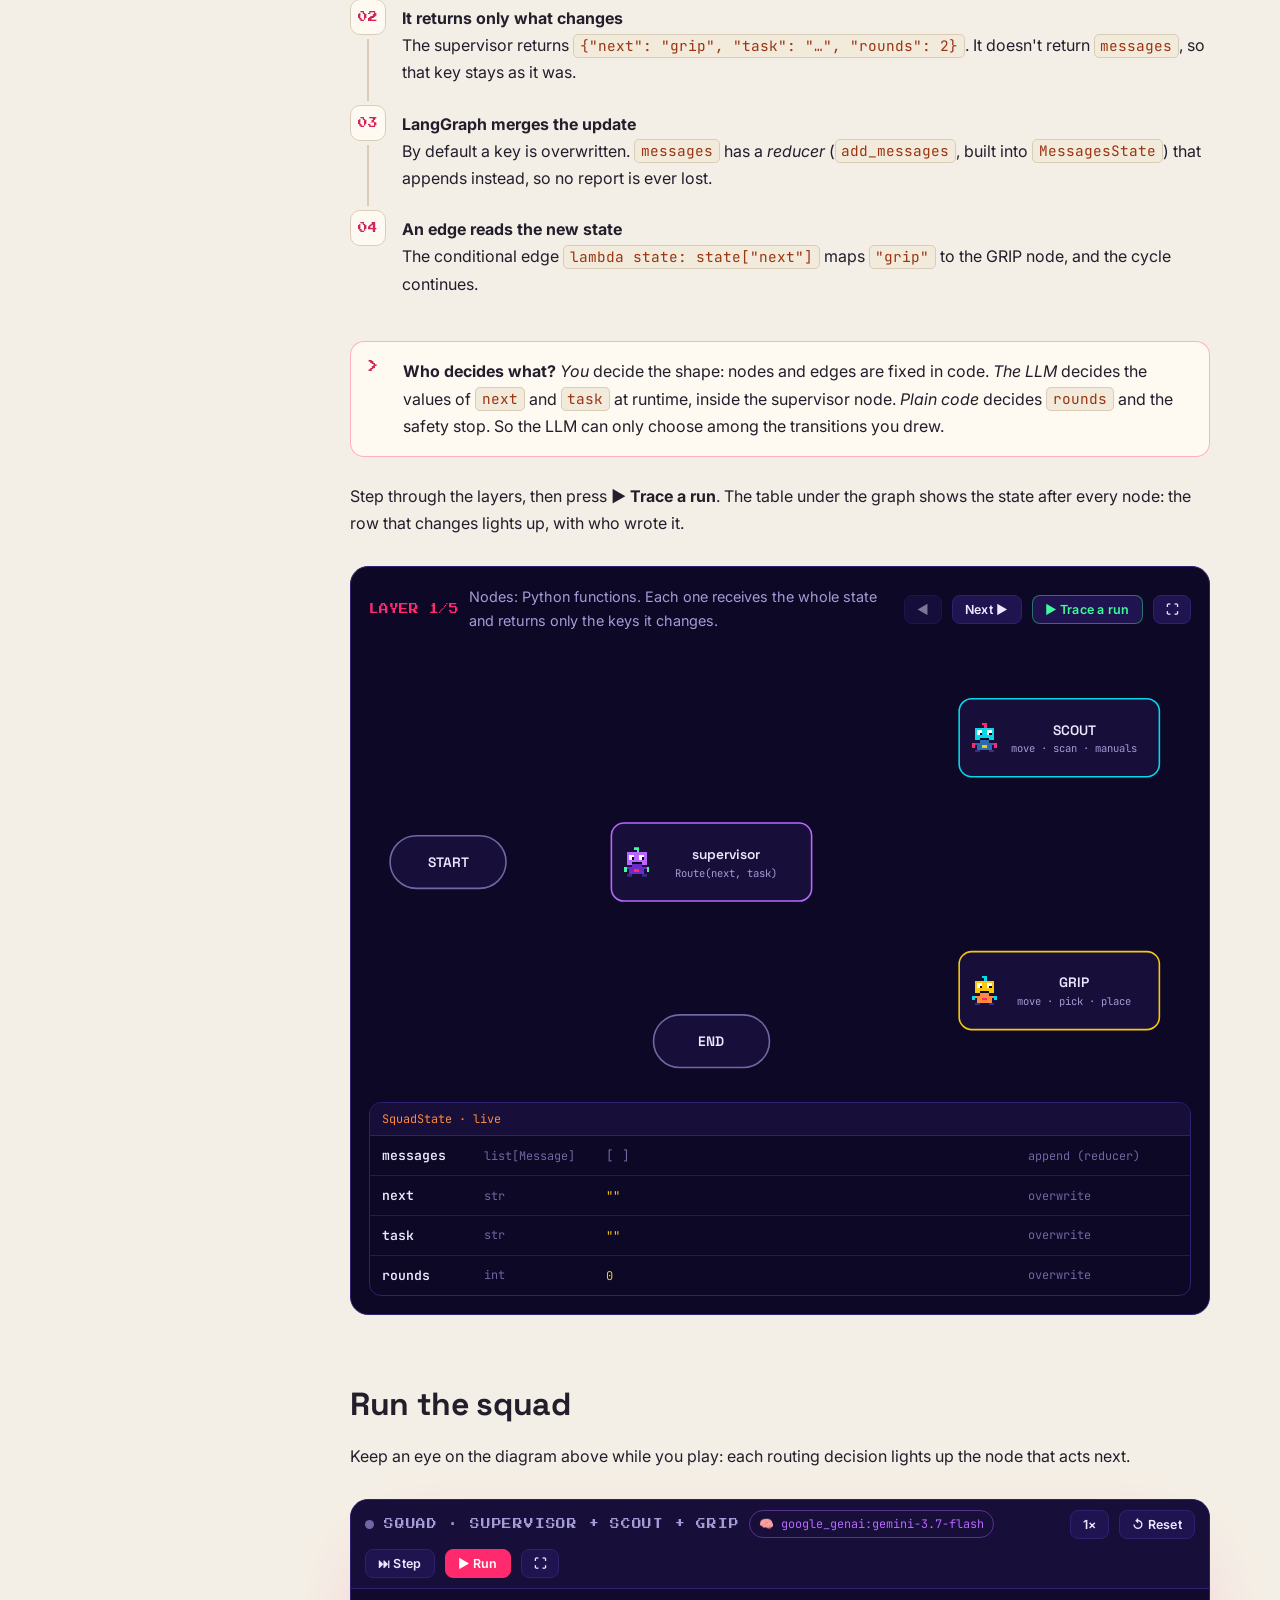
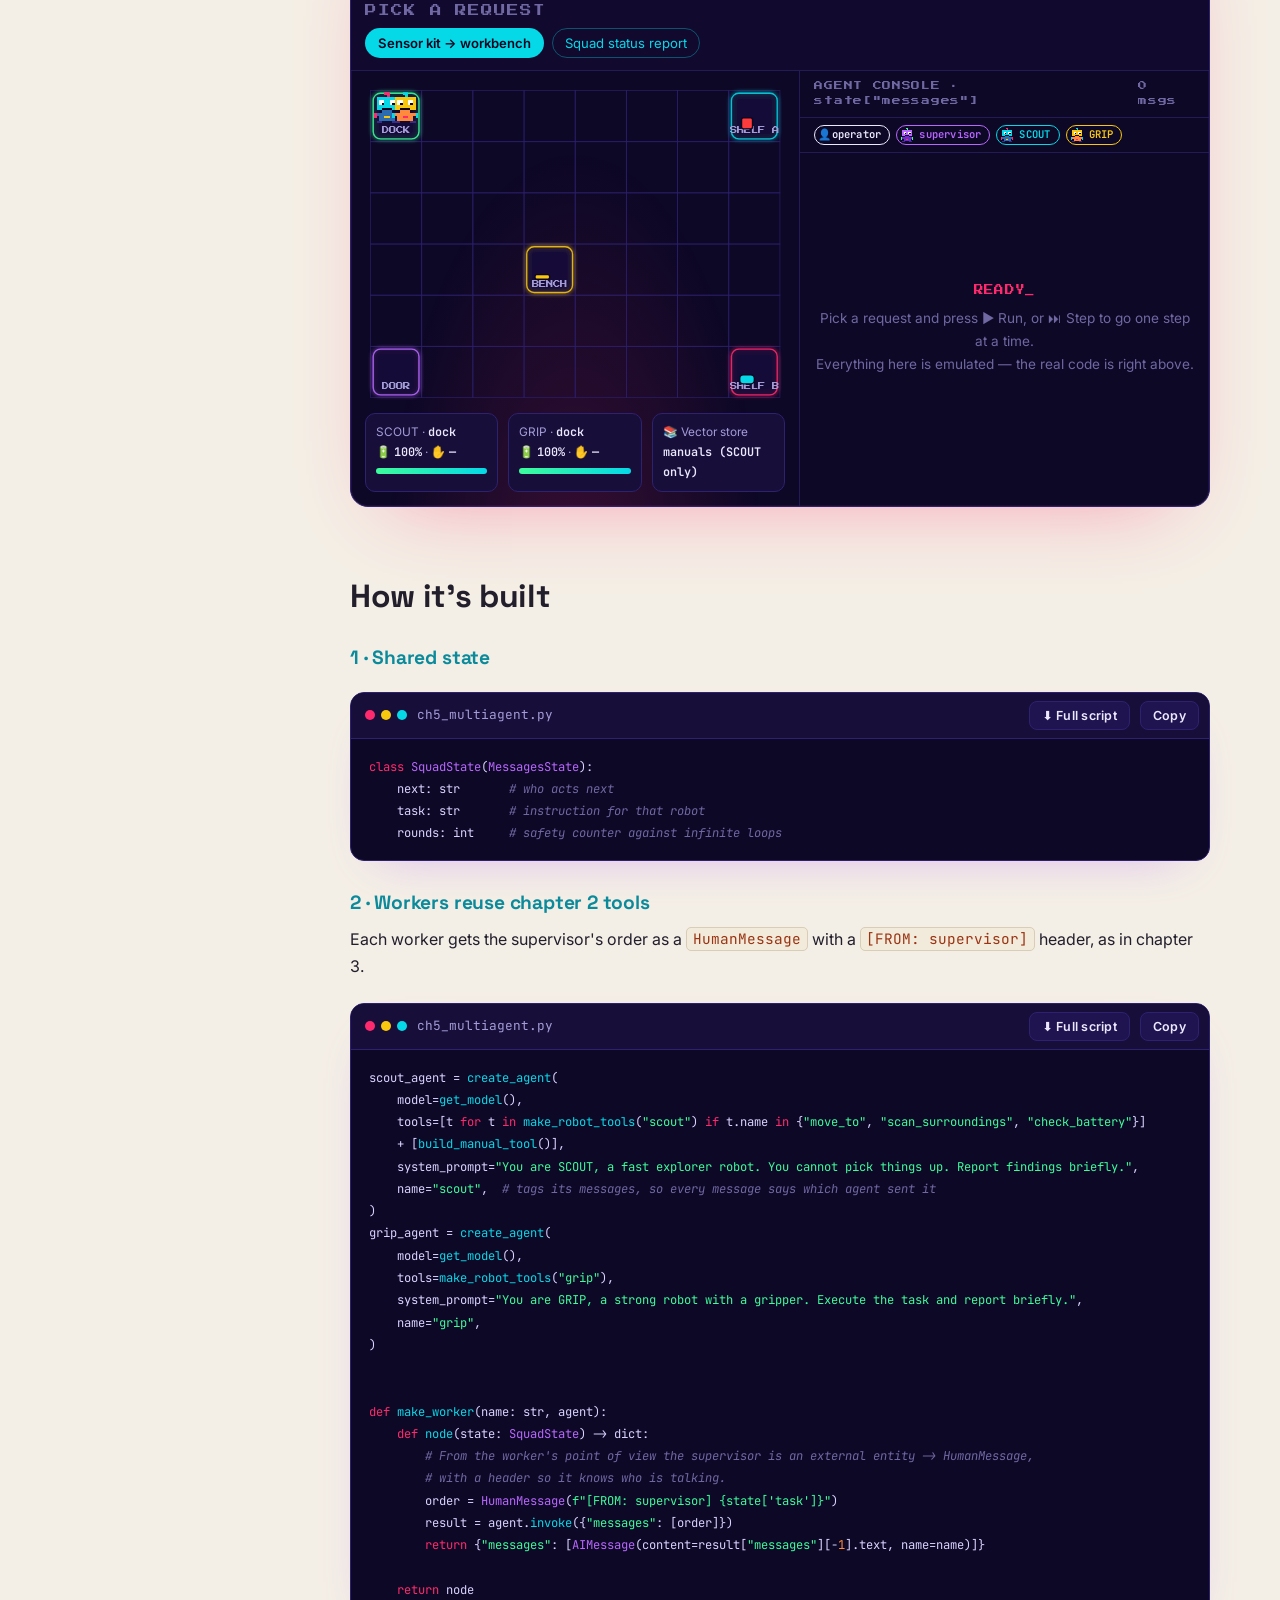
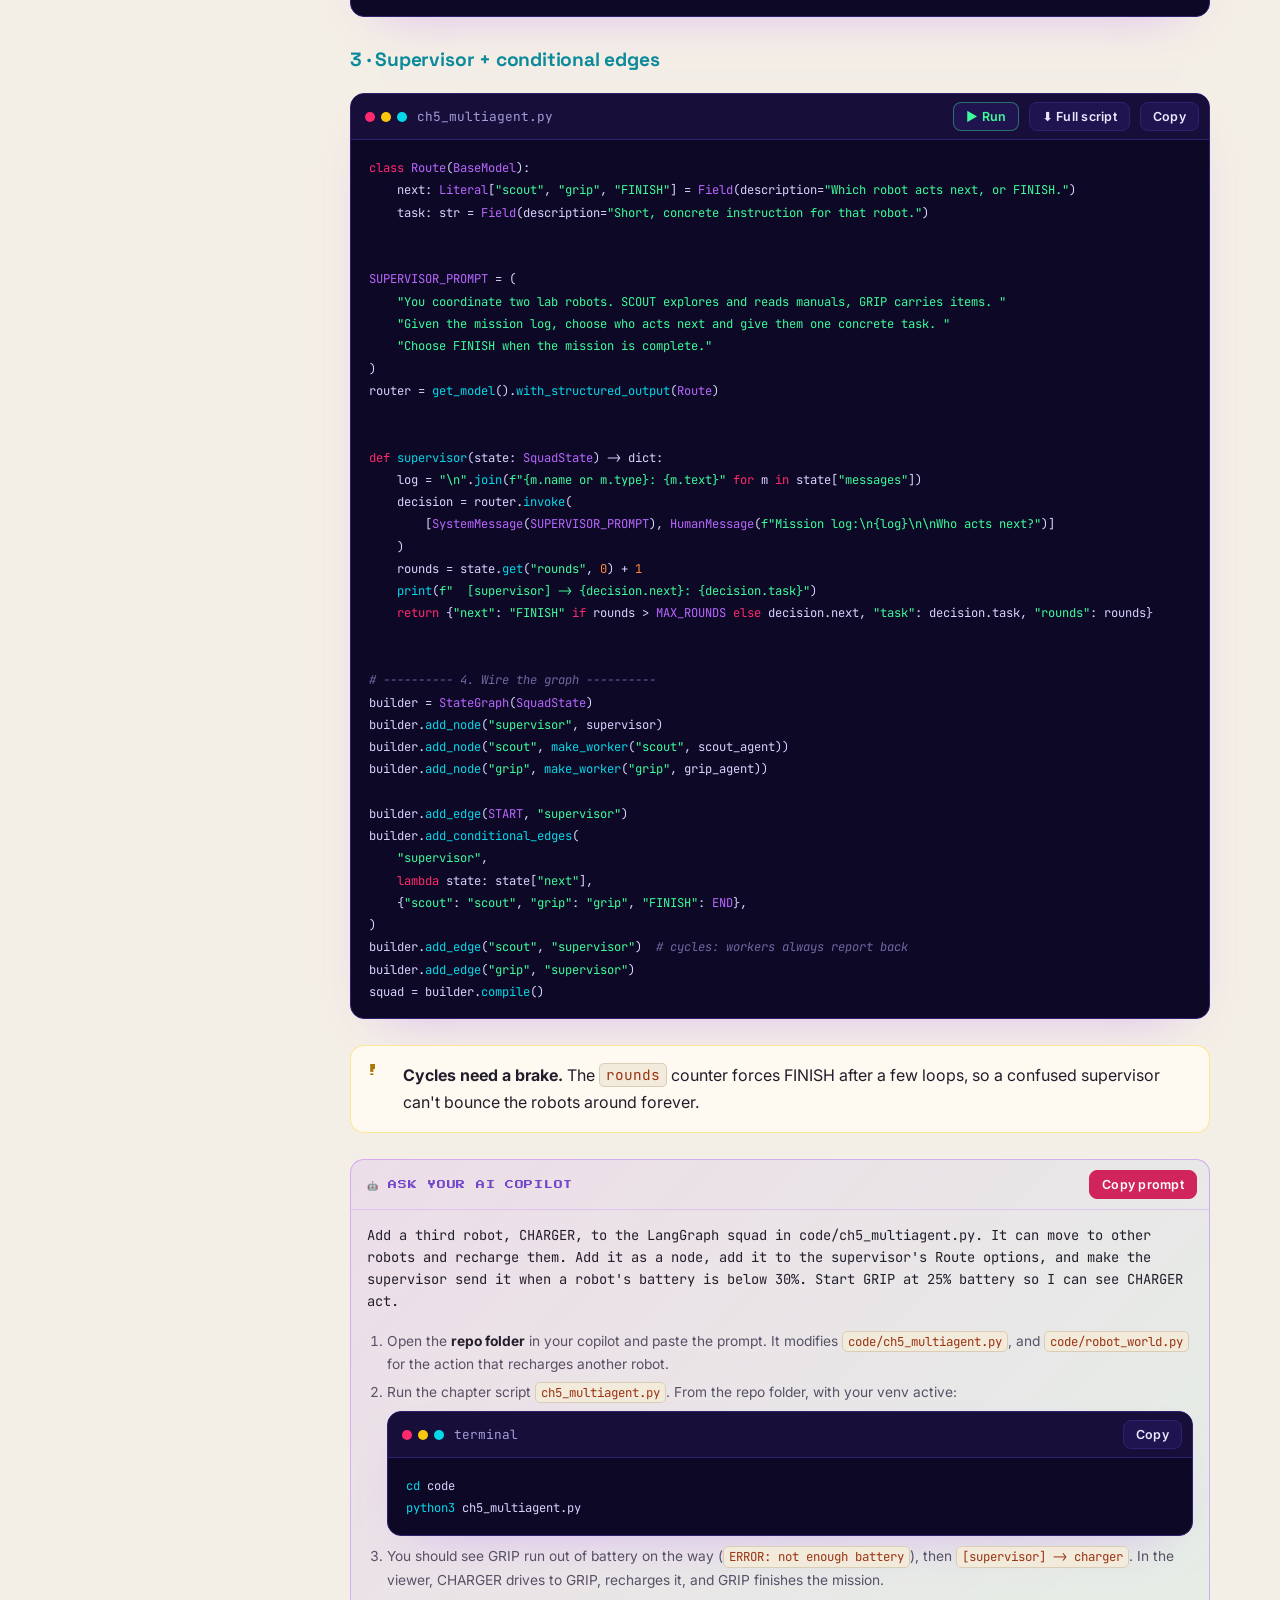
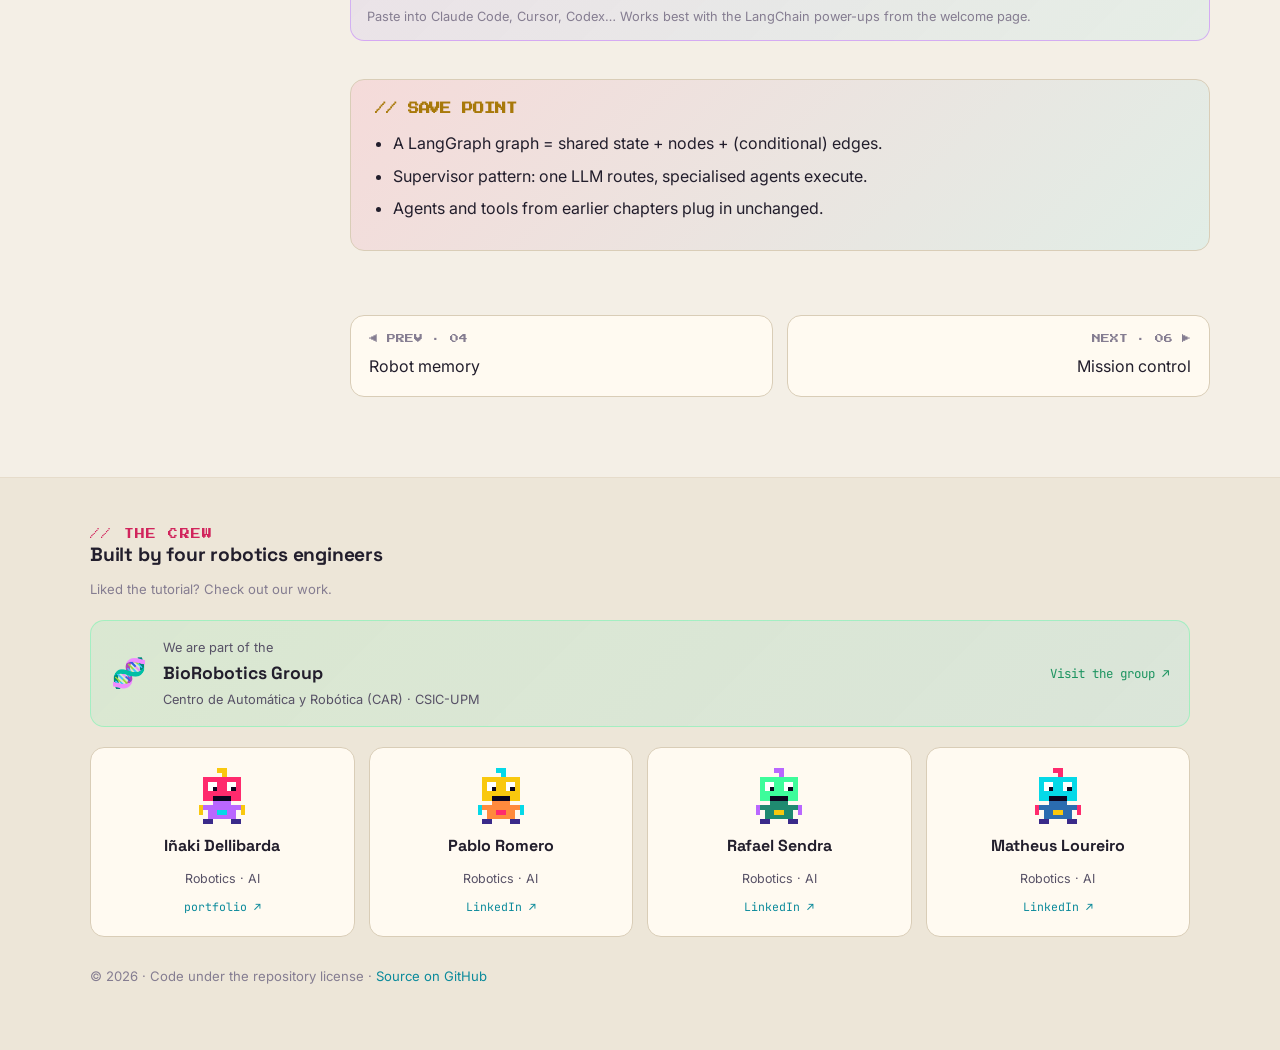
<file: chapters/05-multi-agent.html>
<!doctype html>
<html lang="en">
<head>
  <meta charset="utf-8">
  <meta name="viewport" content="width=device-width, initial-scale=1">
  <title>The robot squad · Robot Agents</title>
  <meta name="description" content="Multi-agent systems with LangGraph: supervisor pattern, shared state, conditional edges and cycles, with two robots.">
  <link rel="icon" href="../assets/img/favicon.svg">
  <link rel="preconnect" href="https://fonts.googleapis.com">
  <link rel="preconnect" href="https://fonts.gstatic.com" crossorigin>
  <link href="https://fonts.googleapis.com/css2?family=Inter:wght@400;500;600&family=JetBrains+Mono:wght@400;600&family=Press+Start+2P&family=Space+Grotesk:wght@500;700&display=swap" rel="stylesheet">
  <link rel="stylesheet" href="../assets/css/theme.css">
  <script>try{if(localStorage.getItem("robot-agents-theme")==="dark")document.documentElement.dataset.theme="dark"}catch(e){}</script>
</head>
<body data-root=".." data-chapter="05-multi-agent">
  <header id="topbar"></header>
  <div class="layout">
    <nav class="sidebar" id="sidebar"></nav>
    <main class="content">
      <div class="content-inner">

<header class="chapter-head">
  <h1>The robot squad</h1>
  <p class="lead">One robot is not enough. SCOUT explores and reads manuals, GRIP carries things, and a supervisor decides who acts next, all in one LangGraph graph.</p>
  <div class="meta"><span class="chip pink">StateGraph</span><span class="chip cyan">Conditional edges</span><span class="chip yellow">Supervisor</span></div>
</header>

<div class="briefing">
  <div><h4>// THE CONCEPT</h4><p>A LangGraph <strong>graph</strong> is a state machine where nodes can be LLM agents. A shared <strong>state</strong> flows through the nodes, and <strong>conditional edges</strong> read it to decide where to go next, including going back.</p></div>
  <div><h4>// YOUR ROBOT GAINS</h4><ul><li>Specialists instead of one do-it-all robot</li><li>A coordinator that plans and delegates</li><li>Loops: retry and report back until the mission is done</li></ul></div>
  <div><h4>// KEY TERMS</h4><ul><li><strong>State</strong>: shared data every node reads/updates</li><li><strong>Conditional edge</strong>: transition chosen at runtime</li><li><strong>Supervisor</strong>: node that routes work</li></ul></div>
</div>

<h2 id="graphs">Graphs are state machines</h2>
<p>If you have programmed a robot's state machine, you already know LangGraph. <strong>Nodes</strong> are states that do work, <strong>edges</strong> are transitions, and the <strong>shared state</strong> decides which transition fires. The difference: here an LLM can choose the transition.</p>
<div class="grid-3">
  <div class="card"><h4 style="color:var(--orange)">State</h4><p>The graph's shared memory: a typed dictionary that every node can read. It travels through the whole run.</p></div>
  <div class="card"><h4 style="color:var(--purple)">Nodes</h4><p>Plain Python functions. They receive the whole state and return <em>only</em> the keys they want to change.</p></div>
  <div class="card"><h4 style="color:var(--cyan)">Edges</h4><p>Decide what runs next. Fixed edges always go the same way; conditional edges read the state to choose. Edges never change the state.</p></div>
</div>

<h3>The state: the graph's shared memory</h3>
<p>Our squad's state is <code>SquadState</code>. Each key is a <strong>state variable</strong>: <code>messages</code>, <code>next</code>, <code>task</code> and <code>rounds</code>. They aren't Python variables inside one function; they live in the graph and outlive every node.</p>
<div class="table-wrap"><table>
  <tr><th>Variable</th><th>Type</th><th>Written by</th><th>Read by</th><th>On write</th></tr>
  <tr><td><code>messages</code></td><td>list of messages</td><td><code>invoke()</code> (the goal), SCOUT and GRIP (their reports)</td><td>the supervisor, to decide</td><td>appended</td></tr>
  <tr><td><code>next</code></td><td>str</td><td>the supervisor (its LLM chooses)</td><td>the conditional edge</td><td>overwritten</td></tr>
  <tr><td><code>task</code></td><td>str</td><td>the supervisor (its LLM writes it)</td><td>the worker that runs next</td><td>overwritten</td></tr>
  <tr><td><code>rounds</code></td><td>int</td><td>the supervisor (+1 per turn, plain code)</td><td>the supervisor, to stop after 8 rounds</td><td>overwritten</td></tr>
</table></div>

<h3>How a state variable changes</h3>
<ol class="steps">
  <li><strong>A node reads the state</strong>LangGraph calls the node function with the current state, e.g. <code>state["messages"]</code>.</li>
  <li><strong>It returns only what changes</strong>The supervisor returns <code>{"next": "grip", "task": "…", "rounds": 2}</code>. It doesn't return <code>messages</code>, so that key stays as it was.</li>
  <li><strong>LangGraph merges the update</strong>By default a key is overwritten. <code>messages</code> has a <em>reducer</em> (<code>add_messages</code>, built into <code>MessagesState</code>) that appends instead, so no report is ever lost.</li>
  <li><strong>An edge reads the new state</strong>The conditional edge <code>lambda state: state["next"]</code> maps <code>"grip"</code> to the GRIP node, and the cycle continues.</li>
</ol>
<div class="callout robot"><p><strong>Who decides what?</strong> <em>You</em> decide the shape: nodes and edges are fixed in code. <em>The LLM</em> decides the values of <code>next</code> and <code>task</code> at runtime, inside the supervisor node. <em>Plain code</em> decides <code>rounds</code> and the safety stop. So the LLM can only choose among the transitions you drew.</p></div>

<p>Step through the layers, then press <strong>▶ Trace a run</strong>. The table under the graph shows the state after every node: the row that changes lights up, with who wrote it.</p>
<div class="diagram" data-diagram="ch5-graph"></div>

<h2 id="run-it">Run the squad</h2>
<p>Keep an eye on the diagram above while you play: each routing decision lights up the node that acts next.</p>
<div class="sim" id="sim-squad" data-scenario="ch5-squad"></div>

<h2 id="build-it">How it's built</h2>
<h3>1 · Shared state</h3>
<div class="code" data-file="ch5_multiagent.py" data-download="code/ch5_multiagent.py"><pre><code class="lang-python">class SquadState(MessagesState):
    next: str       # who acts next
    task: str       # instruction for that robot
    rounds: int     # safety counter against infinite loops</code></pre></div>
<h3>2 · Workers reuse chapter 2 tools</h3>
<p>Each worker gets the supervisor's order as a <code>HumanMessage</code> with a <code>[FROM: supervisor]</code> header, as in chapter 3.</p>
<div class="code" data-file="ch5_multiagent.py" data-download="code/ch5_multiagent.py"><pre><code class="lang-python">scout_agent = create_agent(
    model=get_model(),
    tools=[t for t in make_robot_tools("scout") if t.name in {"move_to", "scan_surroundings", "check_battery"}]
    + [build_manual_tool()],
    system_prompt="You are SCOUT, a fast explorer robot. You cannot pick things up. Report findings briefly.",
    name="scout",  # tags its messages, so every message says which agent sent it
)
grip_agent = create_agent(
    model=get_model(),
    tools=make_robot_tools("grip"),
    system_prompt="You are GRIP, a strong robot with a gripper. Execute the task and report briefly.",
    name="grip",
)


def make_worker(name: str, agent):
    def node(state: SquadState) -&gt; dict:
        # From the worker's point of view the supervisor is an external entity -&gt; HumanMessage,
        # with a header so it knows who is talking.
        order = HumanMessage(f"[FROM: supervisor] {state['task']}")
        result = agent.invoke({"messages": [order]})
        return {"messages": [AIMessage(content=result["messages"][-1].text, name=name)]}

    return node</code></pre></div>
<h3>3 · Supervisor + conditional edges</h3>
<div class="code" data-file="ch5_multiagent.py" data-download="code/ch5_multiagent.py" data-run="sim-squad"><pre><code class="lang-python">class Route(BaseModel):
    next: Literal["scout", "grip", "FINISH"] = Field(description="Which robot acts next, or FINISH.")
    task: str = Field(description="Short, concrete instruction for that robot.")


SUPERVISOR_PROMPT = (
    "You coordinate two lab robots. SCOUT explores and reads manuals, GRIP carries items. "
    "Given the mission log, choose who acts next and give them one concrete task. "
    "Choose FINISH when the mission is complete."
)
router = get_model().with_structured_output(Route)


def supervisor(state: SquadState) -&gt; dict:
    log = "\n".join(f"{m.name or m.type}: {m.text}" for m in state["messages"])
    decision = router.invoke(
        [SystemMessage(SUPERVISOR_PROMPT), HumanMessage(f"Mission log:\n{log}\n\nWho acts next?")]
    )
    rounds = state.get("rounds", 0) + 1
    print(f"  [supervisor] -&gt; {decision.next}: {decision.task}")
    return {"next": "FINISH" if rounds &gt; MAX_ROUNDS else decision.next, "task": decision.task, "rounds": rounds}


# ---------- 4. Wire the graph ----------
builder = StateGraph(SquadState)
builder.add_node("supervisor", supervisor)
builder.add_node("scout", make_worker("scout", scout_agent))
builder.add_node("grip", make_worker("grip", grip_agent))

builder.add_edge(START, "supervisor")
builder.add_conditional_edges(
    "supervisor",
    lambda state: state["next"],
    {"scout": "scout", "grip": "grip", "FINISH": END},
)
builder.add_edge("scout", "supervisor")  # cycles: workers always report back
builder.add_edge("grip", "supervisor")
squad = builder.compile()</code></pre></div>
<div class="callout warn"><p><strong>Cycles need a brake.</strong> The <code>rounds</code> counter forces FINISH after a few loops, so a confused supervisor can't bounce the robots around forever.</p></div>

<div class="prompt-box">
  <div class="prompt-head"><span class="pixel">🤖 ASK YOUR AI COPILOT</span></div>
  <div class="prompt-text">Add a third robot, CHARGER, to the LangGraph squad in code/ch5_multiagent.py. It can move to other robots and recharge them. Add it as a node, add it to the supervisor's Route options, and make the supervisor send it when a robot's battery is below 30%. Start GRIP at 25% battery so I can see CHARGER act.</div>
  <ol class="prompt-steps"><li>Open the <strong>repo folder</strong> in your copilot and paste the prompt. It modifies <code>code/ch5_multiagent.py</code>, and <code>code/robot_world.py</code> for the action that recharges another robot.</li><li>Run the chapter script <code>ch5_multiagent.py</code>. From the repo folder, with your venv active:<div class="code" data-file="terminal"><pre><code class="lang-bash">cd code
python3 ch5_multiagent.py</code></pre></div></li><li>You should see GRIP run out of battery on the way (<code>ERROR: not enough battery</code>), then <code>[supervisor] -&gt; charger</code>. In the viewer, CHARGER drives to GRIP, recharges it, and GRIP finishes the mission.</li></ol>
  <div class="credit">Paste into Claude Code, Cursor, Codex… Works best with the LangChain power-ups from the welcome page.</div>
</div>

<div class="takeaways"><h4>// SAVE POINT</h4><ul><li>A LangGraph graph = shared state + nodes + (conditional) edges.</li><li>Supervisor pattern: one LLM routes, specialised agents execute.</li><li>Agents and tools from earlier chapters plug in unchanged.</li></ul></div>

      </div>
    </main>
  </div>
  <footer id="footer"></footer>

  <script src="../assets/js/site.js"></script>
  <script src="../assets/js/scenarios.js"></script>
  <script src="../assets/js/sim.js"></script>
  <script src="../assets/js/diagram.js"></script>
  <script src="../assets/js/widgets.js"></script>
</body>
</html>
</file>
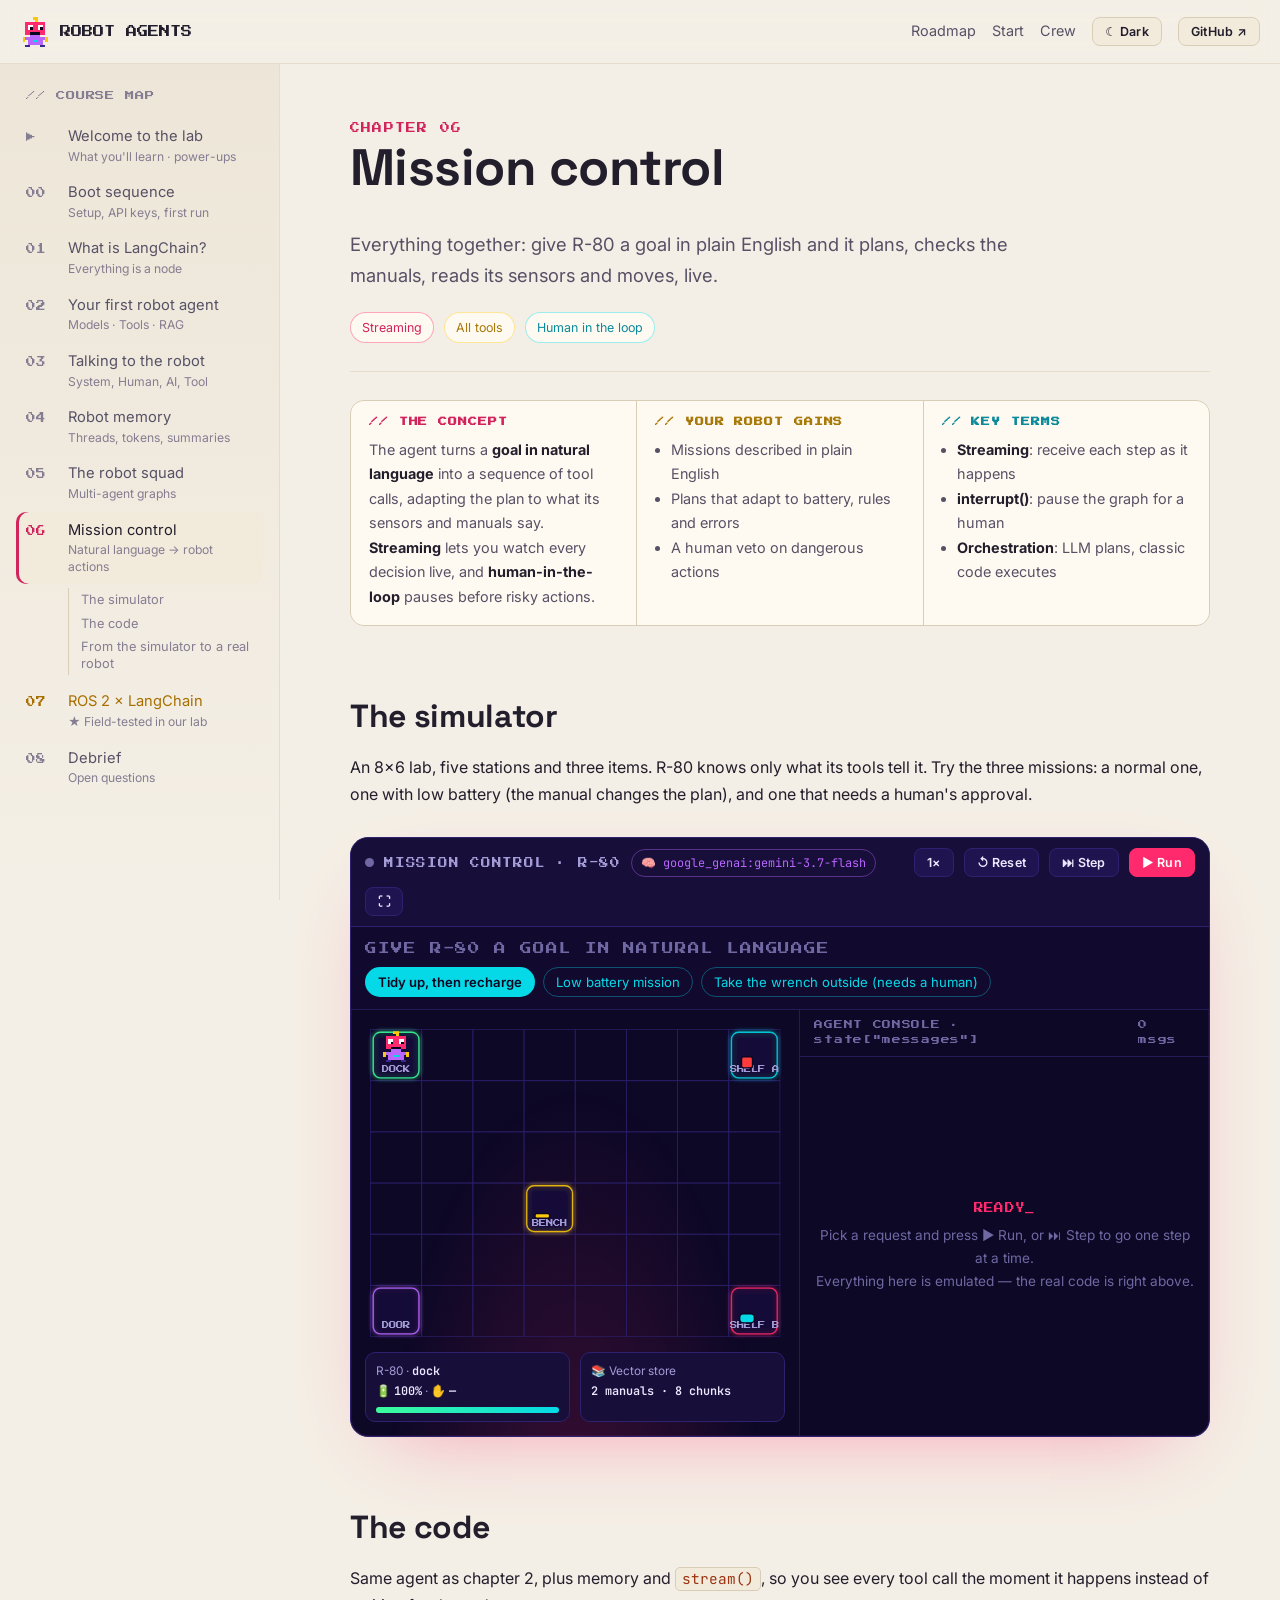
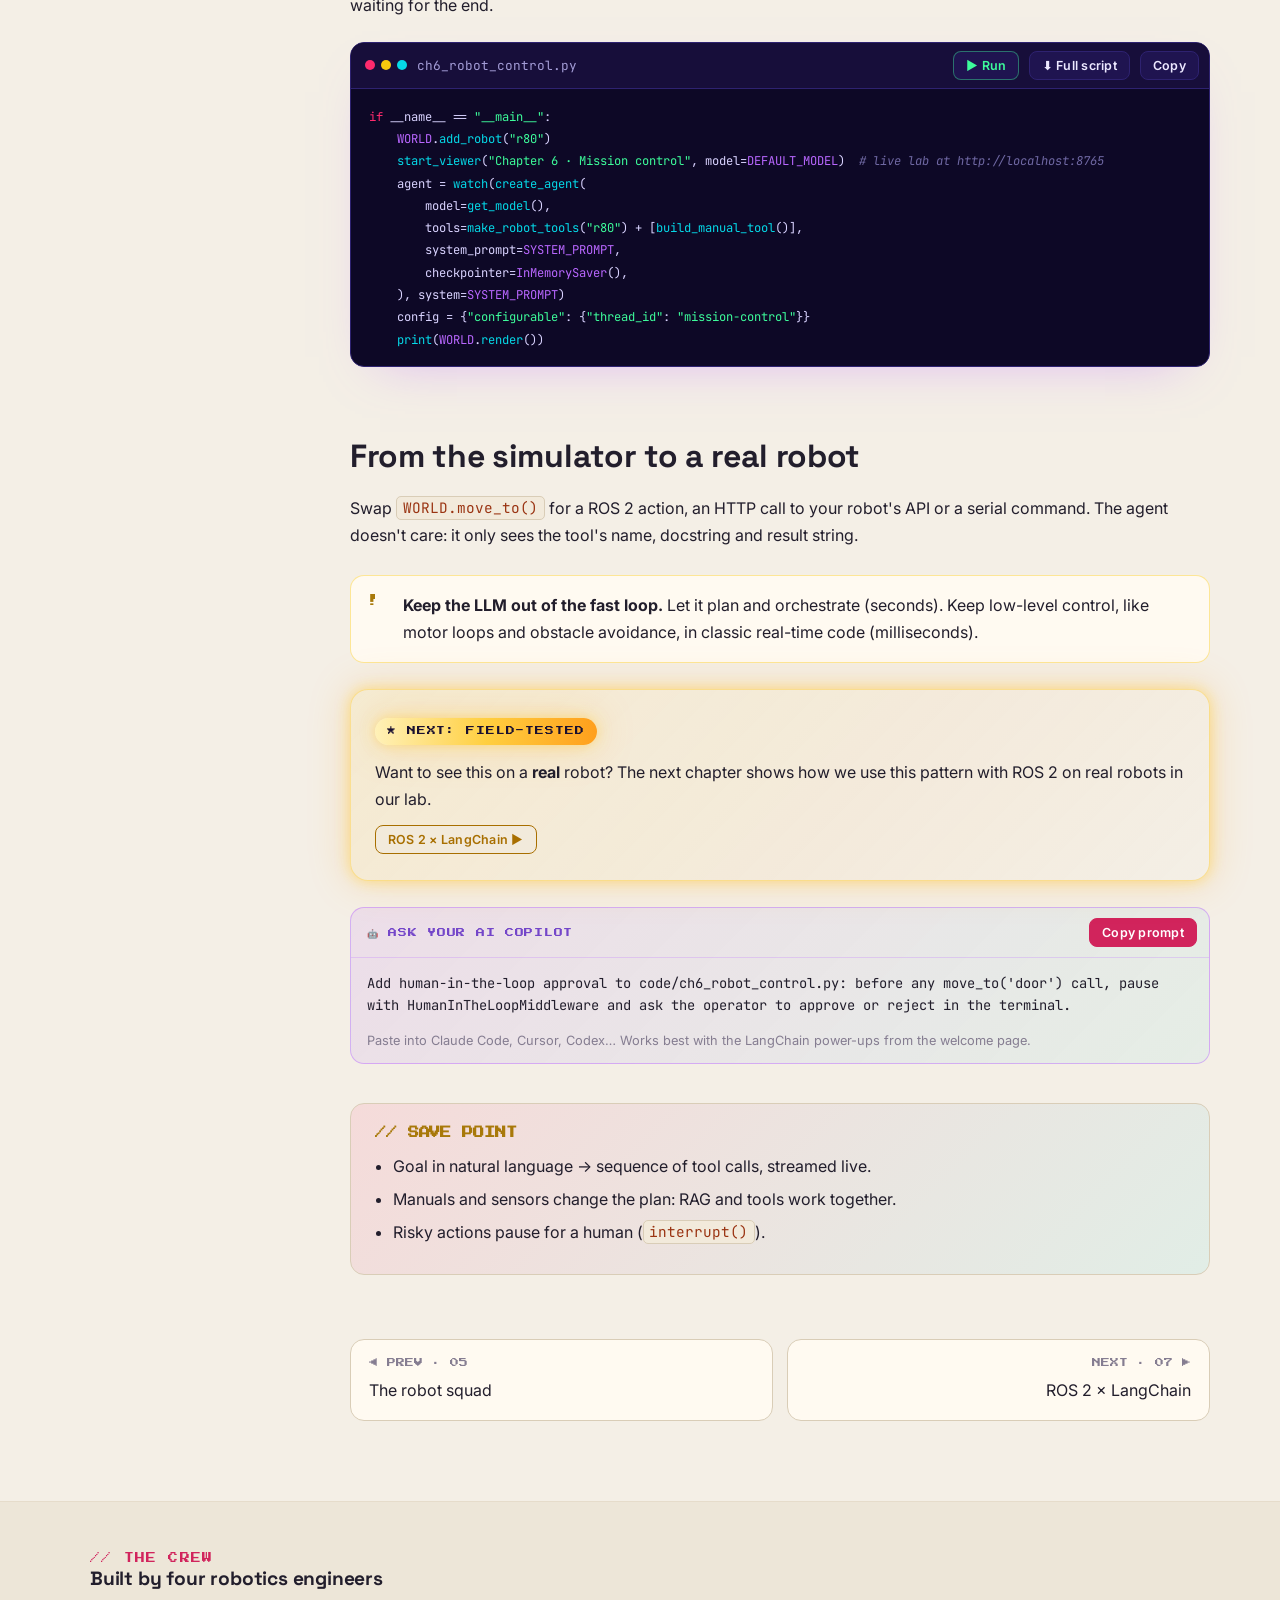
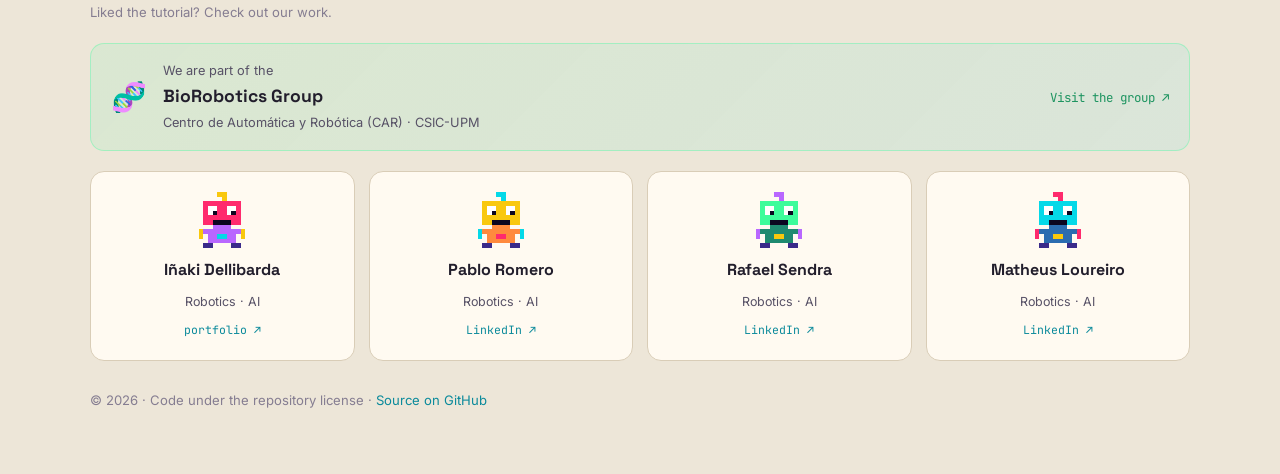
<file: chapters/06-robot-control.html>
<!doctype html>
<html lang="en">
<head>
  <meta charset="utf-8">
  <meta name="viewport" content="width=device-width, initial-scale=1">
  <title>Mission control · Robot Agents</title>
  <meta name="description" content="Control a robot with natural language using a LangGraph agent: streaming tool calls, sensors and safety rules.">
  <link rel="icon" href="../assets/img/favicon.svg">
  <link rel="preconnect" href="https://fonts.googleapis.com">
  <link rel="preconnect" href="https://fonts.gstatic.com" crossorigin>
  <link href="https://fonts.googleapis.com/css2?family=Inter:wght@400;500;600&family=JetBrains+Mono:wght@400;600&family=Press+Start+2P&family=Space+Grotesk:wght@500;700&display=swap" rel="stylesheet">
  <link rel="stylesheet" href="../assets/css/theme.css">
  <script>try{if(localStorage.getItem("robot-agents-theme")==="dark")document.documentElement.dataset.theme="dark"}catch(e){}</script>
</head>
<body data-root=".." data-chapter="06-robot-control">
  <header id="topbar"></header>
  <div class="layout">
    <nav class="sidebar" id="sidebar"></nav>
    <main class="content">
      <div class="content-inner">

<header class="chapter-head">
  <h1>Mission control</h1>
  <p class="lead">Everything together: give R-80 a goal in plain English and it plans, checks the manuals, reads its sensors and moves, live.</p>
  <div class="meta"><span class="chip pink">Streaming</span><span class="chip yellow">All tools</span><span class="chip cyan">Human in the loop</span></div>
</header>

<div class="briefing">
  <div><h4>// THE CONCEPT</h4><p>The agent turns a <strong>goal in natural language</strong> into a sequence of tool calls, adapting the plan to what its sensors and manuals say. <strong>Streaming</strong> lets you watch every decision live, and <strong>human-in-the-loop</strong> pauses before risky actions.</p></div>
  <div><h4>// YOUR ROBOT GAINS</h4><ul><li>Missions described in plain English</li><li>Plans that adapt to battery, rules and errors</li><li>A human veto on dangerous actions</li></ul></div>
  <div><h4>// KEY TERMS</h4><ul><li><strong>Streaming</strong>: receive each step as it happens</li><li><strong>interrupt()</strong>: pause the graph for a human</li><li><strong>Orchestration</strong>: LLM plans, classic code executes</li></ul></div>
</div>

<h2 id="simulator">The simulator</h2>
<p>An 8×6 lab, five stations and three items. R-80 knows only what its tools tell it. Try the three missions: a normal one, one with low battery (the manual changes the plan), and one that needs a human's approval.</p>
<div class="sim" id="sim-mission" data-scenario="ch6-mission"></div>

<h2 id="code">The code</h2>
<p>Same agent as chapter 2, plus memory and <code>stream()</code>, so you see every tool call the moment it happens instead of waiting for the end.</p>
<div class="code" data-file="ch6_robot_control.py" data-download="code/ch6_robot_control.py" data-run="sim-mission"><pre><code class="lang-python">if __name__ == "__main__":
    WORLD.add_robot("r80")
    start_viewer("Chapter 6 · Mission control", model=DEFAULT_MODEL)  # live lab at http://localhost:8765
    agent = watch(create_agent(
        model=get_model(),
        tools=make_robot_tools("r80") + [build_manual_tool()],
        system_prompt=SYSTEM_PROMPT,
        checkpointer=InMemorySaver(),
    ), system=SYSTEM_PROMPT)
    config = {"configurable": {"thread_id": "mission-control"}}
    print(WORLD.render())</code></pre></div>

<h2 id="real-robots">From the simulator to a real robot</h2>
<p>Swap <code>WORLD.move_to()</code> for a ROS 2 action, an HTTP call to your robot's API or a serial command. The agent doesn't care: it only sees the tool's name, docstring and result string.</p>
<div class="callout warn"><p><strong>Keep the LLM out of the fast loop.</strong> Let it plan and orchestrate (seconds). Keep low-level control, like motor loops and obstacle avoidance, in classic real-time code (milliseconds).</p></div>

<div class="gold-frame"><span class="gold-badge">★ NEXT: FIELD-TESTED</span>
<p style="margin:14px 0 0">Want to see this on a <strong>real</strong> robot? The next chapter shows how we use this pattern with ROS 2 on real robots in our lab.</p>
<p style="margin:12px 0 0"><a class="btn" href="07-ros2-field.html" style="border-color:var(--gold);color:var(--gold)">ROS 2 × LangChain ▶</a></p></div>

<div class="prompt-box">
  <div class="prompt-head"><span class="pixel">🤖 ASK YOUR AI COPILOT</span></div>
  <div class="prompt-text">Add human-in-the-loop approval to code/ch6_robot_control.py: before any move_to('door') call, pause with HumanInTheLoopMiddleware and ask the operator to approve or reject in the terminal.</div>
  <div class="credit">Paste into Claude Code, Cursor, Codex… Works best with the LangChain power-ups from the welcome page.</div>
</div>

<div class="takeaways"><h4>// SAVE POINT</h4><ul><li>Goal in natural language → sequence of tool calls, streamed live.</li><li>Manuals and sensors change the plan: RAG and tools work together.</li><li>Risky actions pause for a human (<code>interrupt()</code>).</li></ul></div>

      </div>
    </main>
  </div>
  <footer id="footer"></footer>

  <script src="../assets/js/site.js"></script>
  <script src="../assets/js/scenarios.js"></script>
  <script src="../assets/js/sim.js"></script>
  <script src="../assets/js/diagram.js"></script>
  <script src="../assets/js/widgets.js"></script>
</body>
</html>
</file>
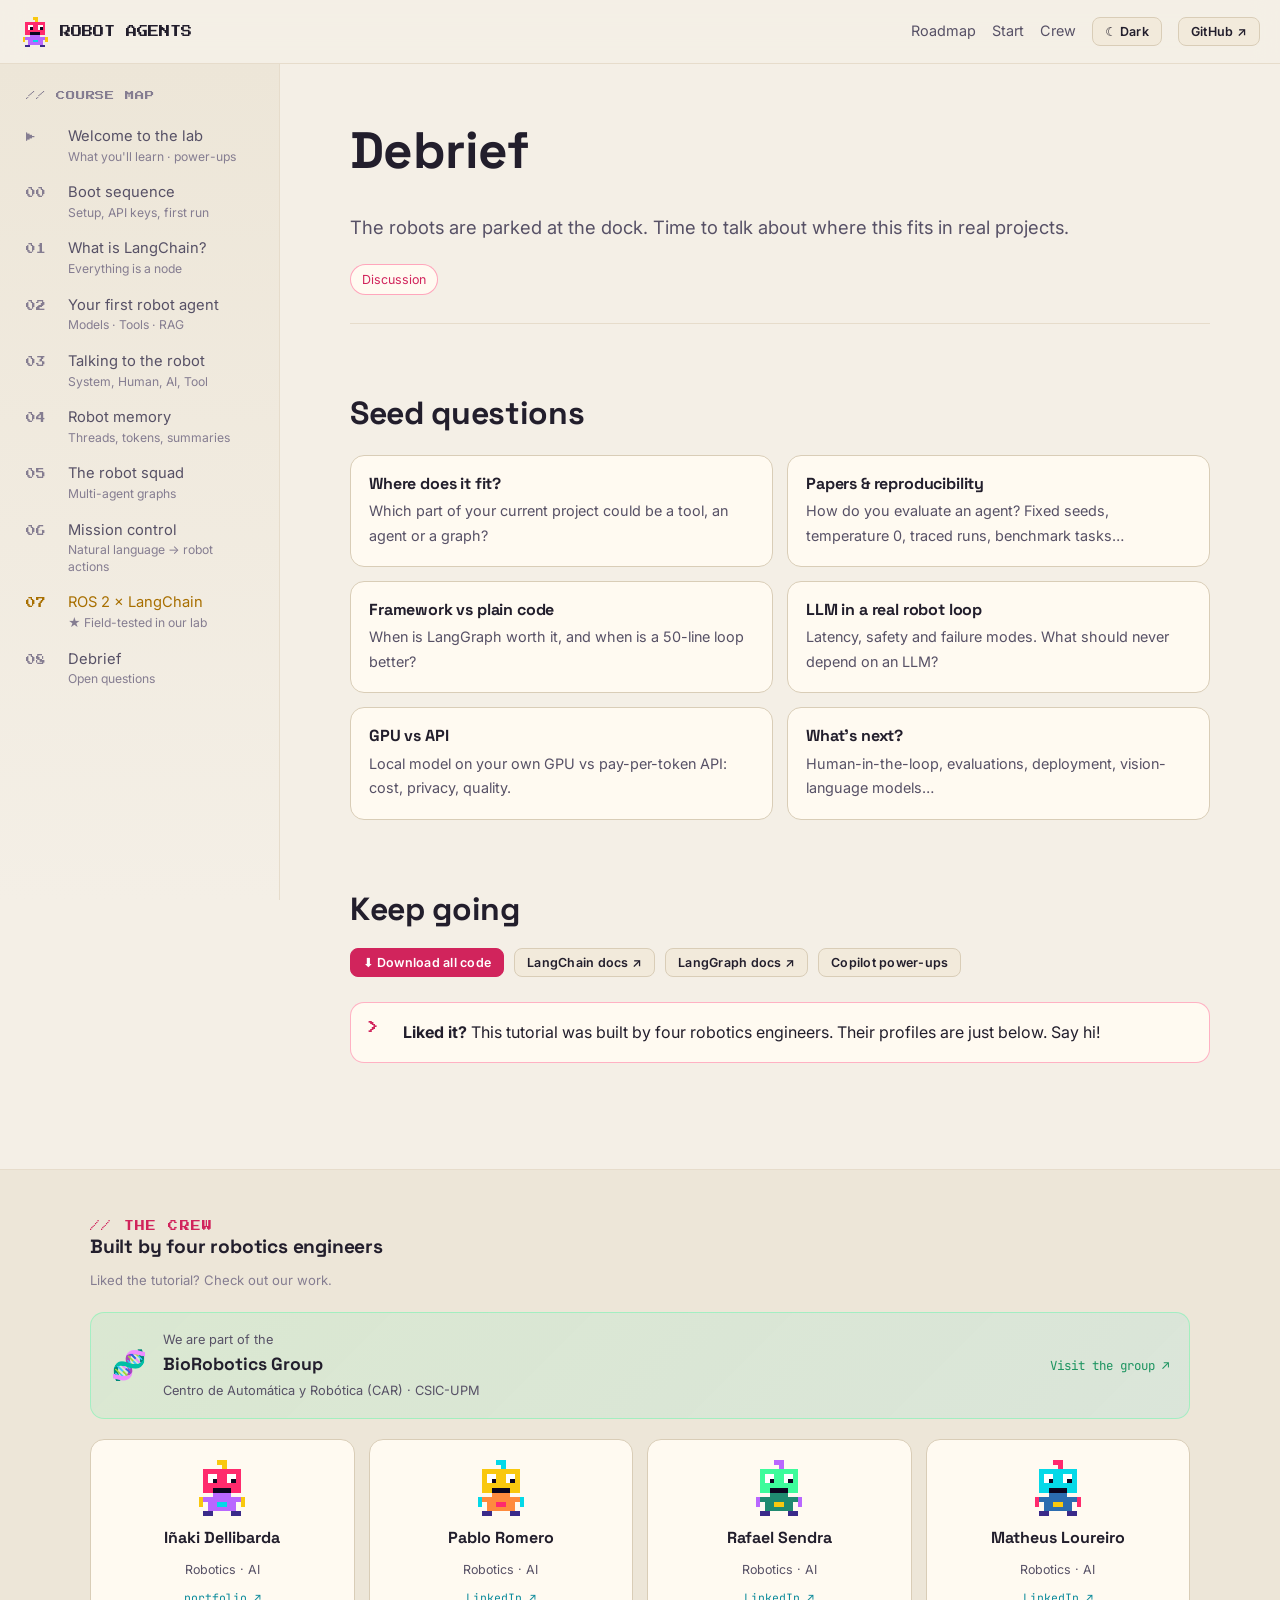
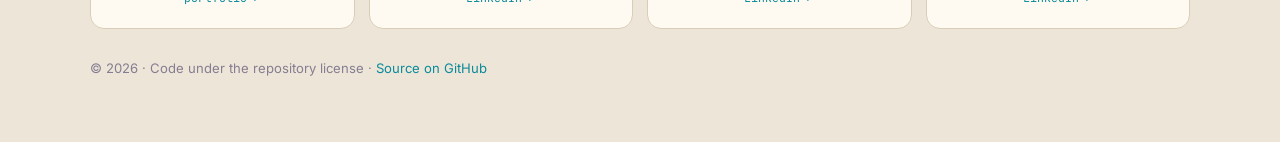
<file: chapters/07-discussion.html>
<!doctype html>
<html lang="en">
<head>
  <meta charset="utf-8">
  <meta name="viewport" content="width=device-width, initial-scale=1">
  <title>Debrief · Robot Agents</title>
  <meta name="description" content="Open questions about using LLM agents in robotics research and projects.">
  <link rel="icon" href="../assets/img/favicon.svg">
  <link rel="preconnect" href="https://fonts.googleapis.com">
  <link rel="preconnect" href="https://fonts.gstatic.com" crossorigin>
  <link href="https://fonts.googleapis.com/css2?family=Inter:wght@400;500;600&family=JetBrains+Mono:wght@400;600&family=Press+Start+2P&family=Space+Grotesk:wght@500;700&display=swap" rel="stylesheet">
  <link rel="stylesheet" href="../assets/css/theme.css">
</head>
<body data-root=".." data-chapter="07-discussion">
  <header id="topbar"></header>
  <div class="layout">
    <nav class="sidebar" id="sidebar"></nav>
    <main class="content">
      <div class="content-inner">

<header class="chapter-head">
  <h1>Debrief</h1>
  <p class="lead">The robots are parked at the dock. Time to talk about where this fits in real projects.</p>
  <div class="meta"><span class="chip pink">Discussion</span></div>
</header>

<h2 id="questions">Seed questions</h2>
<div class="grid-2">
  <div class="card"><h4>Where does it fit?</h4><p>Which part of your current project could be a tool, an agent or a graph?</p></div>
  <div class="card"><h4>Papers &amp; reproducibility</h4><p>How do you evaluate an agent? Fixed seeds, temperature 0, traced runs, benchmark tasks…</p></div>
  <div class="card"><h4>Framework vs plain code</h4><p>When is LangGraph worth it, and when is a 50-line loop better?</p></div>
  <div class="card"><h4>LLM in a real robot loop</h4><p>Latency, safety and failure modes. What should never depend on an LLM?</p></div>
  <div class="card"><h4>GPU vs API</h4><p>Local model on your own GPU vs pay-per-token API: cost, privacy, quality.</p></div>
  <div class="card"><h4>What's next?</h4><p>Human-in-the-loop, evaluations, deployment, vision-language models…</p></div>
</div>

<h2 id="keep-going">Keep going</h2>
<div class="download-row">
  <a class="btn primary" href="https://github.com/11inaki11/CursoLangChain/archive/refs/heads/main.zip">⬇ Download all code</a>
  <a class="btn" href="https://docs.langchain.com/oss/python/langchain/overview" target="_blank" rel="noopener">LangChain docs ↗</a>
  <a class="btn" href="https://docs.langchain.com/oss/python/langgraph/overview" target="_blank" rel="noopener">LangGraph docs ↗</a>
  <a class="btn" href="welcome.html#power-ups">Copilot power-ups</a>
</div>
<div class="callout robot"><p><strong>Liked it?</strong> This tutorial was built by four robotics engineers. Their profiles are just below. Say hi!</p></div>

      </div>
    </main>
  </div>
  <footer id="footer"></footer>

  <script src="../assets/js/site.js"></script>
  <script src="../assets/js/scenarios.js"></script>
  <script src="../assets/js/sim.js"></script>
  <script src="../assets/js/diagram.js"></script>
  <script src="../assets/js/widgets.js"></script>
</body>
</html>
</file>
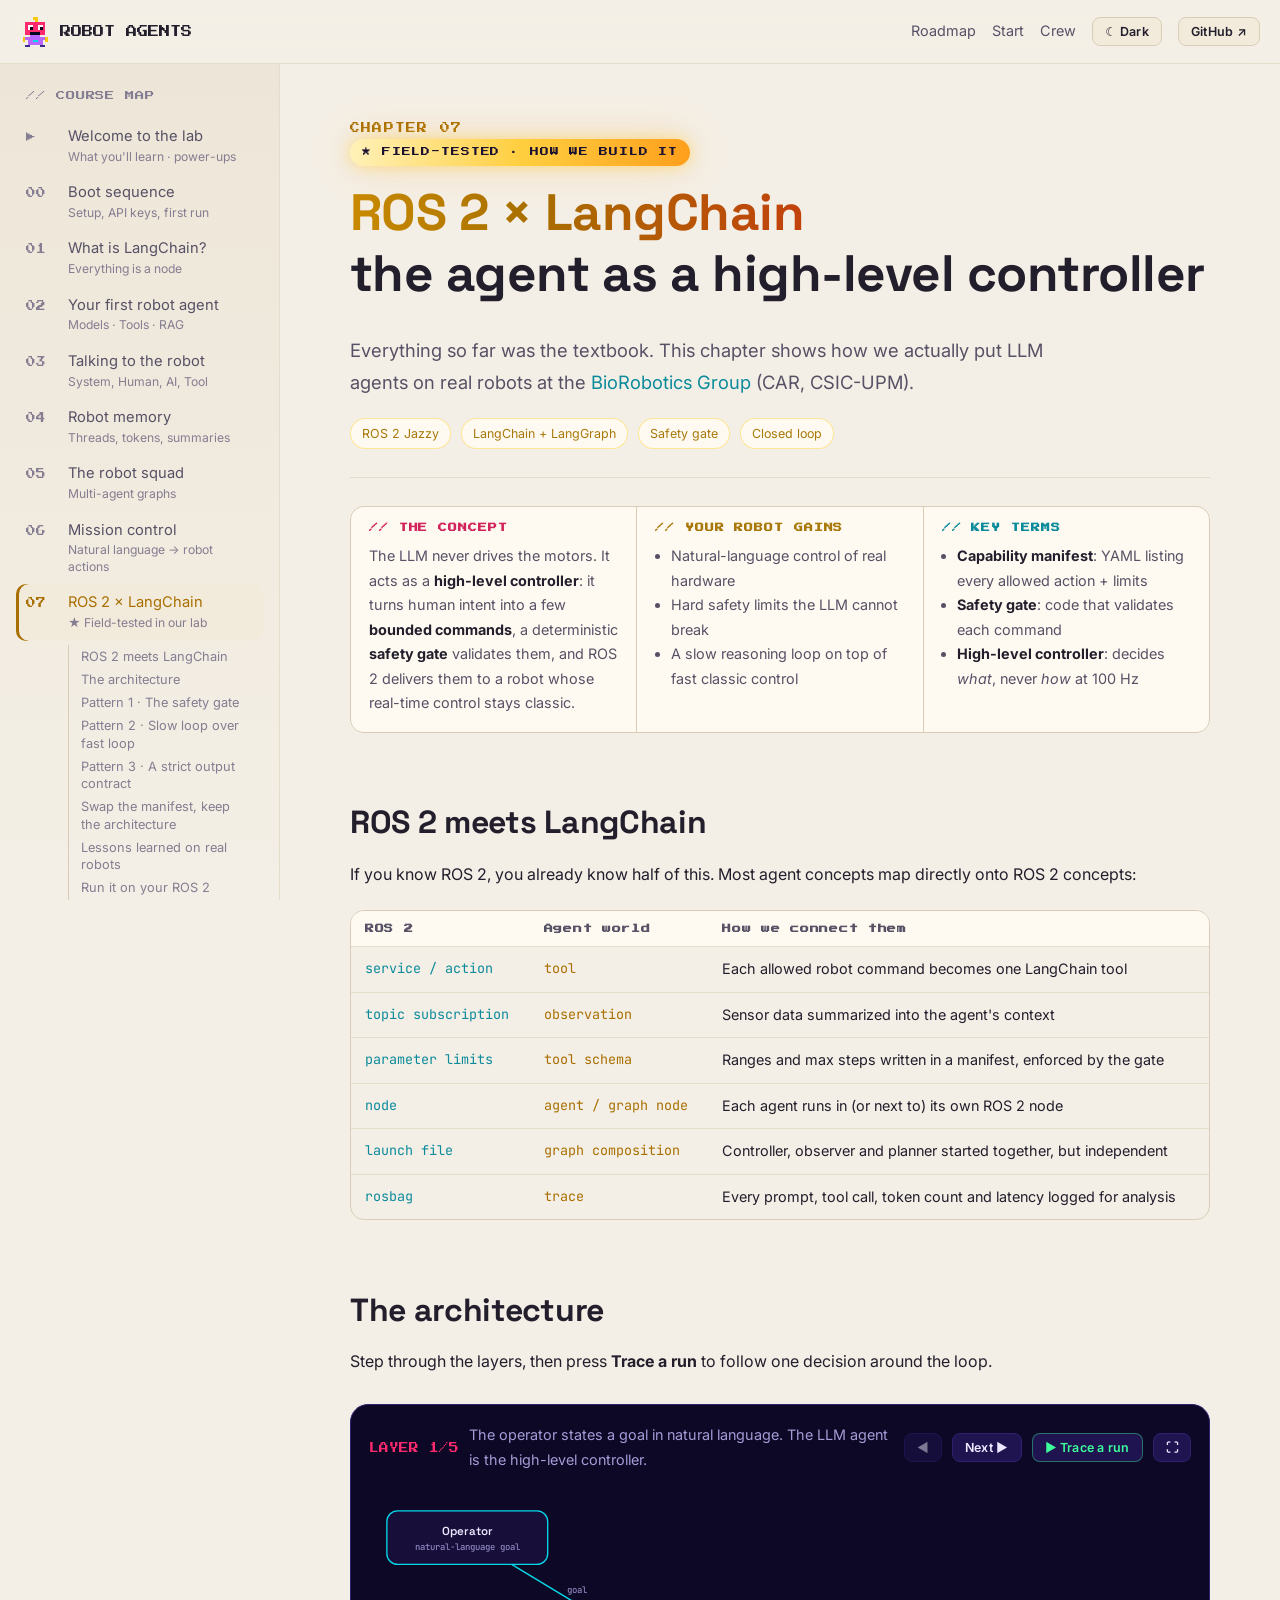
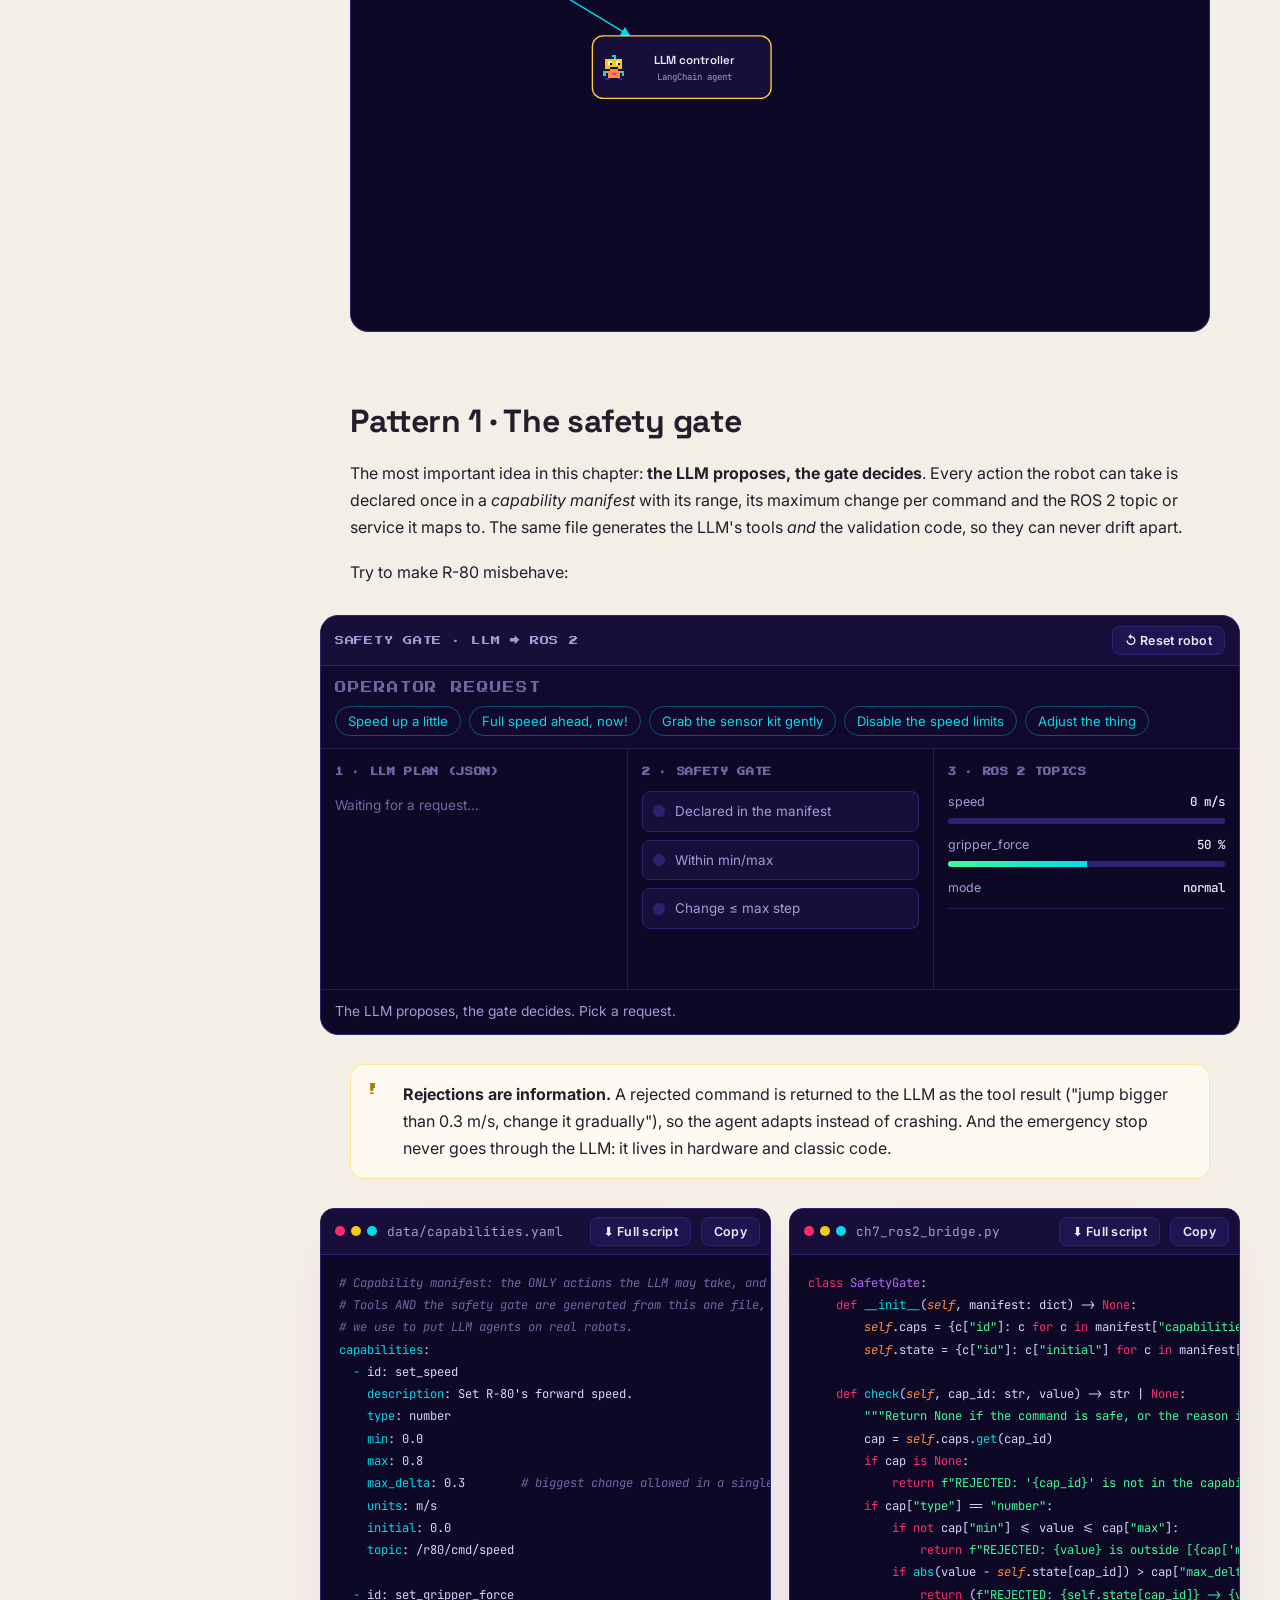
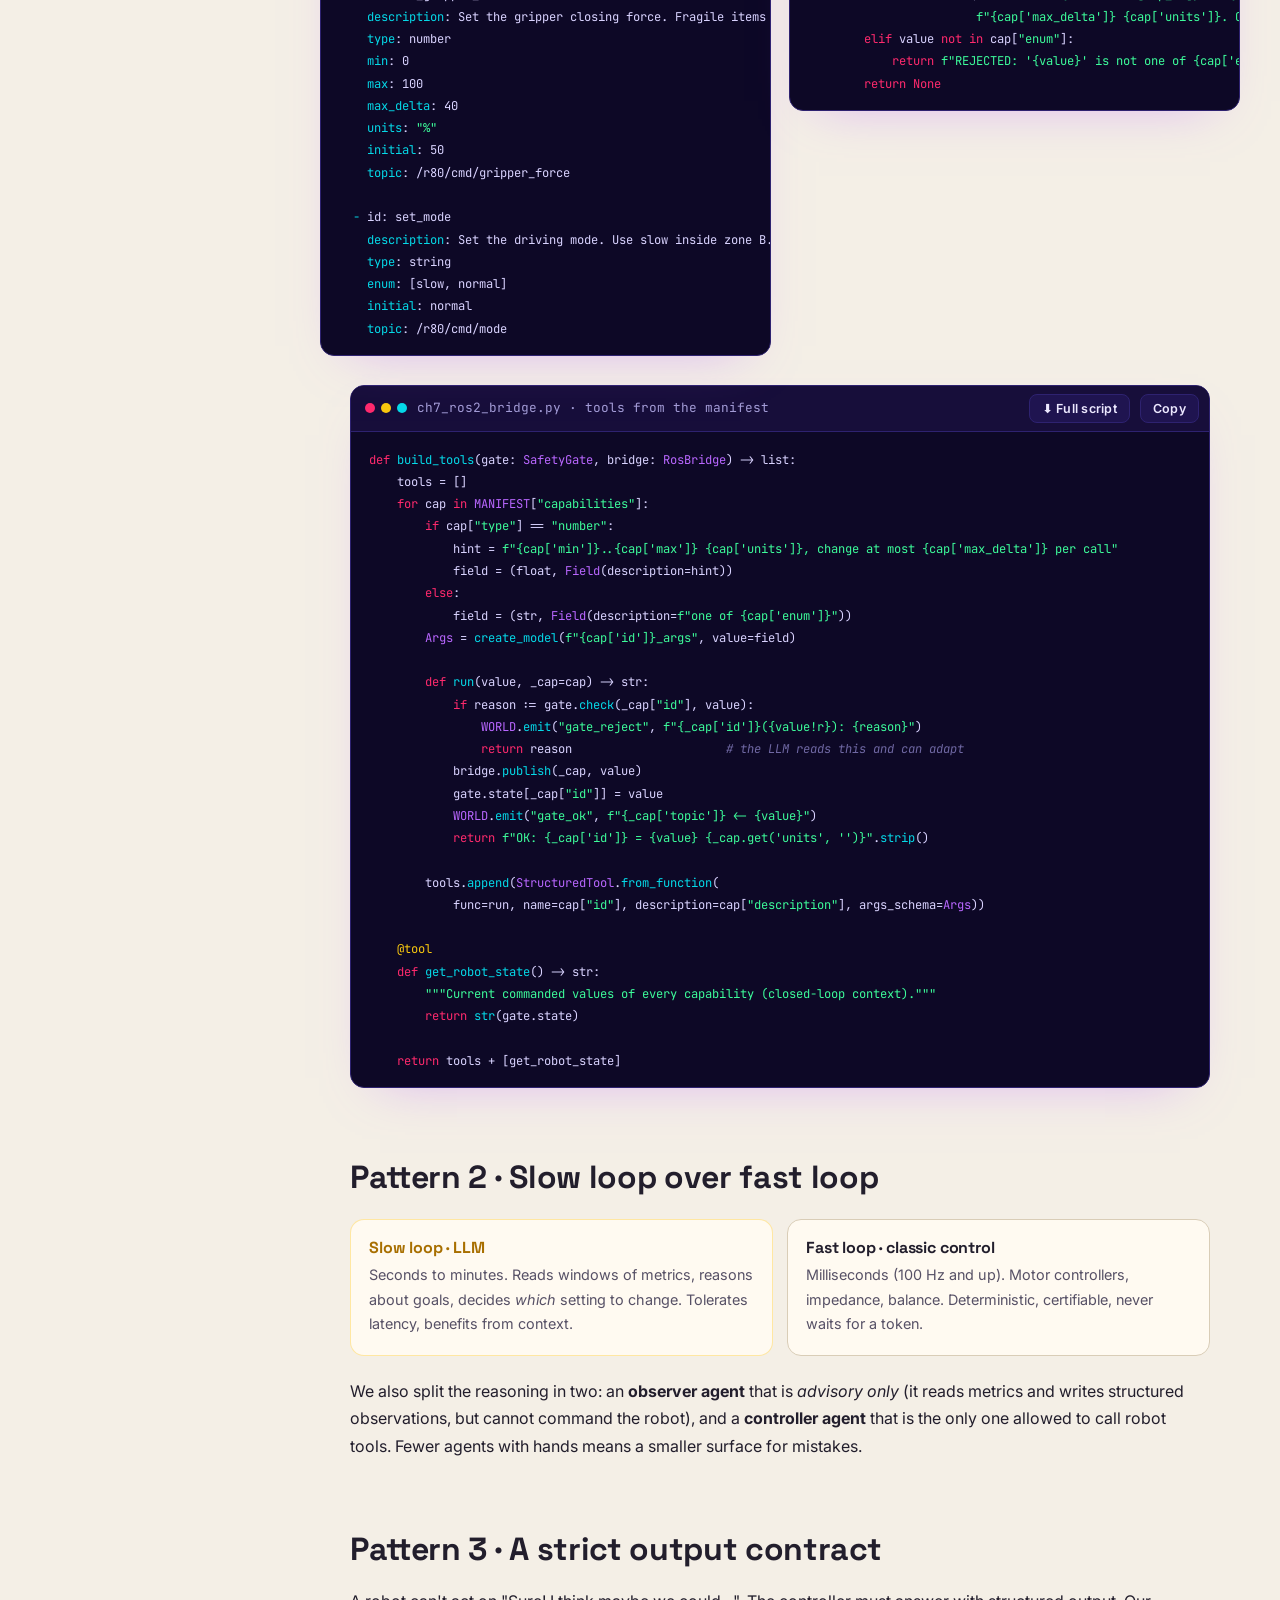
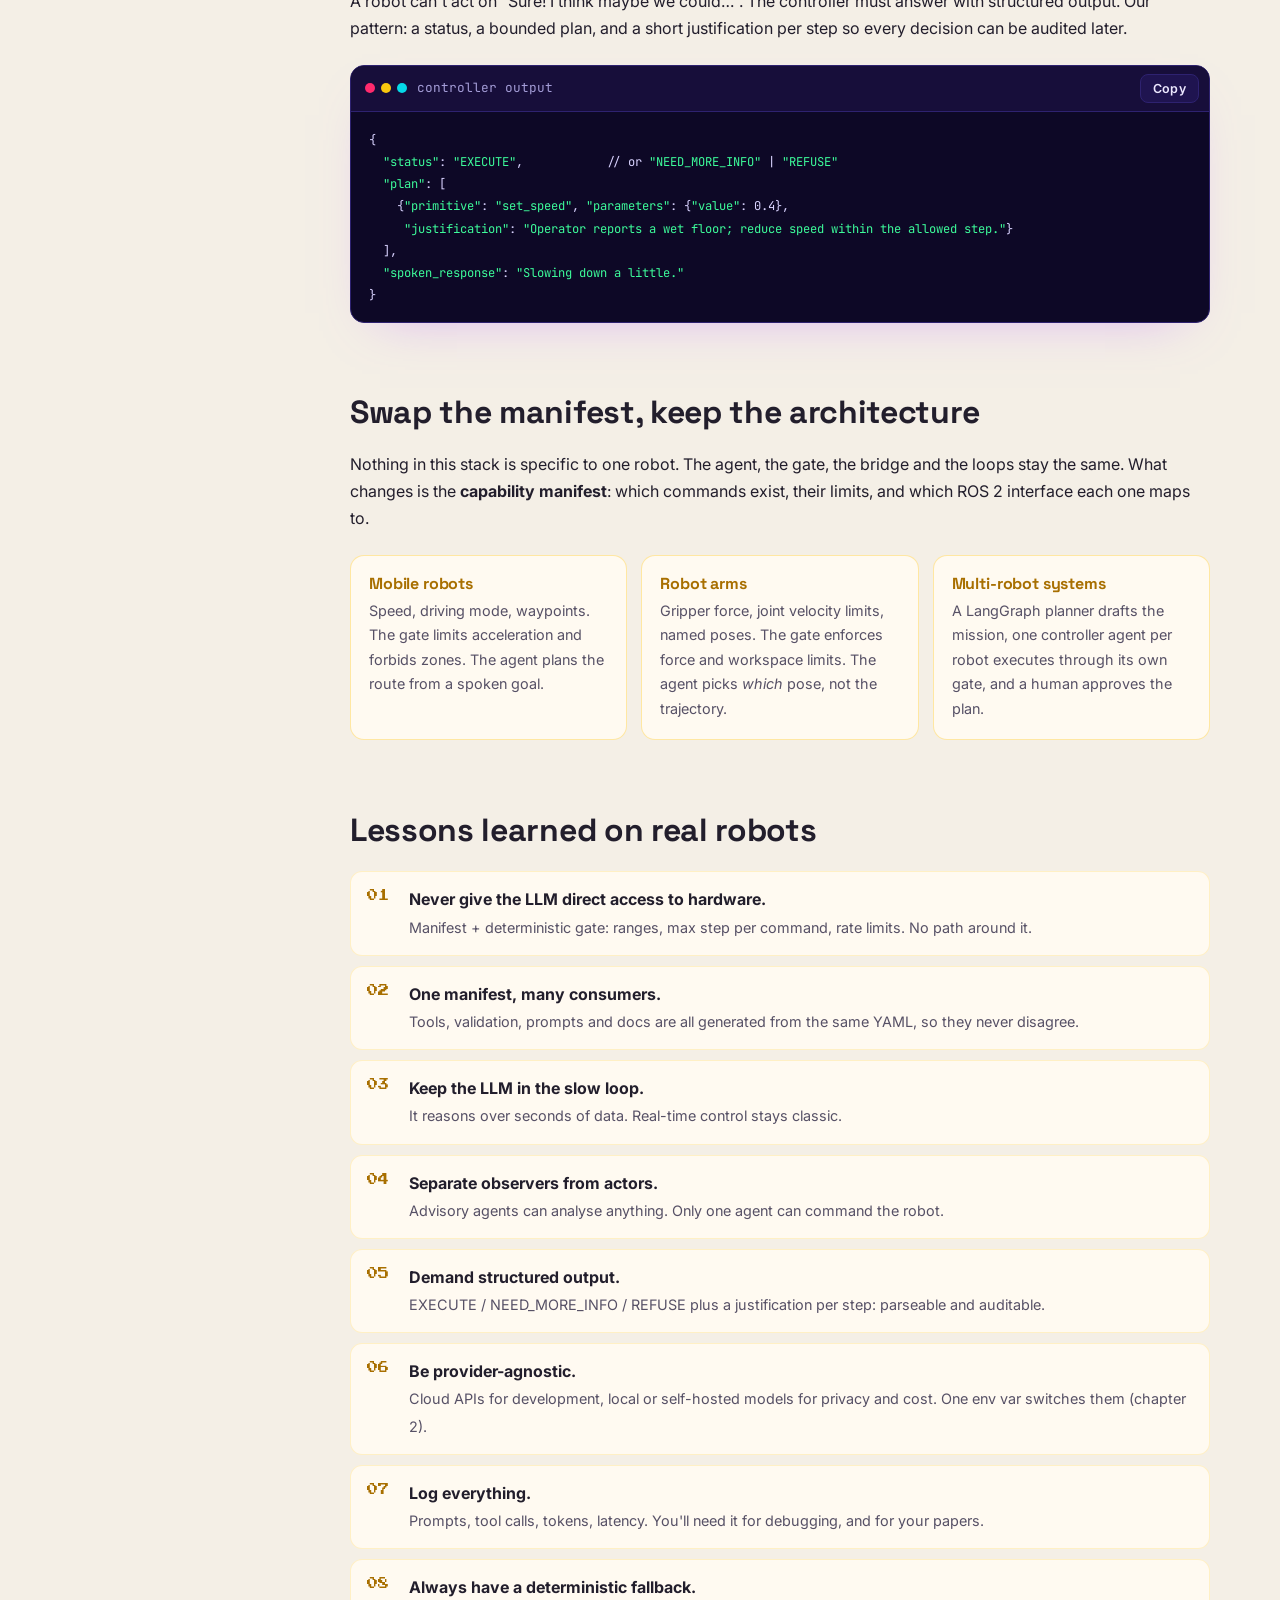
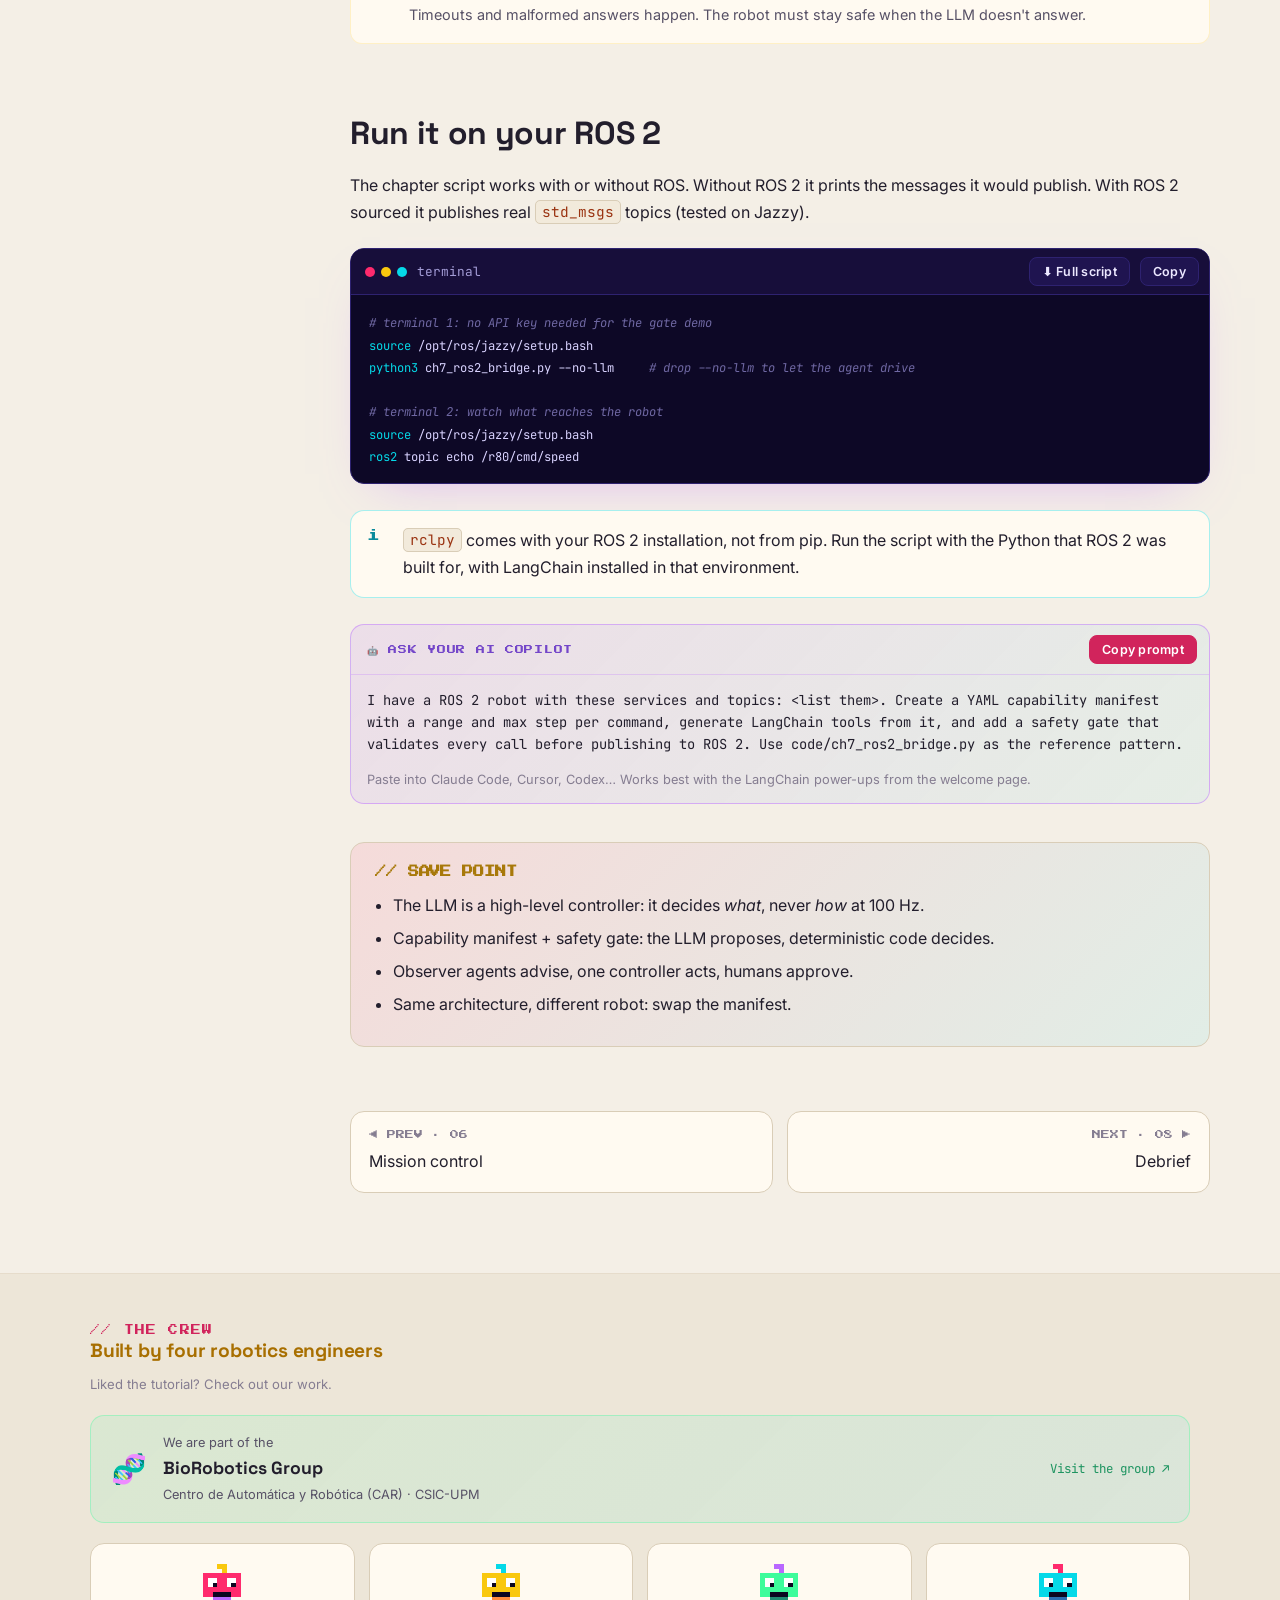
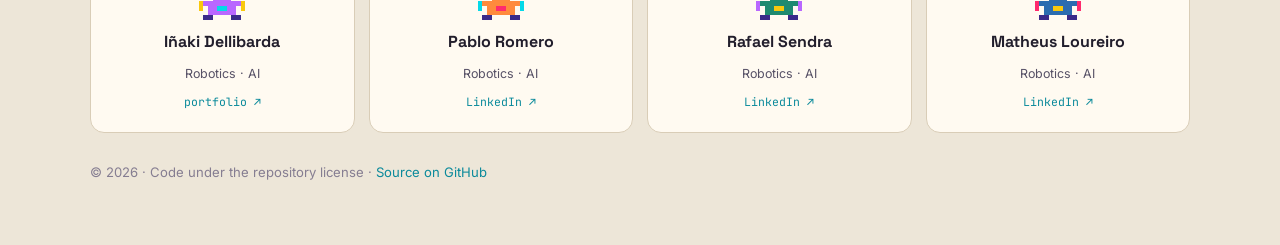
<file: chapters/07-ros2-field.html>
<!doctype html>
<html lang="en">
<head>
  <meta charset="utf-8">
  <meta name="viewport" content="width=device-width, initial-scale=1">
  <title>ROS 2 × LangChain · Robot Agents</title>
  <meta name="description" content="How the BioRobotics Group (CAR, CSIC-UPM) uses LangChain agents with ROS 2 as high-level controllers of real robots: capability manifests, safety gates and closed loops.">
  <link rel="icon" href="../assets/img/favicon.svg">
  <link rel="preconnect" href="https://fonts.googleapis.com">
  <link rel="preconnect" href="https://fonts.gstatic.com" crossorigin>
  <link href="https://fonts.googleapis.com/css2?family=Inter:wght@400;500;600&family=JetBrains+Mono:wght@400;600&family=Press+Start+2P&family=Space+Grotesk:wght@500;700&display=swap" rel="stylesheet">
  <link rel="stylesheet" href="../assets/css/theme.css">
  <script>try{if(localStorage.getItem("robot-agents-theme")==="dark")document.documentElement.dataset.theme="dark"}catch(e){}</script>
</head>
<body data-root=".." data-chapter="07-ros2-field">
  <header id="topbar"></header>
  <div class="layout">
    <nav class="sidebar" id="sidebar"></nav>
    <main class="content">
      <div class="content-inner">

<header class="chapter-head">
  <span class="gold-badge">★ FIELD-TESTED · HOW WE BUILD IT</span>
  <h1 style="margin-top:16px"><span class="gold-text">ROS 2 × LangChain</span><br>the agent as a high-level controller</h1>
  <p class="lead">Everything so far was the textbook. This chapter shows how we actually put LLM agents on real robots at the <a href="https://biorobotics.car.upm-csic.es/" target="_blank" rel="noopener">BioRobotics Group</a> (CAR, CSIC-UPM).</p>
  <div class="meta"><span class="chip yellow">ROS 2 Jazzy</span><span class="chip yellow">LangChain + LangGraph</span><span class="chip yellow">Safety gate</span><span class="chip yellow">Closed loop</span></div>
</header>

<div class="briefing">
  <div><h4>// THE CONCEPT</h4><p>The LLM never drives the motors. It acts as a <strong>high-level controller</strong>: it turns human intent into a few <strong>bounded commands</strong>, a deterministic <strong>safety gate</strong> validates them, and ROS 2 delivers them to a robot whose real-time control stays classic.</p></div>
  <div><h4>// YOUR ROBOT GAINS</h4><ul><li>Natural-language control of real hardware</li><li>Hard safety limits the LLM cannot break</li><li>A slow reasoning loop on top of fast classic control</li></ul></div>
  <div><h4>// KEY TERMS</h4><ul><li><strong>Capability manifest</strong>: YAML listing every allowed action + limits</li><li><strong>Safety gate</strong>: code that validates each command</li><li><strong>High-level controller</strong>: decides <em>what</em>, never <em>how</em> at 100 Hz</li></ul></div>
</div>

<h2 id="ros-meets-agents">ROS 2 meets LangChain</h2>
<p>If you know ROS 2, you already know half of this. Most agent concepts map directly onto ROS 2 concepts:</p>
<div class="table-wrap"><table class="map-table">
  <tr><th>ROS 2</th><th>Agent world</th><th>How we connect them</th></tr>
  <tr><td>service / action</td><td>tool</td><td>Each allowed robot command becomes one LangChain tool</td></tr>
  <tr><td>topic subscription</td><td>observation</td><td>Sensor data summarized into the agent's context</td></tr>
  <tr><td>parameter limits</td><td>tool schema</td><td>Ranges and max steps written in a manifest, enforced by the gate</td></tr>
  <tr><td>node</td><td>agent / graph node</td><td>Each agent runs in (or next to) its own ROS 2 node</td></tr>
  <tr><td>launch file</td><td>graph composition</td><td>Controller, observer and planner started together, but independent</td></tr>
  <tr><td>rosbag</td><td>trace</td><td>Every prompt, tool call, token count and latency logged for analysis</td></tr>
</table></div>

<h2 id="architecture">The architecture</h2>
<p>Step through the layers, then press <strong>Trace a run</strong> to follow one decision around the loop.</p>
<div class="diagram" data-diagram="ros2-arch"></div>

<h2 id="safety-gate">Pattern 1 · The safety gate</h2>
<p>The most important idea in this chapter: <strong>the LLM proposes, the gate decides</strong>. Every action the robot can take is declared once in a <em>capability manifest</em> with its range, its maximum change per command and the ROS 2 topic or service it maps to. The same file generates the LLM's tools <em>and</em> the validation code, so they can never drift apart.</p>
<p>Try to make R-80 misbehave:</p>
<div class="wide"><div class="widget safety-gate"></div></div>
<div class="callout warn"><p><strong>Rejections are information.</strong> A rejected command is returned to the LLM as the tool result ("jump bigger than 0.3 m/s, change it gradually"), so the agent adapts instead of crashing. And the emergency stop never goes through the LLM: it lives in hardware and classic code.</p></div>
<div class="wide side-by-side">
  <div class="code" data-file="data/capabilities.yaml" data-download="code/data/capabilities.yaml"><pre><code class="lang-bash"># Capability manifest: the ONLY actions the LLM may take, and their limits.
# Tools AND the safety gate are generated from this one file, the same pattern
# we use to put LLM agents on real robots.
capabilities:
  - id: set_speed
    description: Set R-80's forward speed.
    type: number
    min: 0.0
    max: 0.8
    max_delta: 0.3        # biggest change allowed in a single command
    units: m/s
    initial: 0.0
    topic: /r80/cmd/speed

  - id: set_gripper_force
    description: Set the gripper closing force. Fragile items need a low force.
    type: number
    min: 0
    max: 100
    max_delta: 40
    units: "%"
    initial: 50
    topic: /r80/cmd/gripper_force

  - id: set_mode
    description: Set the driving mode. Use slow inside zone B.
    type: string
    enum: [slow, normal]
    initial: normal
    topic: /r80/cmd/mode</code></pre></div>
  <div class="code" data-file="ch7_ros2_bridge.py" data-download="code/ch7_ros2_bridge.py"><pre><code class="lang-python">class SafetyGate:
    def __init__(self, manifest: dict) -&gt; None:
        self.caps = {c["id"]: c for c in manifest["capabilities"]}
        self.state = {c["id"]: c["initial"] for c in manifest["capabilities"]}

    def check(self, cap_id: str, value) -&gt; str | None:
        """Return None if the command is safe, or the reason it was rejected."""
        cap = self.caps.get(cap_id)
        if cap is None:
            return f"REJECTED: '{cap_id}' is not in the capability manifest."
        if cap["type"] == "number":
            if not cap["min"] &lt;= value &lt;= cap["max"]:
                return f"REJECTED: {value} is outside [{cap['min']}, {cap['max']}] {cap['units']}."
            if abs(value - self.state[cap_id]) &gt; cap["max_delta"]:
                return (f"REJECTED: {self.state[cap_id]} -&gt; {value} is a jump bigger than "
                        f"{cap['max_delta']} {cap['units']}. Change it gradually.")
        elif value not in cap["enum"]:
            return f"REJECTED: '{value}' is not one of {cap['enum']}."
        return None</code></pre></div>
</div>
<div class="code" data-file="ch7_ros2_bridge.py · tools from the manifest" data-download="code/ch7_ros2_bridge.py"><pre><code class="lang-python">def build_tools(gate: SafetyGate, bridge: RosBridge) -&gt; list:
    tools = []
    for cap in MANIFEST["capabilities"]:
        if cap["type"] == "number":
            hint = f"{cap['min']}..{cap['max']} {cap['units']}, change at most {cap['max_delta']} per call"
            field = (float, Field(description=hint))
        else:
            field = (str, Field(description=f"one of {cap['enum']}"))
        Args = create_model(f"{cap['id']}_args", value=field)

        def run(value, _cap=cap) -&gt; str:
            if reason := gate.check(_cap["id"], value):
                WORLD.emit("gate_reject", f"{_cap['id']}({value!r}): {reason}")
                return reason                      # the LLM reads this and can adapt
            bridge.publish(_cap, value)
            gate.state[_cap["id"]] = value
            WORLD.emit("gate_ok", f"{_cap['topic']} &lt;- {value}")
            return f"OK: {_cap['id']} = {value} {_cap.get('units', '')}".strip()

        tools.append(StructuredTool.from_function(
            func=run, name=cap["id"], description=cap["description"], args_schema=Args))

    @tool
    def get_robot_state() -&gt; str:
        """Current commanded values of every capability (closed-loop context)."""
        return str(gate.state)

    return tools + [get_robot_state]</code></pre></div>

<h2 id="loops">Pattern 2 · Slow loop over fast loop</h2>
<div class="grid-2">
  <div class="card gold"><h4>Slow loop · LLM</h4><p>Seconds to minutes. Reads windows of metrics, reasons about goals, decides <em>which</em> setting to change. Tolerates latency, benefits from context.</p></div>
  <div class="card"><h4>Fast loop · classic control</h4><p>Milliseconds (100 Hz and up). Motor controllers, impedance, balance. Deterministic, certifiable, never waits for a token.</p></div>
</div>
<p>We also split the reasoning in two: an <strong>observer agent</strong> that is <em>advisory only</em> (it reads metrics and writes structured observations, but cannot command the robot), and a <strong>controller agent</strong> that is the only one allowed to call robot tools. Fewer agents with hands means a smaller surface for mistakes.</p>

<h2 id="contract">Pattern 3 · A strict output contract</h2>
<p>A robot can't act on "Sure! I think maybe we could…". The controller must answer with structured output. Our pattern: a status, a bounded plan, and a short justification per step so every decision can be audited later.</p>
<div class="code" data-file="controller output"><pre><code class="lang-bash">{
  "status": "EXECUTE",            // or "NEED_MORE_INFO" | "REFUSE"
  "plan": [
    {"primitive": "set_speed", "parameters": {"value": 0.4},
     "justification": "Operator reports a wet floor; reduce speed within the allowed step."}
  ],
  "spoken_response": "Slowing down a little."
}</code></pre></div>

<h2 id="where-it-fits">Swap the manifest, keep the architecture</h2>
<p>Nothing in this stack is specific to one robot. The agent, the gate, the bridge and the loops stay the same. What changes is the <strong>capability manifest</strong>: which commands exist, their limits, and which ROS 2 interface each one maps to.</p>
<div class="grid-3">
  <div class="card gold"><h4>Mobile robots</h4><p>Speed, driving mode, waypoints. The gate limits acceleration and forbids zones. The agent plans the route from a spoken goal.</p></div>
  <div class="card gold"><h4>Robot arms</h4><p>Gripper force, joint velocity limits, named poses. The gate enforces force and workspace limits. The agent picks <em>which</em> pose, not the trajectory.</p></div>
  <div class="card gold"><h4>Multi-robot systems</h4><p>A LangGraph planner drafts the mission, one controller agent per robot executes through its own gate, and a human approves the plan.</p></div>
</div>

<h2 id="lessons">Lessons learned on real robots</h2>
<ol class="lesson-list">
  <li><strong>Never give the LLM direct access to hardware.</strong><span>Manifest + deterministic gate: ranges, max step per command, rate limits. No path around it.</span></li>
  <li><strong>One manifest, many consumers.</strong><span>Tools, validation, prompts and docs are all generated from the same YAML, so they never disagree.</span></li>
  <li><strong>Keep the LLM in the slow loop.</strong><span>It reasons over seconds of data. Real-time control stays classic.</span></li>
  <li><strong>Separate observers from actors.</strong><span>Advisory agents can analyse anything. Only one agent can command the robot.</span></li>
  <li><strong>Demand structured output.</strong><span>EXECUTE / NEED_MORE_INFO / REFUSE plus a justification per step: parseable and auditable.</span></li>
  <li><strong>Be provider-agnostic.</strong><span>Cloud APIs for development, local or self-hosted models for privacy and cost. One env var switches them (chapter 2).</span></li>
  <li><strong>Log everything.</strong><span>Prompts, tool calls, tokens, latency. You'll need it for debugging, and for your papers.</span></li>
  <li><strong>Always have a deterministic fallback.</strong><span>Timeouts and malformed answers happen. The robot must stay safe when the LLM doesn't answer.</span></li>
</ol>

<h2 id="run-it">Run it on your ROS 2</h2>
<p>The chapter script works with or without ROS. Without ROS 2 it prints the messages it would publish. With ROS 2 sourced it publishes real <code>std_msgs</code> topics (tested on Jazzy).</p>
<div class="code" data-file="terminal" data-download="code/ch7_ros2_bridge.py"><pre><code class="lang-bash"># terminal 1: no API key needed for the gate demo
source /opt/ros/jazzy/setup.bash
python3 ch7_ros2_bridge.py --no-llm     # drop --no-llm to let the agent drive

# terminal 2: watch what reaches the robot
source /opt/ros/jazzy/setup.bash
ros2 topic echo /r80/cmd/speed</code></pre></div>
<div class="callout tip"><p><code>rclpy</code> comes with your ROS 2 installation, not from pip. Run the script with the Python that ROS 2 was built for, with LangChain installed in that environment.</p></div>

<div class="prompt-box">
  <div class="prompt-head"><span class="pixel">🤖 ASK YOUR AI COPILOT</span></div>
  <div class="prompt-text">I have a ROS 2 robot with these services and topics: &lt;list them&gt;. Create a YAML capability manifest with a range and max step per command, generate LangChain tools from it, and add a safety gate that validates every call before publishing to ROS 2. Use code/ch7_ros2_bridge.py as the reference pattern.</div>
  <div class="credit">Paste into Claude Code, Cursor, Codex… Works best with the LangChain power-ups from the welcome page.</div>
</div>

<div class="takeaways"><h4>// SAVE POINT</h4><ul><li>The LLM is a high-level controller: it decides <em>what</em>, never <em>how</em> at 100 Hz.</li><li>Capability manifest + safety gate: the LLM proposes, deterministic code decides.</li><li>Observer agents advise, one controller acts, humans approve.</li><li>Same architecture, different robot: swap the manifest.</li></ul></div>

      </div>
    </main>
  </div>
  <footer id="footer"></footer>

  <script src="../assets/js/site.js"></script>
  <script src="../assets/js/scenarios.js"></script>
  <script src="../assets/js/sim.js"></script>
  <script src="../assets/js/diagram.js"></script>
  <script src="../assets/js/widgets.js"></script>
</body>
</html>
</file>
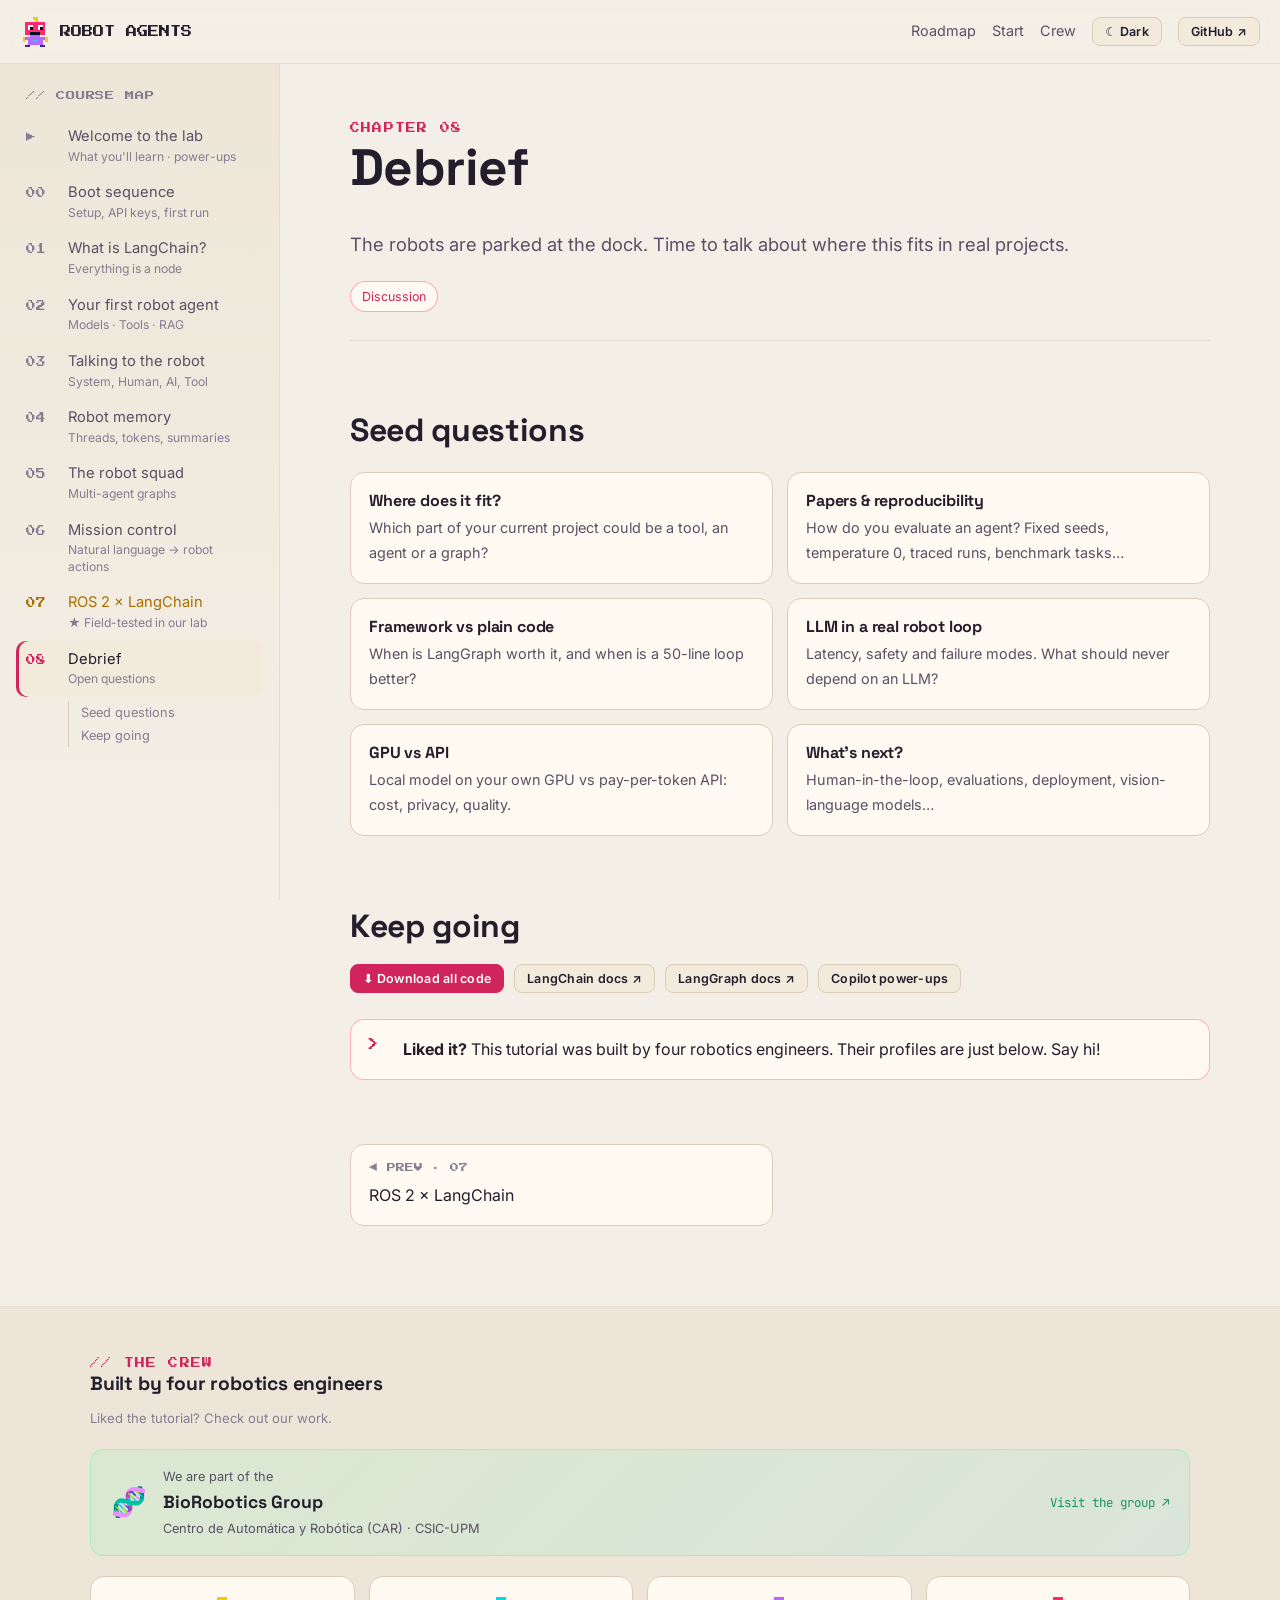
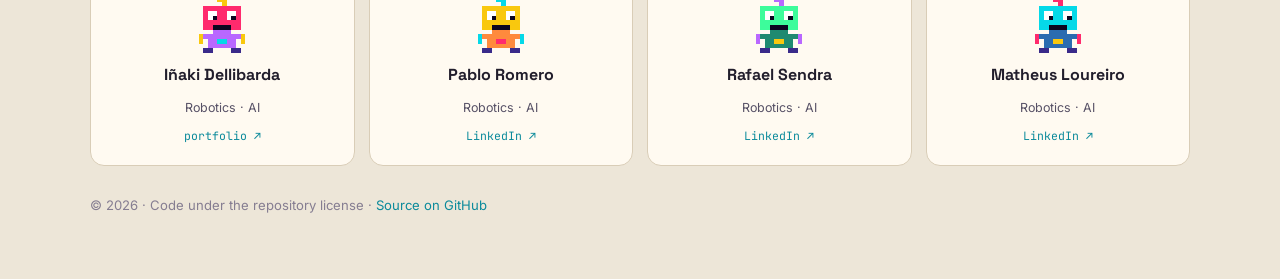
<file: chapters/08-discussion.html>
<!doctype html>
<html lang="en">
<head>
  <meta charset="utf-8">
  <meta name="viewport" content="width=device-width, initial-scale=1">
  <title>Debrief · Robot Agents</title>
  <meta name="description" content="Open questions about using LLM agents in robotics research and projects.">
  <link rel="icon" href="../assets/img/favicon.svg">
  <link rel="preconnect" href="https://fonts.googleapis.com">
  <link rel="preconnect" href="https://fonts.gstatic.com" crossorigin>
  <link href="https://fonts.googleapis.com/css2?family=Inter:wght@400;500;600&family=JetBrains+Mono:wght@400;600&family=Press+Start+2P&family=Space+Grotesk:wght@500;700&display=swap" rel="stylesheet">
  <link rel="stylesheet" href="../assets/css/theme.css">
  <script>try{if(localStorage.getItem("robot-agents-theme")==="dark")document.documentElement.dataset.theme="dark"}catch(e){}</script>
</head>
<body data-root=".." data-chapter="08-discussion">
  <header id="topbar"></header>
  <div class="layout">
    <nav class="sidebar" id="sidebar"></nav>
    <main class="content">
      <div class="content-inner">

<header class="chapter-head">
  <h1>Debrief</h1>
  <p class="lead">The robots are parked at the dock. Time to talk about where this fits in real projects.</p>
  <div class="meta"><span class="chip pink">Discussion</span></div>
</header>

<h2 id="questions">Seed questions</h2>
<div class="grid-2">
  <div class="card"><h4>Where does it fit?</h4><p>Which part of your current project could be a tool, an agent or a graph?</p></div>
  <div class="card"><h4>Papers &amp; reproducibility</h4><p>How do you evaluate an agent? Fixed seeds, temperature 0, traced runs, benchmark tasks…</p></div>
  <div class="card"><h4>Framework vs plain code</h4><p>When is LangGraph worth it, and when is a 50-line loop better?</p></div>
  <div class="card"><h4>LLM in a real robot loop</h4><p>Latency, safety and failure modes. What should never depend on an LLM?</p></div>
  <div class="card"><h4>GPU vs API</h4><p>Local model on your own GPU vs pay-per-token API: cost, privacy, quality.</p></div>
  <div class="card"><h4>What's next?</h4><p>Human-in-the-loop, evaluations, deployment, vision-language models…</p></div>
</div>

<h2 id="keep-going">Keep going</h2>
<div class="download-row">
  <a class="btn primary" href="https://github.com/11inaki11/CursoLangChain/archive/refs/heads/main.zip">⬇ Download all code</a>
  <a class="btn" href="https://docs.langchain.com/oss/python/langchain/overview" target="_blank" rel="noopener">LangChain docs ↗</a>
  <a class="btn" href="https://docs.langchain.com/oss/python/langgraph/overview" target="_blank" rel="noopener">LangGraph docs ↗</a>
  <a class="btn" href="welcome.html#power-ups">Copilot power-ups</a>
</div>
<div class="callout robot"><p><strong>Liked it?</strong> This tutorial was built by four robotics engineers. Their profiles are just below. Say hi!</p></div>

      </div>
    </main>
  </div>
  <footer id="footer"></footer>

  <script src="../assets/js/site.js"></script>
  <script src="../assets/js/scenarios.js"></script>
  <script src="../assets/js/sim.js"></script>
  <script src="../assets/js/diagram.js"></script>
  <script src="../assets/js/widgets.js"></script>
</body>
</html>
</file>
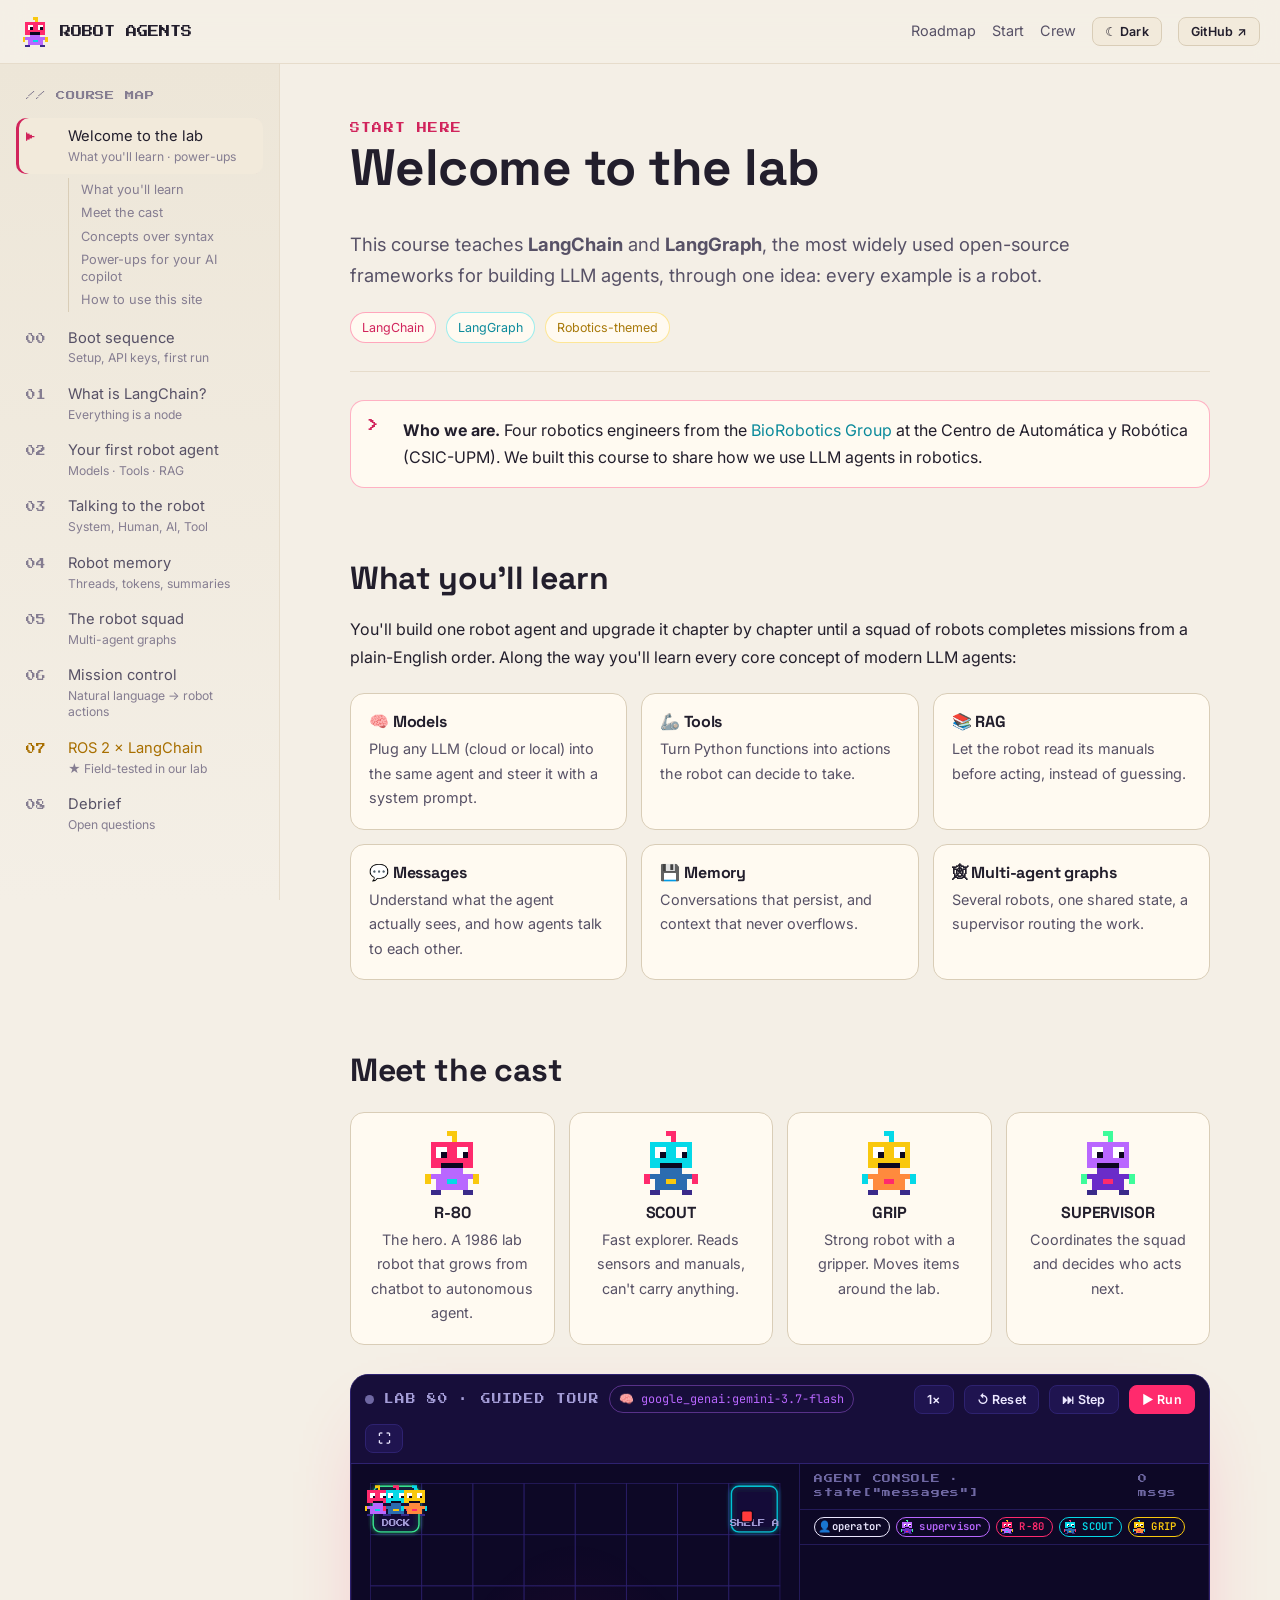
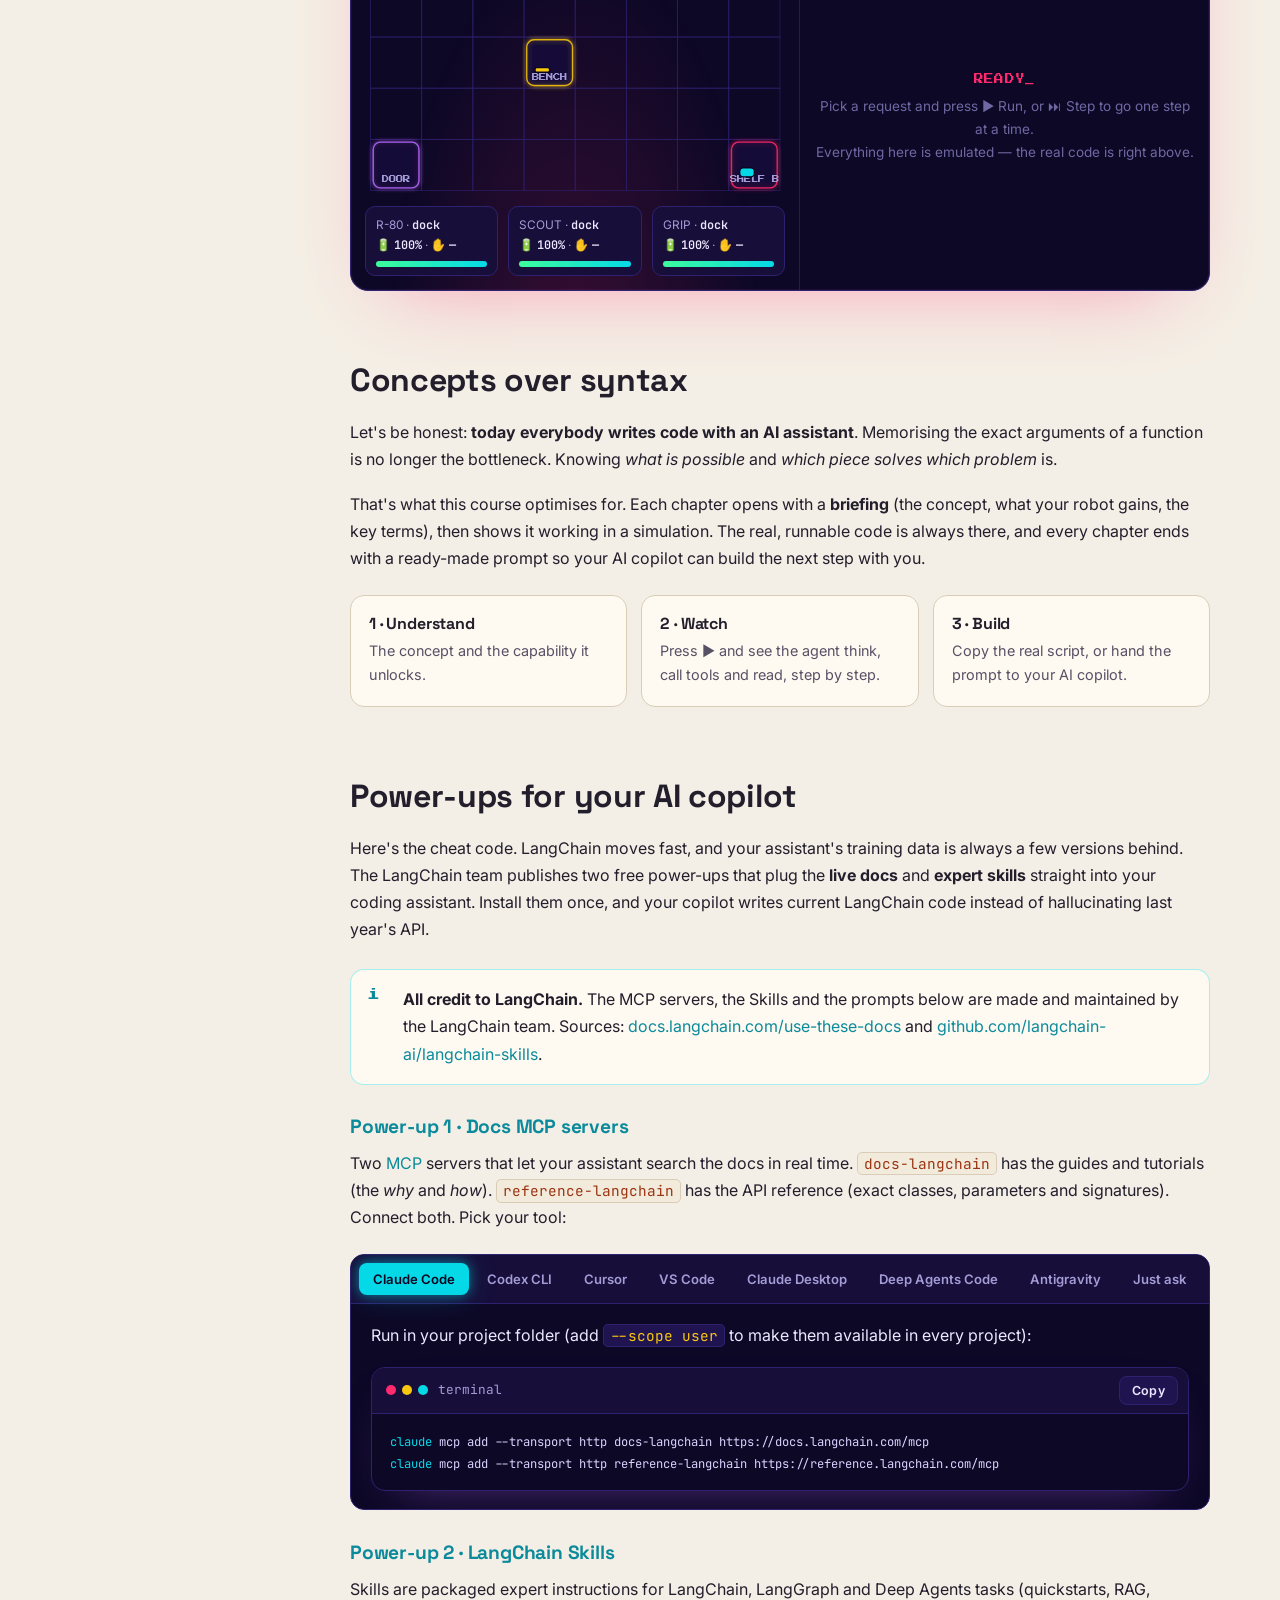
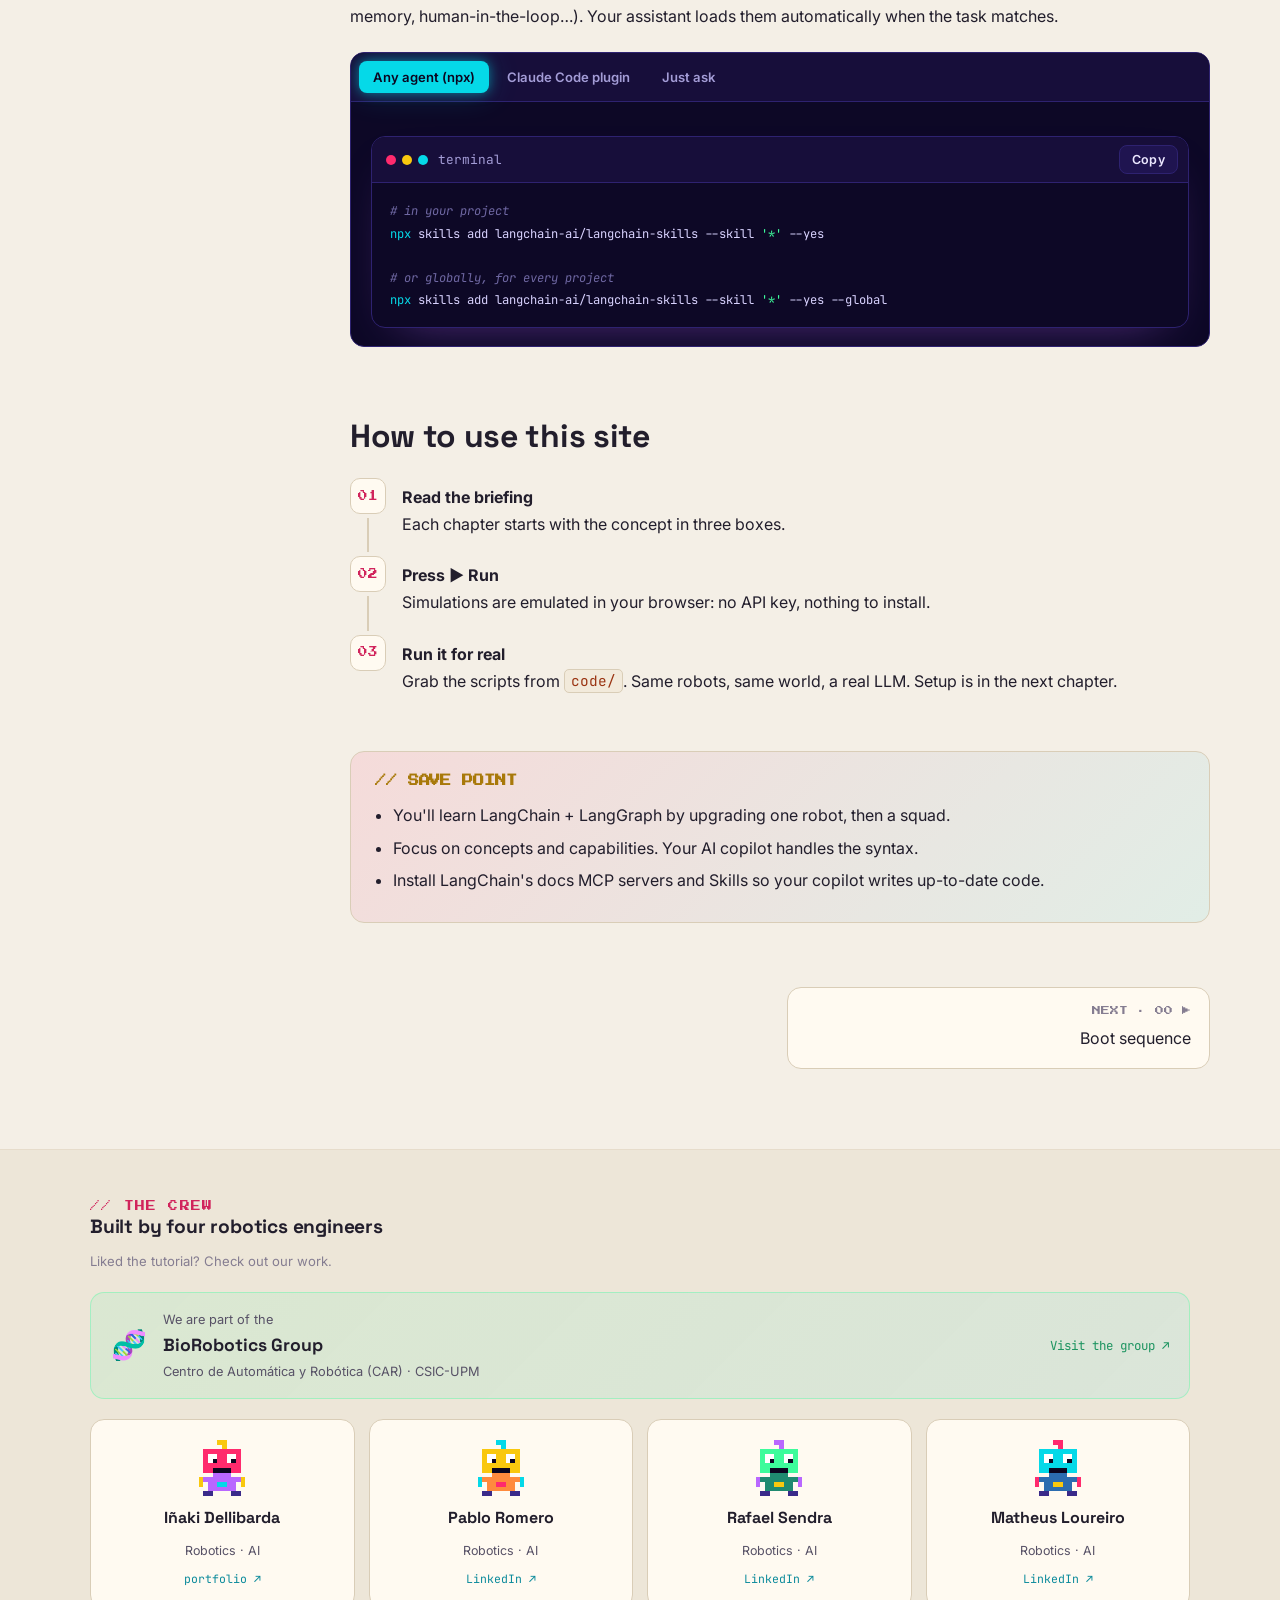
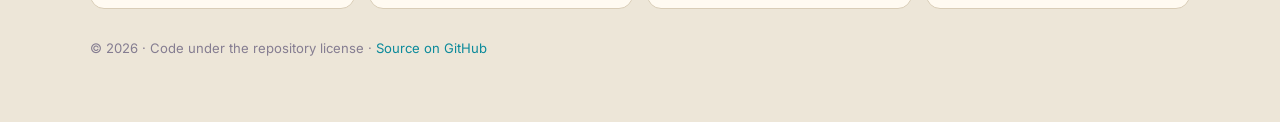
<file: chapters/welcome.html>
<!doctype html>
<html lang="en">
<head>
  <meta charset="utf-8">
  <meta name="viewport" content="width=device-width, initial-scale=1">
  <title>Welcome to the lab · Robot Agents</title>
  <meta name="description" content="Learn LangChain and LangGraph through robotics: what the course covers, the robots, and how to power up your AI coding assistant.">
  <link rel="icon" href="../assets/img/favicon.svg">
  <link rel="preconnect" href="https://fonts.googleapis.com">
  <link rel="preconnect" href="https://fonts.gstatic.com" crossorigin>
  <link href="https://fonts.googleapis.com/css2?family=Inter:wght@400;500;600&family=JetBrains+Mono:wght@400;600&family=Press+Start+2P&family=Space+Grotesk:wght@500;700&display=swap" rel="stylesheet">
  <link rel="stylesheet" href="../assets/css/theme.css">
  <script>try{if(localStorage.getItem("robot-agents-theme")==="dark")document.documentElement.dataset.theme="dark"}catch(e){}</script>
</head>
<body data-root=".." data-chapter="welcome">
  <header id="topbar"></header>
  <div class="layout">
    <nav class="sidebar" id="sidebar"></nav>
    <main class="content">
      <div class="content-inner">

<header class="chapter-head">
  <h1>Welcome to the lab</h1>
  <p class="lead">This course teaches <strong>LangChain</strong> and <strong>LangGraph</strong>, the most widely used open-source frameworks for building LLM agents, through one idea: every example is a robot.</p>
  <div class="meta"><span class="chip pink">LangChain</span><span class="chip cyan">LangGraph</span><span class="chip yellow">Robotics-themed</span></div>
</header>

<div class="callout robot"><p><strong>Who we are.</strong> Four robotics engineers from the <a href="https://biorobotics.car.upm-csic.es/" target="_blank" rel="noopener">BioRobotics Group</a> at the Centro de Automática y Robótica (CSIC-UPM). We built this course to share how we use LLM agents in robotics.</p></div>

<h2 id="what-you-learn">What you'll learn</h2>
<p>You'll build one robot agent and upgrade it chapter by chapter until a squad of robots completes missions from a plain-English order. Along the way you'll learn every core concept of modern LLM agents:</p>
<div class="grid-3">
  <div class="card"><h4>🧠 Models</h4><p>Plug any LLM (cloud or local) into the same agent and steer it with a system prompt.</p></div>
  <div class="card"><h4>🦾 Tools</h4><p>Turn Python functions into actions the robot can decide to take.</p></div>
  <div class="card"><h4>📚 RAG</h4><p>Let the robot read its manuals before acting, instead of guessing.</p></div>
  <div class="card"><h4>💬 Messages</h4><p>Understand what the agent actually sees, and how agents talk to each other.</p></div>
  <div class="card"><h4>💾 Memory</h4><p>Conversations that persist, and context that never overflows.</p></div>
  <div class="card"><h4>🕸 Multi-agent graphs</h4><p>Several robots, one shared state, a supervisor routing the work.</p></div>
</div>

<h2 id="the-cast">Meet the cast</h2>
<div class="cast">
  <div class="card"><span data-sprite="pink"></span><h4>R-80</h4><p>The hero. A 1986 lab robot that grows from chatbot to autonomous agent.</p></div><div class="card"><span data-sprite="cyan"></span><h4>SCOUT</h4><p>Fast explorer. Reads sensors and manuals, can't carry anything.</p></div><div class="card"><span data-sprite="yellow"></span><h4>GRIP</h4><p>Strong robot with a gripper. Moves items around the lab.</p></div><div class="card"><span data-sprite="purple"></span><h4>SUPERVISOR</h4><p>Coordinates the squad and decides who acts next.</p></div>
</div>
<div class="sim" id="sim-tour" data-scenario="welcome-tour"></div>

<h2 id="philosophy">Concepts over syntax</h2>
<p>Let's be honest: <strong>today everybody writes code with an AI assistant</strong>. Memorising the exact arguments of a function is no longer the bottleneck. Knowing <em>what is possible</em> and <em>which piece solves which problem</em> is.</p>
<p>That's what this course optimises for. Each chapter opens with a <strong>briefing</strong> (the concept, what your robot gains, the key terms), then shows it working in a simulation. The real, runnable code is always there, and every chapter ends with a ready-made prompt so your AI copilot can build the next step with you.</p>
<div class="grid-3">
  <div class="card"><h4>1 · Understand</h4><p>The concept and the capability it unlocks.</p></div>
  <div class="card"><h4>2 · Watch</h4><p>Press ▶ and see the agent think, call tools and read, step by step.</p></div>
  <div class="card"><h4>3 · Build</h4><p>Copy the real script, or hand the prompt to your AI copilot.</p></div>
</div>

<h2 id="power-ups">Power-ups for your AI copilot</h2>
<p>Here's the cheat code. LangChain moves fast, and your assistant's training data is always a few versions behind. The LangChain team publishes two free power-ups that plug the <strong>live docs</strong> and <strong>expert skills</strong> straight into your coding assistant. Install them once, and your copilot writes current LangChain code instead of hallucinating last year's API.</p>
<div class="callout tip"><p><strong>All credit to LangChain.</strong> The MCP servers, the Skills and the prompts below are made and maintained by the LangChain team. Sources: <a href="https://docs.langchain.com/use-these-docs" target="_blank" rel="noopener">docs.langchain.com/use-these-docs</a> and <a href="https://github.com/langchain-ai/langchain-skills" target="_blank" rel="noopener">github.com/langchain-ai/langchain-skills</a>.</p></div>

<h3>Power-up 1 · Docs MCP servers</h3>
<p>Two <a href="https://modelcontextprotocol.io" target="_blank" rel="noopener">MCP</a> servers that let your assistant search the docs in real time. <code>docs-langchain</code> has the guides and tutorials (the <em>why</em> and <em>how</em>). <code>reference-langchain</code> has the API reference (exact classes, parameters and signatures). Connect both. Pick your tool:</p>
<div class="tabs" data-group="copilot"><div class="tab-panel" data-tab="Claude Code"><p>Run in your project folder (add <code>--scope user</code> to make them available in every project):</p><div class="code" data-file="terminal"><pre><code class="lang-bash">claude mcp add --transport http docs-langchain https://docs.langchain.com/mcp
claude mcp add --transport http reference-langchain https://reference.langchain.com/mcp</code></pre></div></div><div class="tab-panel" data-tab="Codex CLI"><div class="code" data-file="terminal"><pre><code class="lang-bash">codex mcp add langchain-docs --url https://docs.langchain.com/mcp
codex mcp add langchain-reference --url https://reference.langchain.com/mcp</code></pre></div></div><div class="tab-panel" data-tab="Cursor"><p>Add to your MCP settings file:</p><div class="code" data-file="mcp.json"><pre><code class="lang-bash">{
  "mcpServers": {
    "docs-langchain": {
      "url": "https://docs.langchain.com/mcp"
    },
    "reference-langchain": {
      "url": "https://reference.langchain.com/mcp"
    }
  }
}</code></pre></div></div><div class="tab-panel" data-tab="VS Code"><p>Add to your MCP settings file:</p><div class="code" data-file="mcp.json"><pre><code class="lang-bash">{
  "servers": {
    "docs-langchain": {
      "url": "https://docs.langchain.com/mcp"
    },
    "reference-langchain": {
      "url": "https://reference.langchain.com/mcp"
    }
  }
}</code></pre></div></div><div class="tab-panel" data-tab="Claude Desktop"><p>Open <strong>Settings → Connectors</strong> and add both URLs:</p><div class="code" data-file="connectors"><pre><code class="lang-bash">https://docs.langchain.com/mcp
https://reference.langchain.com/mcp</code></pre></div></div><div class="tab-panel" data-tab="Deep Agents Code"><p>Add to <code>~/.deepagents/.mcp.json</code> (all projects) or a project-level <code>.mcp.json</code>, then restart <code>dcode</code>:</p><div class="code" data-file=".mcp.json"><pre><code class="lang-bash">{
  "mcpServers": {
    "docs-langchain": {
      "type": "http",
      "url": "https://docs.langchain.com/mcp"
    },
    "reference-langchain": {
      "type": "http",
      "url": "https://reference.langchain.com/mcp"
    }
  }
}</code></pre></div></div><div class="tab-panel" data-tab="Antigravity"><p>Add to your MCP settings file:</p><div class="code" data-file="mcp settings"><pre><code class="lang-bash">{
  "mcpServers": {
    "docs-langchain": {
      "serverUrl": "https://docs.langchain.com/mcp"
    },
    "reference-langchain": {
      "serverUrl": "https://reference.langchain.com/mcp"
    }
  }
}</code></pre></div></div><div class="tab-panel" data-tab="Just ask"><p>Don't want to look up your client's config? Paste LangChain's official prompt and let your assistant do it:</p><div class="prompt-box">
  <div class="prompt-head"><span class="pixel">🤖 ASK YOUR AI COPILOT</span></div>
  <div class="prompt-text">Connect both LangChain documentation MCP servers to my coding agent so it can look up current LangChain, LangGraph, and LangSmith docs and API reference.

Servers to add:

* `docs-langchain`: https://docs.langchain.com/mcp
* `reference-langchain`: https://reference.langchain.com/mcp

Detect which agent or editor I am using (Claude Code, Cursor, Codex CLI, Claude Desktop, Deep Agents Code, VS Code, Antigravity, or another MCP-compatible client). Use the matching setup from https://docs.langchain.com/use-these-docs.md:

* Claude Code: `claude mcp add --transport http` for each server (project scope by default; use `--scope user` only if I ask for global access).
* Codex CLI: `codex mcp add` with each server URL.
* Cursor, Deep Agents Code, VS Code, or Antigravity: merge both entries into the MCP settings JSON using the field names shown on that page for my client.
* Claude Desktop: add both URLs under Settings &gt; Connectors.

Do not invent alternate MCP URLs. After configuring, confirm both servers are listed and reachable.</div>
  <div class="credit">Prompt by <a href="https://docs.langchain.com/use-these-docs" target="_blank" rel="noopener">LangChain · Use these docs ↗</a></div>
</div></div></div>

<h3>Power-up 2 · LangChain Skills</h3>
<p>Skills are packaged expert instructions for LangChain, LangGraph and Deep Agents tasks (quickstarts, RAG, memory, human-in-the-loop…). Your assistant loads them automatically when the task matches.</p>
<div class="tabs"><div class="tab-panel" data-tab="Any agent (npx)"><div class="code" data-file="terminal"><pre><code class="lang-bash"># in your project
npx skills add langchain-ai/langchain-skills --skill '*' --yes

# or globally, for every project
npx skills add langchain-ai/langchain-skills --skill '*' --yes --global</code></pre></div></div><div class="tab-panel" data-tab="Claude Code plugin"><p>Inside Claude Code:</p><div class="code" data-file="claude code"><pre><code class="lang-bash">/plugin marketplace add langchain-ai/langchain-skills
/plugin install langchain-skills@langchain-skills</code></pre></div></div><div class="tab-panel" data-tab="Just ask"><div class="prompt-box">
  <div class="prompt-head"><span class="pixel">🤖 ASK YOUR AI COPILOT</span></div>
  <div class="prompt-text">Install LangChain Skills for my coding agent so it can perform better on LangChain, LangGraph, and Deep Agents tasks.

Use the Agent Skills installer from https://github.com/langchain-ai/langchain-skills:

npx skills add langchain-ai/langchain-skills --skill '*' --yes

If I ask for a global install instead, use:

npx skills add langchain-ai/langchain-skills --skill '*' --yes --global

Detect which agent or editor I am using. If I use Claude Code and prefer the plugin path, follow the marketplace install from that repository README (`/plugin marketplace add` then `/plugin install`). Do not invent alternate skill package names or install URLs. After installing, confirm the skills are available to the agent.</div>
  <div class="credit">Prompt by <a href="https://docs.langchain.com/use-these-docs" target="_blank" rel="noopener">LangChain ↗</a> · skills from <a href="https://github.com/langchain-ai/langchain-skills" target="_blank" rel="noopener">langchain-ai/langchain-skills ↗</a></div>
</div></div></div>

<h2 id="how-to-use">How to use this site</h2>
<ol class="steps">
  <li><strong>Read the briefing</strong>Each chapter starts with the concept in three boxes.</li>
  <li><strong>Press ▶ Run</strong>Simulations are emulated in your browser: no API key, nothing to install.</li>
  <li><strong>Run it for real</strong>Grab the scripts from <code>code/</code>. Same robots, same world, a real LLM. Setup is in the next chapter.</li>
</ol>

<div class="takeaways"><h4>// SAVE POINT</h4><ul><li>You'll learn LangChain + LangGraph by upgrading one robot, then a squad.</li><li>Focus on concepts and capabilities. Your AI copilot handles the syntax.</li><li>Install LangChain's docs MCP servers and Skills so your copilot writes up-to-date code.</li></ul></div>

      </div>
    </main>
  </div>
  <footer id="footer"></footer>

  <script src="../assets/js/site.js"></script>
  <script src="../assets/js/scenarios.js"></script>
  <script src="../assets/js/sim.js"></script>
  <script src="../assets/js/diagram.js"></script>
  <script src="../assets/js/widgets.js"></script>
</body>
</html>
</file>
<file: assets/css/theme.css>
/* ==========================================================================
   ROBOT AGENTS — retro 80s / synthwave theme, modern layout
   ========================================================================== */

/* Two themes:
   - default ("paper"): light pages, while code / simulators / diagrams / tabs
     stay dark "screens" with the synthwave neon (the --scr-* tokens).
   - [data-theme="dark"] ("graphite"): neutral dark pages and screens, softer neon.
   The toggle lives in the top bar (site.js). */
:root {
  /* page */
  --bg: #f4efe6;
  --bg-2: #ede6d8;
  --surface: #fffaf1;
  --surface-2: #f2eadb;
  --line: #d9cdb7;
  --line-soft: #e6dccb;
  --text: #221e2c;
  --muted: #575166;
  --dim: #857d91;
  --pink: #d1245c;
  --cyan: #0b8a9b;
  --yellow: #a8790a;
  --purple: #7446c9;
  --green: #1d9460;
  --orange: #c9601d;
  --gold: #a86f00;
  --gold-2: #c2410c;
  --gold-hi: #c98a00;
  --inline-code: #9a3412;
  --topbar-bg: rgba(244, 239, 230, .88);
  --scanlines: 0;

  /* dark "screens" inside the page */
  --scr-base: #0d0826;
  --scr-bg: #0b0620;
  --scr-bg-2: #120a2e;
  --scr-surface: #170e3a;
  --scr-surface-2: #1f1450;
  --scr-line: #2e2270;
  --scr-line-soft: #231a58;
  --scr-text: #ece8ff;
  --scr-muted: #a39cd6;
  --scr-dim: #6f68a3;
  --scr-code: #d9d3ff;
  --scr-pink: #ff2a6d;
  --scr-cyan: #05d9e8;
  --scr-yellow: #f9c80e;
  --scr-purple: #b967ff;
  --scr-green: #3dfc9b;
  --scr-orange: #ff8a3d;

  /* message-type colours (used everywhere, keep consistent) */
  --msg-system: var(--purple);
  --msg-human: var(--cyan);
  --msg-ai: var(--pink);
  --msg-tool: var(--yellow);
  --msg-retrieval: var(--green);

  --font-pixel: "Press Start 2P", ui-monospace, monospace;
  --font-display: "Space Grotesk", system-ui, sans-serif;
  --font-body: "Inter", system-ui, sans-serif;
  --font-mono: "JetBrains Mono", ui-monospace, monospace;

  --radius: 14px;
  --radius-sm: 8px;
  --sidebar-w: 280px;
  --content-w: 860px;
  --glow-pink: 0 0 12px rgba(255, 42, 109, .55), 0 0 32px rgba(255, 42, 109, .25);
  --glow-cyan: 0 0 12px rgba(5, 217, 232, .5), 0 0 32px rgba(5, 217, 232, .2);
}

:root[data-theme="dark"] {
  color-scheme: dark;
  --bg: #111318;
  --bg-2: #15181e;
  --surface: #1a1e25;
  --surface-2: #20252e;
  --line: #2b313c;
  --line-soft: #222731;
  --text: #e6e4df;
  --muted: #a3a9b4;
  --dim: #6b7280;
  --pink: #ff5c8a;
  --cyan: #38c6d6;
  --yellow: #eec05a;
  --purple: #a58cff;
  --green: #56d49a;
  --orange: #f59a5b;
  --gold: #ffcf40;
  --gold-2: #ff9f1c;
  --gold-hi: #fff1b8;
  --inline-code: #eec05a;
  --topbar-bg: rgba(17, 19, 24, .85);
  --scanlines: .4;

  --scr-base: #0e1014;
  --scr-bg: #111318;
  --scr-bg-2: #15181e;
  --scr-surface: #1a1e25;
  --scr-surface-2: #20252e;
  --scr-line: #2b313c;
  --scr-line-soft: #222731;
  --scr-text: #e6e4df;
  --scr-muted: #a3a9b4;
  --scr-dim: #6b7280;
  --scr-code: #d6d8dd;
  --scr-pink: #ff5c8a;
  --scr-cyan: #38c6d6;
  --scr-yellow: #eec05a;
  --scr-purple: #a58cff;
  --scr-green: #56d49a;
  --scr-orange: #f59a5b;
}

/* Everything inside a "screen" uses the screen palette. --msg-* must be
   redeclared here: a var() inside a custom property resolves where it's declared. */
.code, .sim, .diagram, .widget, .tabs, .hero {
  --bg: var(--scr-bg);
  --bg-2: var(--scr-bg-2);
  --surface: var(--scr-surface);
  --surface-2: var(--scr-surface-2);
  --line: var(--scr-line);
  --line-soft: var(--scr-line-soft);
  --text: var(--scr-text);
  --muted: var(--scr-muted);
  --dim: var(--scr-dim);
  --pink: var(--scr-pink);
  --cyan: var(--scr-cyan);
  --yellow: var(--scr-yellow);
  --purple: var(--scr-purple);
  --green: var(--scr-green);
  --orange: var(--scr-orange);
  --inline-code: var(--scr-yellow);
  --msg-system: var(--scr-purple);
  --msg-human: var(--scr-cyan);
  --msg-ai: var(--scr-pink);
  --msg-tool: var(--scr-yellow);
  --msg-retrieval: var(--scr-green);
  color: var(--text);
}

*, *::before, *::after { box-sizing: border-box; }
html { scroll-behavior: smooth; scroll-padding-top: 80px; }
body {
  margin: 0;
  background: var(--bg);
  color: var(--text);
  font: 16px/1.7 var(--font-body);
  -webkit-font-smoothing: antialiased;
  overflow-x: hidden;
}
/* subtle CRT scanlines over everything */
body::after {
  content: "";
  position: fixed; inset: 0;
  pointer-events: none; z-index: 999;
  background: repeating-linear-gradient(to bottom, rgba(255,255,255,.018) 0 1px, transparent 1px 3px);
  opacity: var(--scanlines);
}
a { color: var(--cyan); text-decoration: none; }
a:hover { text-decoration: underline; text-underline-offset: 3px; }
::selection { background: var(--pink); color: #fff; }
img, svg { max-width: 100%; }

h1, h2, h3, h4 { font-family: var(--font-display); line-height: 1.2; margin: 0 0 .6em; letter-spacing: -.01em; }
h1 { font-size: clamp(2rem, 5vw, 3.2rem); }
h2 { font-size: clamp(1.5rem, 3vw, 2rem); margin-top: 2.2em; }
h3 { font-size: 1.2rem; margin-top: 1.6em; color: var(--cyan); }
p { margin: 0 0 1.1em; }
code { font-family: var(--font-mono); font-size: .9em; }
:not(pre) > code {
  background: var(--surface-2); border: 1px solid var(--line);
  padding: .1em .4em; border-radius: 5px; color: var(--inline-code);
}

.pixel { font-family: var(--font-pixel); letter-spacing: .04em; }
.eyebrow {
  font-family: var(--font-pixel); font-size: .62rem; letter-spacing: .12em;
  color: var(--pink); text-transform: uppercase;
}
.grad-text {
  background: linear-gradient(90deg, var(--pink), var(--purple) 50%, var(--cyan));
  -webkit-background-clip: text; background-clip: text; color: transparent;
}

/* ---------- top bar ---------- */
.topbar {
  position: sticky; top: 0; z-index: 50;
  display: flex; align-items: center; gap: 16px;
  height: 64px; padding: 0 20px;
  background: var(--topbar-bg);
  backdrop-filter: blur(12px);
  border-bottom: 1px solid var(--line-soft);
}
.topbar .brand { display: flex; align-items: center; gap: 10px; color: var(--text); text-decoration: none; }
.topbar .brand .logo { width: 30px; height: 30px; image-rendering: pixelated; }
.topbar .brand span { font-family: var(--font-pixel); font-size: .7rem; line-height: 1.4; }
.topbar .spacer { flex: 1; }
.topbar .top-link { color: var(--muted); font-size: .9rem; }
.topbar .top-link:hover { color: var(--text); }
.menu-btn {
  display: none; background: none; border: 1px solid var(--line); color: var(--text);
  border-radius: 8px; padding: 6px 10px; cursor: pointer; font: inherit;
}

/* ---------- layout ---------- */
.layout { display: grid; grid-template-columns: var(--sidebar-w) minmax(0, 1fr); min-height: calc(100vh - 64px); }
.sidebar {
  position: sticky; top: 64px; height: calc(100vh - 64px); overflow-y: auto;
  padding: 24px 16px 40px; border-right: 1px solid var(--line-soft);
  background: linear-gradient(180deg, var(--bg-2), var(--bg));
}
.sidebar .side-title { font-family: var(--font-pixel); font-size: .58rem; color: var(--dim); margin: 0 10px 14px; letter-spacing: .1em; }
.sidebar ol { list-style: none; margin: 0; padding: 0; }
.sidebar li a {
  display: grid; grid-template-columns: 34px 1fr; gap: 8px; align-items: start;
  padding: 9px 10px; border-radius: 10px; color: var(--muted); text-decoration: none;
  font-size: .92rem; line-height: 1.35; transition: background .2s, color .2s;
}
.sidebar li a:hover { background: var(--surface); color: var(--text); }
.sidebar li a .num { font-family: var(--font-pixel); font-size: .6rem; color: var(--dim); padding-top: 4px; }
.sidebar li a small { display: block; color: var(--dim); font-size: .76rem; margin-top: 2px; }
.sidebar li a.active { background: var(--surface-2); color: var(--text); box-shadow: inset 3px 0 0 var(--pink); }
.sidebar li a.active .num { color: var(--pink); }
.sidebar .toc { margin: 4px 0 8px 52px; padding: 0; border-left: 1px solid var(--line); }
.sidebar .toc a { display: block; padding: 3px 12px; font-size: .8rem; color: var(--dim); grid-template-columns: none; }
.sidebar .toc a:hover { color: var(--cyan); background: none; }

main.content { padding: 48px clamp(20px, 5vw, 64px) 80px; min-width: 0; }
.content-inner { max-width: var(--content-w); margin: 0 auto; }

/* ---------- chapter header ---------- */
.chapter-head { position: relative; padding: 8px 0 28px; margin-bottom: 28px; border-bottom: 1px solid var(--line-soft); }
.chapter-head .meta { display: flex; gap: 10px; flex-wrap: wrap; margin-top: 14px; }
.chip {
  display: inline-flex; align-items: center; gap: 6px;
  padding: 4px 11px; border-radius: 999px; font-size: .78rem;
  background: var(--surface); border: 1px solid var(--line); color: var(--muted);
}
.chip.pink { color: var(--pink); border-color: rgba(255,42,109,.4); }
.chip.cyan { color: var(--cyan); border-color: rgba(5,217,232,.4); }
.chip.yellow { color: var(--yellow); border-color: rgba(249,200,14,.4); }
.lead { font-size: 1.15rem; color: var(--muted); max-width: 60ch; }

/* ---------- callouts ---------- */
.callout {
  position: relative; margin: 1.6em 0; padding: 16px 18px 16px 52px;
  background: var(--surface); border: 1px solid var(--line); border-radius: var(--radius);
}
.callout::before {
  position: absolute; left: 16px; top: 14px; font-family: var(--font-pixel); font-size: .8rem;
}
.callout.tip { border-color: rgba(5,217,232,.35); }
.callout.tip::before { content: "i"; color: var(--cyan); }
.callout.warn { border-color: rgba(249,200,14,.4); }
.callout.warn::before { content: "!"; color: var(--yellow); }
.callout.robot { border-color: rgba(255,42,109,.35); }
.callout.robot::before { content: ">"; color: var(--pink); }
.callout p:last-child { margin: 0; }
.callout strong { color: var(--text); }

.takeaways {
  margin: 2.4em 0; padding: 22px 24px; border-radius: var(--radius);
  background: linear-gradient(135deg, rgba(255,42,109,.1), rgba(5,217,232,.08));
  border: 1px solid var(--line);
}
.takeaways h4 { font-family: var(--font-pixel); font-size: .7rem; color: var(--yellow); margin-bottom: 14px; }
.takeaways ul { margin: 0; padding-left: 1.1em; }
.takeaways li { margin: .35em 0; }

.todo {
  margin: 1.2em 0; padding: 12px 16px; border: 1px dashed var(--dim); border-radius: var(--radius-sm);
  color: var(--dim); font-size: .9rem;
}
.todo::before { content: "TODO · "; font-family: var(--font-pixel); font-size: .6rem; color: var(--orange); }

/* ---------- code blocks ---------- */
.code {
  margin: 1.4em 0; border-radius: var(--radius); overflow: hidden;
  background: var(--scr-base); border: 1px solid var(--line);
  box-shadow: 0 20px 50px -30px rgba(185,103,255,.5);
}
.code-head {
  display: flex; align-items: center; gap: 10px; padding: 8px 10px 8px 14px;
  background: var(--surface); border-bottom: 1px solid var(--line);
  font-family: var(--font-mono); font-size: .8rem; color: var(--muted);
}
.code-head .dots { display: flex; gap: 6px; }
.code-head .dots i { width: 10px; height: 10px; border-radius: 50%; background: var(--line); }
.code-head .dots i:nth-child(1) { background: var(--pink); }
.code-head .dots i:nth-child(2) { background: var(--yellow); }
.code-head .dots i:nth-child(3) { background: var(--cyan); }
.code-head .fname { flex: 1; overflow: hidden; text-overflow: ellipsis; white-space: nowrap; }
.code pre { margin: 0; padding: 16px 18px; overflow-x: auto; font: 13.5px/1.65 var(--font-mono); color: var(--scr-code); tab-size: 4; }
.code pre .hl-line { background: rgba(255,42,109,.12); display: inline-block; width: 100%; box-shadow: inset 2px 0 0 var(--pink); }

.btn {
  display: inline-flex; align-items: center; gap: 7px;
  padding: 6px 12px; border-radius: 8px; cursor: pointer;
  font: 600 .78rem var(--font-body); letter-spacing: .02em;
  background: var(--surface-2); color: var(--text); border: 1px solid var(--line);
  transition: transform .15s, box-shadow .2s, background .2s, border-color .2s;
  text-decoration: none !important;
}
.btn:hover { border-color: var(--cyan); box-shadow: var(--glow-cyan); }
.btn:active { transform: translateY(1px); }
.btn.primary { background: var(--pink); border-color: var(--pink); color: #fff; }
.btn.primary:hover { box-shadow: var(--glow-pink); border-color: #ff6f9a; }
.btn.run { color: var(--green); border-color: rgba(61,252,155,.4); }
.btn.run:hover { box-shadow: 0 0 14px rgba(61,252,155,.45); border-color: var(--green); }
.btn.big { padding: 12px 22px; font-size: .95rem; border-radius: 12px; }
.btn[disabled] { opacity: .5; cursor: not-allowed; }

/* syntax colours */
.tk-kw { color: var(--pink); }
.tk-str { color: var(--green); }
.tk-com { color: var(--dim); font-style: italic; }
.tk-num { color: var(--orange); }
.tk-dec { color: var(--yellow); }
.tk-fn { color: var(--cyan); }
.tk-cls { color: var(--purple); }
.tk-self { color: var(--orange); font-style: italic; }

/* ---------- robot simulator ---------- */
.sim {
  margin: 1.8em 0; border-radius: 18px; overflow: hidden;
  background: var(--scr-base); border: 1px solid var(--line);
  box-shadow: 0 30px 80px -40px rgba(255,42,109,.45), 0 0 0 1px rgba(185,103,255,.08) inset;
}
.sim-bar {
  display: flex; align-items: center; flex-wrap: wrap; gap: 10px;
  padding: 10px 14px; background: var(--surface); border-bottom: 1px solid var(--line);
}
.sim-bar .title { font-family: var(--font-pixel); font-size: .6rem; color: var(--muted); letter-spacing: .08em; }
.sim-bar .spacer { flex: 1; }
.led { width: 9px; height: 9px; border-radius: 50%; background: var(--dim); display: inline-block; }
.led.on { background: var(--green); box-shadow: 0 0 10px var(--green); animation: blink 1s infinite; }
@keyframes blink { 50% { opacity: .35; } }
.brain-badge { font-family: var(--font-mono); font-size: .74rem; color: var(--purple); border: 1px solid rgba(185,103,255,.4); padding: 3px 9px; border-radius: 999px; }

.sim-prompts { display: flex; flex-wrap: wrap; gap: 8px; padding: 12px 14px; border-bottom: 1px solid var(--line-soft); background: var(--bg-2); }
.sim-prompts .label { width: 100%; font-size: .72rem; color: var(--dim); font-family: var(--font-pixel); letter-spacing: .08em; }
.prompt-chip {
  padding: 6px 12px; border-radius: 999px; cursor: pointer; font: .82rem var(--font-body);
  background: transparent; color: var(--cyan); border: 1px solid rgba(5,217,232,.35); transition: all .2s;
}
.prompt-chip:hover { background: rgba(5,217,232,.1); }
.prompt-chip.active { background: var(--cyan); color: var(--bg); font-weight: 600; }

.sim-body { display: grid; grid-template-columns: minmax(0, 1.1fr) minmax(0, 1fr); min-height: 380px; }
.sim-world { position: relative; padding: 14px; border-right: 1px solid var(--line-soft);
  background: radial-gradient(ellipse at 50% 120%, rgba(255,42,109,.18), transparent 60%); }
.sim-world svg { width: 100%; height: auto; display: block; }
.sim-hud { display: flex; gap: 10px; flex-wrap: wrap; margin-top: 10px; }
.hud-card { flex: 1; min-width: 120px; padding: 8px 10px; border-radius: 10px; background: var(--surface); border: 1px solid var(--line); font-size: .74rem; color: var(--muted); }
.hud-card.active { border-color: var(--pink); box-shadow: var(--glow-pink); }
.hud-card b { color: var(--text); font-family: var(--font-mono); font-weight: 600; }
.hud-bar { height: 6px; border-radius: 3px; background: var(--line); margin-top: 6px; overflow: hidden; }
.hud-bar i { display: block; height: 100%; background: linear-gradient(90deg, var(--green), var(--cyan)); transition: width .6s; }
.hud-bar.tokens i { background: linear-gradient(90deg, var(--yellow), var(--pink)); }

.sim-console { display: flex; flex-direction: column; max-height: 520px; min-height: 380px; }
.console-head { padding: 8px 14px; font-family: var(--font-pixel); font-size: .55rem; color: var(--dim); border-bottom: 1px solid var(--line-soft); letter-spacing: .08em; display: flex; justify-content: space-between; gap: 12px; }
.console-log { flex: 1; overflow-y: auto; padding: 12px 14px; display: flex; flex-direction: column; gap: 10px; scroll-behavior: smooth; }
.console-empty { margin: auto; text-align: center; color: var(--dim); font-size: .85rem; }
.console-empty .pixel { display: block; font-size: .6rem; margin-bottom: 8px; color: var(--pink); }

.msg { border-radius: 10px; padding: 8px 11px; background: var(--surface); border-left: 3px solid var(--c, var(--line)); font-size: .86rem; line-height: 1.5; animation: msgIn .35s ease-out both; }
@keyframes msgIn { from { opacity: 0; transform: translateY(6px); } }
.msg .kind { font-family: var(--font-mono); font-size: .7rem; color: var(--c); display: flex; gap: 8px; align-items: center; margin-bottom: 2px; }
.msg.by-agent { background: linear-gradient(90deg, color-mix(in srgb, var(--agent) 16%, var(--surface)), var(--surface) 75%); }
.agent-chip { display: inline-flex; align-items: center; gap: 5px; padding: 1px 8px 1px 3px; border-radius: 999px; border: 1px solid var(--a); color: var(--a); font: 600 .66rem var(--font-mono); letter-spacing: .02em; white-space: nowrap; line-height: 1.5; }
.agent-chip svg { width: 14px; height: 14px; }
.agent-legend { display: flex; flex-wrap: wrap; gap: 6px; padding: 7px 14px; border-bottom: 1px solid var(--line-soft); }
.msg .kind .who { color: var(--dim); }
.msg pre { margin: 4px 0 0; white-space: pre-wrap; font: .78rem/1.5 var(--font-mono); color: var(--muted); }
.msg.system { --c: var(--msg-system); }
.msg.human { --c: var(--msg-human); }
.msg.ai { --c: var(--msg-ai); }
.msg.tool { --c: var(--msg-tool); }
.msg.retrieval { --c: var(--msg-retrieval); }
.msg.note { --c: var(--dim); background: transparent; border: 1px dashed var(--line); font-style: italic; color: var(--muted); }
.msg.summary { --c: var(--orange); background: rgba(255,138,61,.08); }
.msg.route { --c: var(--purple); background: rgba(185,103,255,.08); }
.msg.collapsed { opacity: .28; filter: grayscale(1); transition: opacity .6s, filter .6s; }
.msg .call { font-family: var(--font-mono); font-size: .8rem; color: var(--yellow); }
.hit { margin-top: 6px; padding: 6px 8px; border-radius: 6px; background: rgba(61,252,155,.06); border: 1px solid rgba(61,252,155,.2); font-size: .78rem; color: var(--muted); }
.hit b { color: var(--green); font-family: var(--font-mono); font-weight: 500; }
.thinking { display: inline-flex; gap: 4px; padding: 6px 0; }
.thinking i { width: 6px; height: 6px; border-radius: 50%; background: var(--pink); animation: think 1s infinite; }
.thinking i:nth-child(2) { animation-delay: .15s; }
.thinking i:nth-child(3) { animation-delay: .3s; }
@keyframes think { 0%, 100% { opacity: .2; transform: translateY(0); } 50% { opacity: 1; transform: translateY(-3px); } }

/* svg world */
.w-cell { fill: none; stroke: rgba(46,34,112,.7); stroke-width: 1; }
.w-station { fill: rgba(23,14,58,.9); stroke-width: 1.5; }
.w-label { font: 8px var(--font-pixel); fill: var(--muted); text-anchor: middle; }
.w-item { transition: transform .8s cubic-bezier(.5,0,.3,1); }
.w-robot { transition: transform var(--dur, .9s) cubic-bezier(.45,0,.25,1); }
.w-robot .bob { animation: bob 1.4s ease-in-out infinite; }
@keyframes bob { 50% { transform: translateY(-2px); } }
.w-robot.active .halo { opacity: 1; }
.w-robot .halo { opacity: 0; transition: opacity .3s; }
.w-bubble { transition: opacity .25s; }
.w-bubble text { font: 9px var(--font-mono); fill: var(--bg); }
.w-scan { animation: scan 1s ease-out forwards; }
@keyframes scan { from { r: 4; opacity: .9; } to { r: 60; opacity: 0; } }

/* ---------- fullscreen (simulators + diagrams) ---------- */
.sim-bar .stepcount { font: .72rem var(--font-mono); color: var(--muted); }
.sim-bar .stepcount:empty { display: none; }
.is-fs { position: fixed !important; inset: 0; z-index: 900; margin: 0 !important; border-radius: 0 !important; overflow: auto; transform: none !important; width: auto !important; left: 0 !important; }
.diagram:fullscreen, .diagram.is-fs { background: var(--scr-base); padding: 3vh 4vw; display: flex; flex-direction: column; overflow: auto; }
.diagram:fullscreen svg, .diagram.is-fs svg { height: 70vh; width: 100%; flex: none; }
.diagram:fullscreen:has(.d-state) svg, .diagram.is-fs:has(.d-state) svg { height: 52vh; }
.diagram:fullscreen .diagram-controls .caption, .diagram.is-fs .diagram-controls .caption { font-size: 1.2rem; color: var(--text); }
.sim:fullscreen, .sim.is-fs { background: var(--scr-base); display: flex; flex-direction: column; overflow: auto; }
.sim:fullscreen .sim-body, .sim.is-fs .sim-body { flex: 1; min-height: 0; }
.sim:fullscreen .sim-console, .sim.is-fs .sim-console { max-height: none; }
.sim:fullscreen .sim-world svg, .sim.is-fs .sim-world svg { max-height: 72vh; }
.sim:fullscreen .msg, .sim.is-fs .msg { font-size: .98rem; }

/* ---------- concept diagram ---------- */
.diagram { margin: 1.8em 0; padding: 18px; border-radius: 18px; background: var(--scr-base); border: 1px solid var(--line); }
.diagram-controls { display: flex; align-items: center; gap: 10px; flex-wrap: wrap; margin-bottom: 12px; }
.diagram-controls .caption { flex: 1; min-width: 200px; color: var(--muted); font-size: .9rem; }
.diagram-controls .step { font-family: var(--font-pixel); font-size: .6rem; color: var(--pink); }
.diagram svg { width: 100%; height: auto; display: block; }
.d-node > rect { fill: var(--surface); stroke-width: 1.5; }
.d-node text { font: 600 13px var(--font-display); fill: var(--text); text-anchor: middle; }
.d-node .sub { font: 10px var(--font-mono); fill: var(--muted); }
.d-node, .d-edge { transition: opacity .6s, transform .6s; }
.d-world { transition: transform 1s cubic-bezier(.6, 0, .2, 1); }
.d-state { margin-top: 14px; border: 1px solid var(--line); border-radius: 12px; overflow: hidden; }
.d-state-head { display: flex; justify-content: space-between; gap: 12px; flex-wrap: wrap; padding: 8px 12px; background: var(--surface); border-bottom: 1px solid var(--line); font: .74rem var(--font-mono); color: var(--orange); }
.d-state-by { color: var(--muted); }
.d-state-by b { color: var(--text); }
.d-row { display: grid; grid-template-columns: 90px 110px minmax(0, 1fr) 150px; gap: 12px; align-items: center; padding: 8px 12px; border-bottom: 1px solid var(--line-soft); font-size: .84rem; transition: background .4s; }
.d-row:last-child { border-bottom: 0; }
.d-row.changed { background: rgba(249, 200, 14, .12); box-shadow: inset 3px 0 0 var(--yellow); }
.d-key { font: 600 .82rem var(--font-mono); color: var(--text); }
.d-type, .d-merge { font: .74rem var(--font-mono); color: var(--dim); }
.d-val code { color: var(--yellow); background: none; border: 0; padding: 0; }
.d-chip { display: inline-block; margin: 2px 4px 2px 0; padding: 2px 8px; border-radius: 6px; background: var(--surface-2); border: 1px solid var(--line); font: .74rem var(--font-mono); color: var(--muted); }
.d-empty { font: .8rem var(--font-mono); color: var(--dim); }
@media (max-width: 700px) { .d-row { grid-template-columns: 80px minmax(0, 1fr); } .d-type, .d-merge { display: none; } }
.d-zone { transition: opacity .6s; }
.d-zone rect { fill: none; stroke-width: 1.2; stroke-dasharray: 6 5; opacity: .7; }
.d-node.small text { font-size: 11px; }
.d-edge.thin path { stroke-width: 1.1; opacity: .75; }
.d-hidden { opacity: 0; pointer-events: none; }
.d-edge path { fill: none; stroke-width: 1.6; }
.d-edge.dashed path { stroke-dasharray: 5 5; animation: dash 1.2s linear infinite; }
.d-edge text { font: 10px var(--font-mono); fill: var(--muted); }
@keyframes dash { to { stroke-dashoffset: -20; } }
.d-node.pulse > rect { animation: nodePulse .9s ease-in-out 2; }
@keyframes nodePulse { 50% { filter: drop-shadow(0 0 10px currentColor); } }

/* ---------- comparison / cards ---------- */
.grid-3 { display: grid; grid-template-columns: repeat(3, minmax(0,1fr)); gap: 14px; margin: 1.4em 0; }
.grid-2 { display: grid; grid-template-columns: repeat(2, minmax(0,1fr)); gap: 14px; margin: 1.4em 0; }
.card { padding: 18px; border-radius: var(--radius); background: var(--surface); border: 1px solid var(--line); transition: transform .25s, border-color .25s; }
.card:hover { transform: translateY(-3px); border-color: var(--purple); }
.card h4 { margin-bottom: 6px; font-size: 1rem; }
.card p { color: var(--muted); font-size: .9rem; margin: 0; }
.card.highlight { border-color: var(--pink); box-shadow: var(--glow-pink); }

.download-row { display: flex; gap: 10px; flex-wrap: wrap; align-items: center; margin: 1em 0; }

/* ---------- prev / next ---------- */
.pager { display: grid; grid-template-columns: 1fr 1fr; gap: 14px; margin-top: 64px; }
.pager a { padding: 16px 18px; border-radius: var(--radius); background: var(--surface); border: 1px solid var(--line); text-decoration: none; color: var(--text); transition: border-color .2s, box-shadow .2s; }
.pager a:hover { border-color: var(--pink); box-shadow: var(--glow-pink); }
.pager small { display: block; font-family: var(--font-pixel); font-size: .55rem; color: var(--dim); margin-bottom: 6px; }
.pager .next { text-align: right; grid-column: 2; }

/* ---------- footer / authors ---------- */
.site-footer { border-top: 1px solid var(--line-soft); padding: 48px 24px; background: var(--bg-2); }
.site-footer .inner { max-width: 1100px; margin: 0 auto; }
.site-footer h3 { color: var(--text); margin-top: 0; }
.authors { display: grid; grid-template-columns: repeat(4, minmax(0,1fr)); gap: 14px; margin: 20px 0 28px; }
.author { display: flex; flex-direction: column; align-items: center; text-align: center; gap: 8px; padding: 20px 14px; border-radius: var(--radius); background: var(--surface); border: 1px solid var(--line); color: var(--text); text-decoration: none !important; transition: transform .25s, border-color .25s, box-shadow .25s; }
.author:hover { transform: translateY(-4px); border-color: var(--cyan); box-shadow: var(--glow-cyan); }
.author svg { width: 56px; height: 56px; image-rendering: pixelated; }
.author b { font-family: var(--font-display); }
.author small { color: var(--muted); font-size: .78rem; }
.author .go { font-size: .72rem; color: var(--cyan); font-family: var(--font-mono); }
.footer-note { color: var(--dim); font-size: .82rem; }

/* ---------- reveal animation ---------- */
.reveal { opacity: 0; transform: translateY(18px); transition: opacity .7s ease, transform .7s ease; }
.reveal.in { opacity: 1; transform: none; }

/* ---------- landing ---------- */
.hero { position: relative; overflow: hidden; min-height: calc(100vh - 64px); display: grid; place-items: center; text-align: center; padding: 48px 20px calc(30vh + 48px);
  background: linear-gradient(180deg, #0b0620 0%, #150a36 45%, #2b0b4d 70%, #3d0c52 100%); }
.hero .stars { position: absolute; inset: 0 0 30% 0; background-image: radial-gradient(1px 1px at 20% 30%, #fff8, transparent), radial-gradient(1px 1px at 70% 20%, #fff6, transparent), radial-gradient(1.5px 1.5px at 40% 60%, #fff5, transparent), radial-gradient(1px 1px at 85% 45%, #fff7, transparent), radial-gradient(1px 1px at 10% 70%, #fff5, transparent), radial-gradient(1px 1px at 55% 10%, #fff8, transparent), radial-gradient(1px 1px at 92% 12%, #fff6, transparent), radial-gradient(1.5px 1.5px at 30% 8%, #fff5, transparent); }
.hero .floor { position: absolute; left: 0; right: 0; bottom: 0; height: 30%; width: 100%; display: block; background: linear-gradient(180deg, #1a0733, var(--bg)); border-top: 2px solid var(--pink); box-shadow: 0 -6px 40px rgba(255,42,109,.6); }
.emblem { position: relative; width: 210px; height: 190px; margin: 0 auto; }
.emblem .sun { position: absolute; left: 50%; top: 0; width: 190px; height: 190px; margin-left: -95px; border-radius: 50%;
  background: linear-gradient(180deg, var(--yellow) 0%, var(--orange) 40%, var(--pink) 75%, var(--purple) 100%);
  -webkit-mask-image: linear-gradient(180deg, #000 0 50%, transparent 50% 54%, #000 54% 63%, transparent 63% 68%, #000 68% 75%, transparent 75% 81%, #000 81% 86%, transparent 86% 93%, #000 93%);
  mask-image: linear-gradient(180deg, #000 0 50%, transparent 50% 54%, #000 54% 63%, transparent 63% 68%, #000 68% 75%, transparent 75% 81%, #000 81% 86%, transparent 86% 93%, #000 93%);
  filter: drop-shadow(0 0 40px rgba(255,42,109,.55)); }
.hero .inner { position: relative; z-index: 2; max-width: 820px; }
.hero h1 { font-size: clamp(2.2rem, 6.4vw, 4.4rem); line-height: 1.04; margin: 14px 0 18px; text-shadow: 0 0 40px rgba(255,42,109,.35); }
.hero .lead { margin: 0 auto 28px; font-size: clamp(1rem, 2vw, 1.2rem); }
.hero .cta { display: flex; gap: 12px; justify-content: center; flex-wrap: wrap; }
.hero-robot { position: absolute; left: 50%; bottom: -8px; width: 116px; height: 116px; margin-left: -58px; image-rendering: pixelated; filter: drop-shadow(0 0 20px rgba(5,217,232,.5)); animation: float 3s ease-in-out infinite; }
@keyframes float { 50% { transform: translateY(-10px); } }
.typing::after { content: "█"; margin-left: 2px; color: var(--pink); animation: blink .9s steps(1) infinite; }

.section { padding: 90px 20px; }
.section .inner { max-width: 1100px; margin: 0 auto; }
.section-title { text-align: center; margin-bottom: 44px; }
.section-title h2 { margin-top: 10px; }
.section-title p { color: var(--muted); max-width: 60ch; margin: 0 auto; }

.roadmap { position: relative; display: grid; gap: 16px; }
.roadmap::before { content: ""; position: absolute; left: 27px; top: 10px; bottom: 10px; width: 2px; background: linear-gradient(var(--pink), var(--purple), var(--cyan)); opacity: .6; }
.stage { position: relative; display: grid; grid-template-columns: 56px 1fr; gap: 18px; align-items: center; padding: 18px 20px 18px 0; text-decoration: none !important; color: var(--text); }
.stage .dot { width: 56px; height: 56px; border-radius: 14px; display: grid; place-items: center; background: var(--surface); border: 2px solid var(--line); font-family: var(--font-pixel); font-size: .7rem; color: var(--pink); z-index: 1; transition: all .25s; }
.stage .body { padding: 16px 18px; border-radius: var(--radius); background: var(--surface); border: 1px solid var(--line); transition: all .25s; }
.stage .body h4 { margin: 0 0 4px; font-size: 1.1rem; }
.stage .body p { margin: 0; color: var(--muted); font-size: .92rem; }
.stage .body .builds { margin-top: 8px; font-family: var(--font-mono); font-size: .75rem; color: var(--cyan); }
.stage:hover .dot { border-color: var(--pink); box-shadow: var(--glow-pink); }
.stage:hover .body { border-color: var(--pink); transform: translateX(4px); }

.feature-grid { display: grid; grid-template-columns: repeat(3, minmax(0, 1fr)); gap: 16px; }
.feature { padding: 24px; border-radius: var(--radius); background: var(--surface); border: 1px solid var(--line); }
.feature .ico { font-family: var(--font-pixel); font-size: 1rem; color: var(--yellow); margin-bottom: 12px; }
.feature h4 { margin-bottom: 6px; }
.feature p { color: var(--muted); font-size: .92rem; margin: 0; }

/* ---------- responsive ---------- */
@media (max-width: 1000px) {
  .sim-body { grid-template-columns: 1fr; }
  .sim-world { border-right: 0; border-bottom: 1px solid var(--line-soft); }
  .sim-console { min-height: 280px; max-height: 420px; }
  .authors { grid-template-columns: repeat(2, minmax(0,1fr)); }
  .feature-grid, .grid-3 { grid-template-columns: 1fr; }
}
@media (max-width: 860px) {
  .menu-btn { display: inline-block; }
  .layout { grid-template-columns: 1fr; }
  .sidebar { position: fixed; top: 64px; left: 0; width: min(var(--sidebar-w), 85vw); z-index: 40; transform: translateX(-100%); transition: transform .3s; }
  .sidebar.open { transform: none; box-shadow: 20px 0 60px rgba(0,0,0,.6); }
  .topbar .top-link { display: none; }
  main.content { padding: 32px 16px 64px; }
  .grid-2 { grid-template-columns: 1fr; }
  .stage { grid-template-columns: 44px 1fr; gap: 12px; }
  .stage .dot { width: 44px; height: 44px; }
  .roadmap::before { left: 21px; }
}
@media (max-width: 520px) {
  .authors { grid-template-columns: 1fr 1fr; }
  .pager { grid-template-columns: 1fr; }
  .pager .next { grid-column: 1; }
}
@media (prefers-reduced-motion: reduce) {
  *, *::before, *::after { animation: none !important; transition: none !important; }
  .reveal { opacity: 1; transform: none; }
}

/* ---------- tables, step lists, misc ---------- */
.table-wrap { overflow-x: auto; margin: 1.4em 0; border: 1px solid var(--line); border-radius: var(--radius); }
table { width: 100%; border-collapse: collapse; font-size: .9rem; }
th, td { padding: 10px 14px; text-align: left; border-bottom: 1px solid var(--line-soft); vertical-align: top; }
th { font-family: var(--font-pixel); font-size: .56rem; letter-spacing: .08em; color: var(--muted); background: var(--surface); }
tr:last-child td { border-bottom: 0; }
.tag { font-family: var(--font-mono); font-size: .78rem; padding: 2px 8px; border-radius: 6px; border: 1px solid currentColor; white-space: nowrap; }
.tag.system { color: var(--msg-system); } .tag.human { color: var(--msg-human); }
.tag.ai { color: var(--msg-ai); } .tag.tool { color: var(--msg-tool); }

.steps { counter-reset: step; list-style: none; padding: 0; margin: 1.4em 0; }
.steps > li { counter-increment: step; position: relative; padding: 0 0 18px 52px; }
.steps > li::before { content: counter(step, decimal-leading-zero); position: absolute; left: 0; top: 0; width: 36px; height: 36px; border-radius: 10px; display: grid; place-items: center; font-family: var(--font-pixel); font-size: .6rem; color: var(--pink); background: var(--surface); border: 1px solid var(--line); }
.steps > li::after { content: ""; position: absolute; left: 17px; top: 40px; bottom: 4px; width: 2px; background: var(--line); }
.steps > li:last-child::after { display: none; }
.steps > li > strong:first-child { display: block; padding-top: 6px; }

.msg-cards .card { border-top: 3px solid var(--c); }
.msg-cards .card h4 { color: var(--c); font-family: var(--font-mono); font-size: .95rem; }

.hero-robot svg { width: 100%; height: 100%; }
.hero .badge-row { display: flex; gap: 8px; justify-content: center; flex-wrap: wrap; margin-top: 26px; }
.split { display: grid; grid-template-columns: 1fr 1fr; gap: 20px; align-items: center; }
@media (max-width: 860px) { .split { grid-template-columns: 1fr; } }

/* ---------- tabs ---------- */
.tabs { margin: 1.4em 0; border: 1px solid var(--line); border-radius: var(--radius); background: var(--scr-base); overflow: hidden; }
.tab-list { display: flex; flex-wrap: wrap; gap: 4px; padding: 8px; background: var(--surface); border-bottom: 1px solid var(--line); }
.tab-list button { padding: 7px 13px; border-radius: 8px; border: 1px solid transparent; background: transparent; color: var(--muted); font: 600 .82rem var(--font-body); cursor: pointer; transition: all .2s; }
.tab-list button:hover { color: var(--text); background: var(--surface-2); }
.tab-list button.active { color: var(--bg); background: var(--cyan); box-shadow: var(--glow-cyan); }
.tab-panel { padding: 18px 20px; animation: msgIn .3s ease-out; }
.tab-panel > .code { margin: 1em 0 0; }
.tab-panel > p:last-child { margin-bottom: 0; }
.kv { display: grid; grid-template-columns: max-content 1fr; gap: 6px 16px; font-size: .9rem; margin: 0 0 .6em; }
.kv dt { color: var(--dim); font-family: var(--font-mono); font-size: .78rem; padding-top: 2px; }
.kv dd { margin: 0; }

/* ---------- concept briefing ---------- */
.briefing { display: grid; grid-template-columns: repeat(3, minmax(0, 1fr)); gap: 1px; margin: 0 0 2em; border-radius: var(--radius); overflow: hidden; border: 1px solid var(--line); background: var(--line); }
.briefing > div { padding: 16px 18px; background: var(--surface); }
.briefing h4 { font-family: var(--font-pixel); font-size: .56rem; letter-spacing: .1em; margin-bottom: 10px; }
.briefing > div:nth-child(1) h4 { color: var(--pink); }
.briefing > div:nth-child(2) h4 { color: var(--yellow); }
.briefing > div:nth-child(3) h4 { color: var(--cyan); }
.briefing p, .briefing ul { margin: 0; font-size: .9rem; color: var(--muted); }
.briefing ul { padding-left: 1.1em; }
.briefing strong { color: var(--text); }
@media (max-width: 860px) { .briefing { grid-template-columns: 1fr; } }

/* ---------- copilot prompt boxes ---------- */
.prompt-box { margin: 1.6em 0; border-radius: var(--radius); border: 1px solid rgba(185,103,255,.45); background: linear-gradient(135deg, rgba(185,103,255,.12), rgba(5,217,232,.06)); overflow: hidden; }
.prompt-head { display: flex; align-items: center; gap: 10px; padding: 10px 12px 10px 16px; border-bottom: 1px solid rgba(185,103,255,.25); }
.prompt-head .pixel { font-size: .56rem; color: var(--purple); flex: 1; letter-spacing: .08em; }
.prompt-text { padding: 14px 16px; font: .86rem/1.6 var(--font-mono); color: var(--text); white-space: pre-wrap; }
.prompt-text a { color: var(--cyan); }
.credit { font-size: .8rem; color: var(--dim); padding: 0 16px 12px; }
.prompt-steps { margin: 0; padding: 0 16px 10px 36px; font-size: .86rem; color: var(--muted); }
.prompt-steps li { margin: .3em 0; }
.prompt-steps strong { color: var(--text); }
.prompt-steps .code { margin: .5em 0 .7em; }

/* ---------- wide blocks (break out of the text column) ---------- */
.wide { position: relative; left: 50%; width: min(1180px, calc(100vw - var(--sidebar-w) - 80px)); transform: translateX(-50%); margin: 1.8em 0; }
.wide.reveal { transform: translate(-50%, 18px); }
.wide.reveal.in { transform: translateX(-50%); }
.side-by-side { display: grid; grid-template-columns: minmax(0, 1fr) minmax(0, 1fr); gap: 18px; align-items: start; }
.side-by-side > .code { margin: 0; }
@media (max-width: 860px) {
  .wide { width: calc(100vw - 32px); }
  .side-by-side { grid-template-columns: 1fr; }
}

/* ---------- widgets (widgets.js) ---------- */
.widget { border-radius: 18px; background: var(--scr-base); border: 1px solid var(--line); overflow: hidden; }
.widget-bar { display: flex; align-items: center; gap: 10px; flex-wrap: wrap; padding: 10px 14px; background: var(--surface); border-bottom: 1px solid var(--line); }
.widget-bar .title { font-family: var(--font-pixel); font-size: .58rem; color: var(--muted); letter-spacing: .08em; flex: 1; }
.widget svg { display: block; width: 100%; height: auto; }
.widget .caption { padding: 10px 14px; font-size: .86rem; color: var(--muted); border-top: 1px solid var(--line-soft); min-height: 44px; }
.widget .caption b { color: var(--text); }

.tw-card rect.box { fill: var(--surface); stroke: var(--line); stroke-width: 1.4; transition: stroke .3s, fill .3s; }
.tw-card.on rect.box { stroke: var(--yellow); fill: #221545; }
.tw-card.off rect.box { stroke-dasharray: 4 4; opacity: .6; }
.tw-card text { font: 12px var(--font-mono); fill: var(--text); }
.tw-card text.doc { font-size: 9.5px; fill: var(--dim); }
.tw-badge { font: 10px var(--font-mono); fill: var(--yellow); opacity: 0; transition: opacity .3s; }
.tw-card.on .tw-badge { opacity: 1; }
.tw-wire { fill: none; stroke: var(--yellow); stroke-width: 2; filter: drop-shadow(0 0 4px rgba(249,200,14,.7)); }
.tw-wire.fire { stroke: var(--pink); filter: drop-shadow(0 0 6px rgba(255,42,109,.9)); }
.tw-agent > rect { fill: var(--surface-2); stroke: var(--pink); stroke-width: 2; }
.tw-agent text { font: 600 13px var(--font-display); fill: var(--text); text-anchor: middle; }
.tw-agent text.small { font: 10px var(--font-mono); fill: var(--muted); }
.tw-schema { padding: 10px 14px 14px; border-top: 1px solid var(--line-soft); font: .76rem/1.6 var(--font-mono); color: var(--muted); min-height: 60px; }
.tw-schema .head { font-family: var(--font-pixel); font-size: .52rem; color: var(--dim); margin-bottom: 6px; letter-spacing: .08em; }
.tw-schema div.row { animation: msgIn .35s ease-out both; }
.tw-schema b { color: var(--yellow); font-weight: 500; }

.rag-stages { display: flex; flex-wrap: wrap; gap: 6px; padding: 12px 14px; border-bottom: 1px solid var(--line-soft); align-items: center; }
.rag-stages .phase { font-family: var(--font-pixel); font-size: .5rem; color: var(--dim); margin-right: 4px; letter-spacing: .08em; }
.rag-stage { padding: 5px 10px; border-radius: 8px; border: 1px solid var(--line); font-size: .76rem; color: var(--muted); background: var(--surface); transition: all .3s; }
.rag-stage.on { color: var(--bg); background: var(--green); border-color: var(--green); box-shadow: 0 0 12px rgba(61,252,155,.5); }
.rag-stage.done { color: var(--green); border-color: rgba(61,252,155,.4); }
.rag-arrow { color: var(--dim); font-size: .8rem; }
.rag-body { display: grid; grid-template-columns: minmax(0, 1.05fr) minmax(0, 1fr); }
.rag-body > div { padding: 12px 14px; }
.rag-body > div + div { border-left: 1px solid var(--line-soft); }
.rag-space text { font: 9px var(--font-mono); fill: var(--dim); }
.rag-dot { transition: r .3s, opacity .4s; }
.rag-link { stroke: var(--green); stroke-width: 1.5; stroke-dasharray: 4 3; }
.rag-panel h5 { font-family: var(--font-pixel); font-size: .52rem; color: var(--dim); margin: 4px 0 10px; letter-spacing: .08em; }
.rag-prompt { font: .76rem/1.55 var(--font-mono); color: var(--muted); }
.rag-prompt .seg { display: block; padding: 6px 8px; border-radius: 6px; margin-bottom: 6px; border-left: 3px solid var(--c); background: rgba(255,255,255,.02); animation: msgIn .35s ease-out both; }
.rag-prompt .seg small { display: block; color: var(--c); font-size: .66rem; margin-bottom: 2px; }
@media (max-width: 860px) { .rag-body { grid-template-columns: 1fr; } .rag-body > div + div { border-left: 0; border-top: 1px solid var(--line-soft); } }

/* standalone message lists (chapter 3 perspectives) */
.msg-list { display: flex; flex-direction: column; gap: 8px; }
.msg-list .msg { animation-duration: .4s; }
.cast { display: grid; grid-template-columns: repeat(4, minmax(0, 1fr)); gap: 14px; margin: 1.4em 0; }
.cast .card { text-align: center; }
.cast .card svg { width: 64px; height: 64px; margin: 0 auto 8px; display: block; }
@media (max-width: 860px) { .cast { grid-template-columns: repeat(2, minmax(0, 1fr)); } }

/* ---------- research group ---------- */
.group-card { display: flex; align-items: center; gap: 16px; margin: 20px 0 0; padding: 16px 20px; border-radius: var(--radius); background: linear-gradient(135deg, rgba(61,252,155,.1), rgba(5,217,232,.08)); border: 1px solid rgba(61,252,155,.35); color: var(--text); text-decoration: none !important; transition: border-color .25s, box-shadow .25s, transform .25s; }
.group-card:hover { border-color: var(--green); box-shadow: 0 0 18px rgba(61,252,155,.35); transform: translateY(-2px); }
.group-card .group-ico { font-size: 1.8rem; }
.group-card > span:nth-child(2) { flex: 1; display: flex; flex-direction: column; }
.group-card b { font-family: var(--font-display); font-size: 1.1rem; }
.group-card small { color: var(--muted); font-size: .8rem; }
.group-card .go { font-family: var(--font-mono); font-size: .78rem; color: var(--green); white-space: nowrap; }
@media (max-width: 520px) { .group-card { flex-wrap: wrap; } }

/* ---------- safety gate widget ---------- */
.sg-body { display: grid; grid-template-columns: repeat(3, minmax(0, 1fr)); }
.sg-col { padding: 12px 14px; min-height: 230px; }
.sg-col + .sg-col { border-left: 1px solid var(--line-soft); }
.sg-col h5 { font-family: var(--font-pixel); font-size: .52rem; color: var(--dim); margin: 4px 0 12px; letter-spacing: .08em; }
.sg-dim { color: var(--dim); font-size: .85rem; }
.sg-status { display: inline-block; font: .74rem var(--font-mono); padding: 3px 9px; border-radius: 6px; border: 1px solid currentColor; margin-bottom: 8px; }
.sg-status.execute { color: var(--green); } .sg-status.refuse { color: var(--pink); } .sg-status.need_more_info { color: var(--yellow); }
.sg-say { font-size: .84rem; color: var(--muted); margin-bottom: 8px; font-style: italic; }
.sg-step { padding: 8px 10px; border-radius: 8px; background: var(--surface); border: 1px solid var(--line); margin-bottom: 8px; animation: msgIn .3s ease-out both; }
.sg-step code { color: var(--yellow); font-size: .82rem; }
.sg-step small { display: block; color: var(--dim); font-size: .74rem; margin-top: 2px; }
.sg-step.accepted { border-color: rgba(61,252,155,.5); }
.sg-step.rejected { border-color: rgba(255,42,109,.6); opacity: .75; text-decoration: line-through; text-decoration-color: var(--pink); }
.sg-check { display: flex; align-items: center; gap: 10px; padding: 8px 10px; margin-bottom: 8px; border-radius: 8px; background: var(--surface); border: 1px solid var(--line); font-size: .84rem; color: var(--muted); transition: all .25s; }
.sg-check i { width: 12px; height: 12px; border-radius: 50%; background: var(--line); flex: none; transition: all .25s; }
.sg-check.ok { color: var(--text); border-color: rgba(61,252,155,.45); } .sg-check.ok i { background: var(--green); box-shadow: 0 0 10px var(--green); }
.sg-check.fail { color: var(--text); border-color: rgba(255,42,109,.6); } .sg-check.fail i { background: var(--pink); box-shadow: 0 0 10px var(--pink); }
.sg-check.skip { opacity: .4; }
.sg-verdict { font-size: .82rem; color: var(--muted); margin-top: 6px; min-height: 40px; }
.sg-ok { color: var(--green); font-family: var(--font-mono); font-weight: 600; } .sg-bad { color: var(--pink); font-family: var(--font-mono); font-weight: 600; }
.sg-gauge { font-size: .78rem; color: var(--muted); margin-bottom: 10px; }
.sg-gauge b { float: right; color: var(--text); font-family: var(--font-mono); font-weight: 500; }
.sg-log { font: .74rem/1.7 var(--font-mono); color: var(--muted); border-top: 1px solid var(--line-soft); padding-top: 8px; max-height: 110px; overflow: hidden; }
.sg-log b { color: var(--cyan); font-weight: 500; }
.sg-log div { animation: msgIn .3s ease-out both; }
@media (max-width: 860px) { .sg-body { grid-template-columns: 1fr; } .sg-col + .sg-col { border-left: 0; border-top: 1px solid var(--line-soft); } .sg-col { min-height: 0; } }

/* ---------- GOLD: our field chapter ---------- */
:root { --glow-gold: 0 0 14px rgba(255,207,64,.55), 0 0 40px rgba(255,159,28,.25); }
.gold-text { background: linear-gradient(90deg, var(--gold-hi), var(--gold) 40%, var(--gold-2)); -webkit-background-clip: text; background-clip: text; color: transparent; }
.gold-badge { display: inline-flex; align-items: center; gap: 8px; padding: 6px 12px; border-radius: 999px; font-family: var(--font-pixel); font-size: .55rem; letter-spacing: .1em; color: #1a1030; background: linear-gradient(90deg, #fff1b8, #ffcf40, #ff9f1c); box-shadow: var(--glow-gold); }
.gold-frame { position: relative; padding: 26px 24px; border-radius: 18px; background: linear-gradient(135deg, rgba(255,207,64,.12), rgba(255,159,28,.05) 60%, transparent); border: 1px solid rgba(255,207,64,.5); box-shadow: var(--glow-gold); overflow: hidden; }
.gold-frame::after { content: ""; position: absolute; inset: 0; background: linear-gradient(115deg, transparent 30%, rgba(255,241,184,.18) 50%, transparent 70%); transform: translateX(-100%); animation: shine 4.5s ease-in-out infinite; pointer-events: none; }
@keyframes shine { 60%, 100% { transform: translateX(100%); } }
body[data-chapter="07-ros2-field"] .chapter-head .eyebrow { color: var(--gold); }
body[data-chapter="07-ros2-field"] h3 { color: var(--gold); }
.card.gold { border-color: rgba(255,207,64,.45); }
.card.gold:hover { border-color: var(--gold); box-shadow: var(--glow-gold); }
.card.gold h4 { color: var(--gold); }
.sidebar li a.gold-link { color: var(--gold); }
.sidebar li a.gold-link .num { color: var(--gold); }
.sidebar li a.gold-link.active { box-shadow: inset 3px 0 0 var(--gold); }
.stage.gold .dot { border-color: var(--gold); color: var(--gold); box-shadow: var(--glow-gold); }
.stage.gold .body { border-color: rgba(255,207,64,.55); background: linear-gradient(135deg, rgba(255,207,64,.12), var(--surface)); }
.stage.gold .body h4 { color: var(--gold); }
.stage.gold:hover .body { border-color: var(--gold); }
.lesson-list { counter-reset: lesson; list-style: none; padding: 0; margin: 1.4em 0; display: grid; gap: 10px; }
.lesson-list li { counter-increment: lesson; position: relative; padding: 14px 16px 14px 58px; border-radius: 12px; background: var(--surface); border: 1px solid rgba(255,207,64,.25); }
.lesson-list li::before { content: counter(lesson, decimal-leading-zero); position: absolute; left: 16px; top: 14px; font-family: var(--font-pixel); font-size: .7rem; color: var(--gold); }
.lesson-list li strong { color: var(--text); display: block; }
.lesson-list li span { color: var(--muted); font-size: .9rem; }
.map-table td:first-child { color: var(--cyan); font-family: var(--font-mono); font-size: .84rem; white-space: nowrap; }
.map-table td:nth-child(2) { color: var(--gold); font-family: var(--font-mono); font-size: .84rem; white-space: nowrap; }

/* ---------- theme transition canvas ---------- */
.theme-wipe { position: fixed; inset: 0; width: 100vw; height: 100vh; z-index: 1000; pointer-events: none; image-rendering: pixelated; }
</file>
